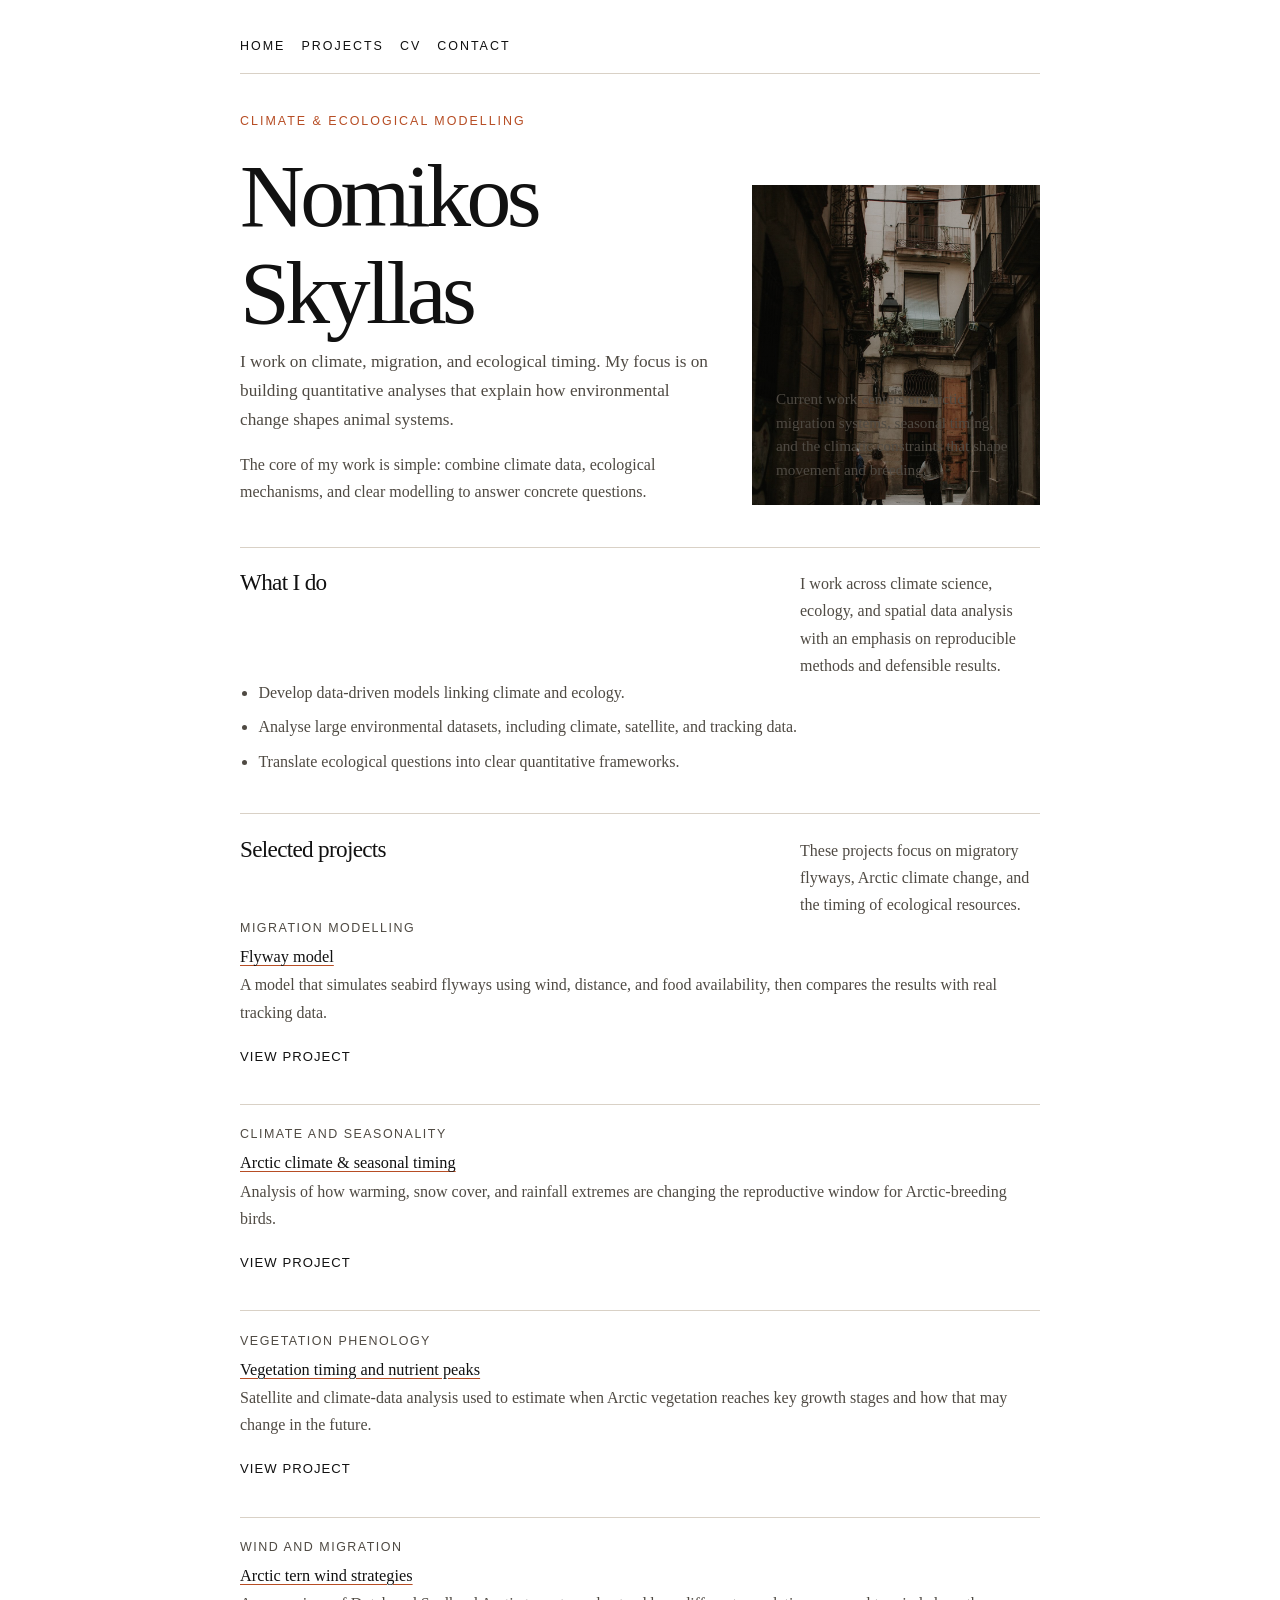
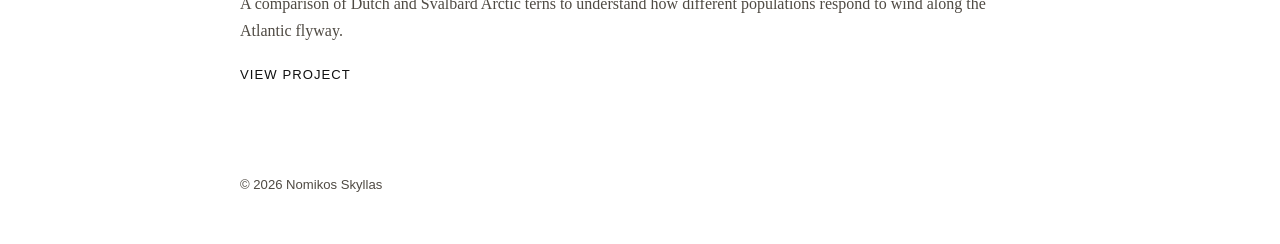
<file: index.html>
<!DOCTYPE html>
<html lang="en">
<head>
  <meta charset="UTF-8" />
  <meta name="viewport" content="width=device-width, initial-scale=1.0" />
  <meta
    name="description"
    content="Portfolio website for Nomikos Skyllas, climate and ecological modelling specialist."
  />
  <title>Nomikos Skyllas | Home</title>
  <link rel="stylesheet" href="assets/css/style.css" />
</head>
<body>
  <header>
    <nav aria-label="Primary">
      <a href="index.html">Home</a>
      <a href="projects.html">Projects</a>
      <a href="cv.html">CV</a>
      <a href="contact.html">Contact</a>
    </nav>
  </header>

  <main>
    <section class="home-hero">
      <div class="hero-grid">
        <div class="hero-copy">
          <p class="role">Climate &amp; Ecological Modelling</p>
          <h1>Nomikos Skyllas</h1>
          <p class="lead">
            I work on climate, migration, and ecological timing. My focus is on
            building quantitative analyses that explain how environmental change
            shapes animal systems.
          </p>
          <p>
            The core of my work is simple: combine climate data, ecological
            mechanisms, and clear modelling to answer concrete questions.
          </p>
        </div>
        <aside class="hero-aside" aria-label="Visual introduction">
          <p class="hero-note">
            Current work centers on Arctic migration systems, seasonal timing, and
            the climatic constraints that shape movement and breeding.
          </p>
        </aside>
      </div>
    </section>

    <section>
      <div class="section-heading">
        <h2>What I do</h2>
        <p>
          I work across climate science, ecology, and spatial data analysis with an
          emphasis on reproducible methods and defensible results.
        </p>
      </div>
      <ul>
        <li>Develop data-driven models linking climate and ecology.</li>
        <li>Analyse large environmental datasets, including climate, satellite, and tracking data.</li>
        <li>Translate ecological questions into clear quantitative frameworks.</li>
      </ul>
    </section>

    <section>
      <div class="section-heading">
        <h2>Selected projects</h2>
        <p>
          These projects focus on migratory flyways, Arctic climate change, and the
          timing of ecological resources.
        </p>
      </div>
      <div class="project-list">
        <article class="project project-item">
          <p class="project-meta">Migration modelling</p>
          <h3><a href="projects/flyway-model.html">Flyway model</a></h3>
          <p>
            A model that simulates seabird flyways using wind, distance, and food
            availability, then compares the results with real tracking data.
          </p>
          <p><a class="project-link" href="projects/flyway-model.html">View project</a></p>
        </article>

        <article class="project project-item">
          <p class="project-meta">Climate and seasonality</p>
          <h3><a href="projects/arctic-climate.html">Arctic climate &amp; seasonal timing</a></h3>
          <p>
            Analysis of how warming, snow cover, and rainfall extremes are changing the
            reproductive window for Arctic-breeding birds.
          </p>
          <p><a class="project-link" href="projects/arctic-climate.html">View project</a></p>
        </article>

        <article class="project project-item">
          <p class="project-meta">Vegetation phenology</p>
          <h3><a href="projects/ecological-modelling.html">Vegetation timing and nutrient peaks</a></h3>
          <p>
            Satellite and climate-data analysis used to estimate when Arctic vegetation
            reaches key growth stages and how that may change in the future.
          </p>
          <p><a class="project-link" href="projects/ecological-modelling.html">View project</a></p>
        </article>

        <article class="project project-item">
          <p class="project-meta">Wind and migration</p>
          <h3><a href="projects/arctic-terns.html">Arctic tern wind strategies</a></h3>
          <p>
            A comparison of Dutch and Svalbard Arctic terns to understand how different
            populations respond to wind along the Atlantic flyway.
          </p>
          <p><a class="project-link" href="projects/arctic-terns.html">View project</a></p>
        </article>
      </div>
    </section>
  </main>

  <footer>
    <p>&copy; 2026 Nomikos Skyllas</p>
  </footer>
</body>
</html>
</file>
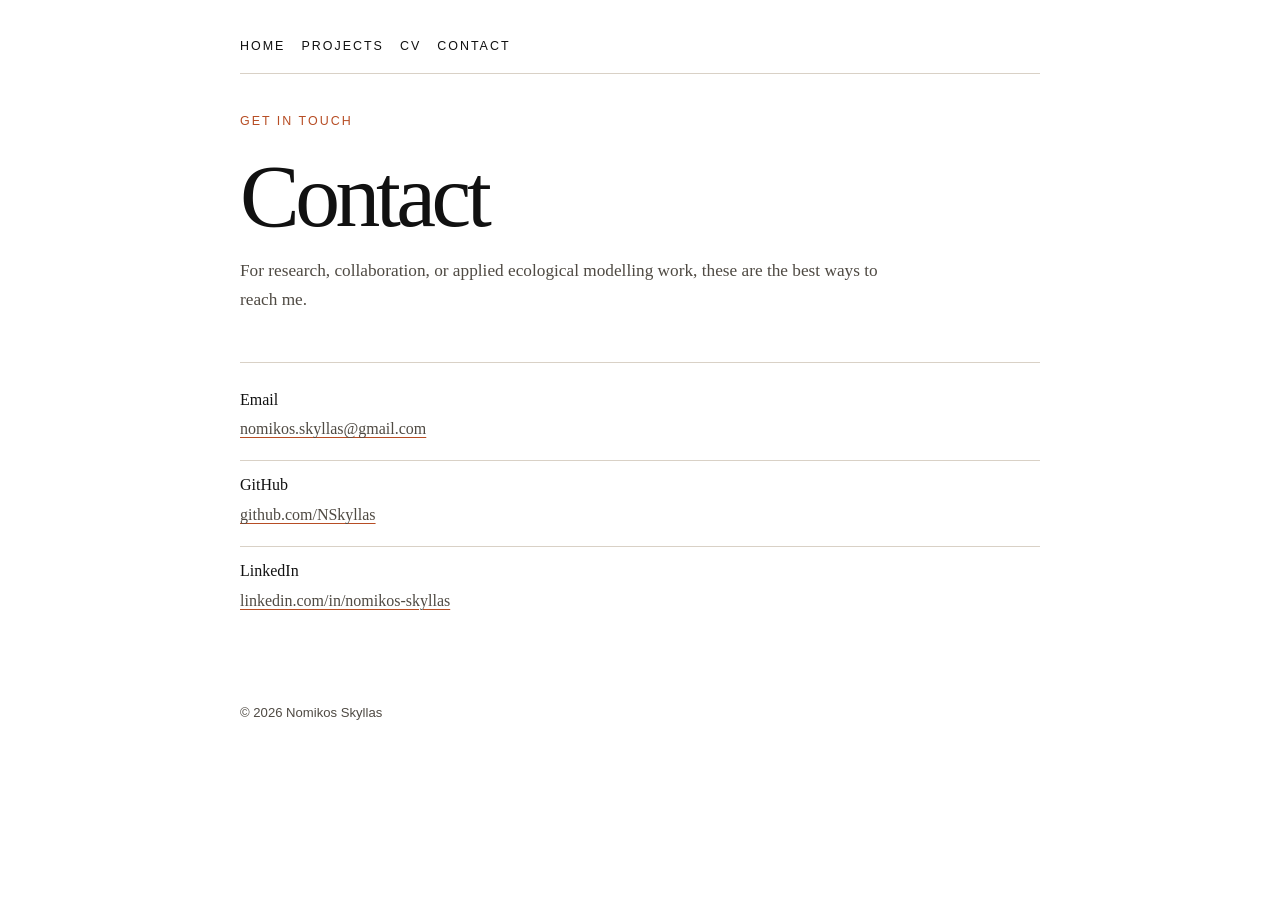
<file: contact.html>
<!DOCTYPE html>
<html lang="en">
<head>
  <meta charset="UTF-8" />
  <meta name="viewport" content="width=device-width, initial-scale=1.0" />
  <meta
    name="description"
    content="Contact details for Nomikos Skyllas."
  />
  <title>Nomikos Skyllas | Contact</title>
  <link rel="stylesheet" href="assets/css/style.css" />
</head>
<body>
  <header>
    <nav aria-label="Primary">
      <a href="index.html">Home</a>
      <a href="projects.html">Projects</a>
      <a href="cv.html">CV</a>
      <a href="contact.html">Contact</a>
    </nav>
  </header>

  <main>
    <section class="page-intro">
      <p class="eyebrow">Get in touch</p>
      <h1>Contact</h1>
      <p class="lead">
        For research, collaboration, or applied ecological modelling work, these are
        the best ways to reach me.
      </p>
    </section>

    <section>
      <ul class="contact-list">
        <li>
          <strong>Email</strong>
          <a href="mailto:nomikos.skyllas@gmail.com">nomikos.skyllas@gmail.com</a>
        </li>
        <li>
          <strong>GitHub</strong>
          <a href="https://github.com/NSkyllas">github.com/NSkyllas</a>
        </li>
        <li>
          <strong>LinkedIn</strong>
          <a href="https://linkedin.com/in/nomikos-skyllas">linkedin.com/in/nomikos-skyllas</a>
        </li>
      </ul>
    </section>
  </main>

  <footer>
    <p>&copy; 2026 Nomikos Skyllas</p>
  </footer>
</body>
</html>
</file>
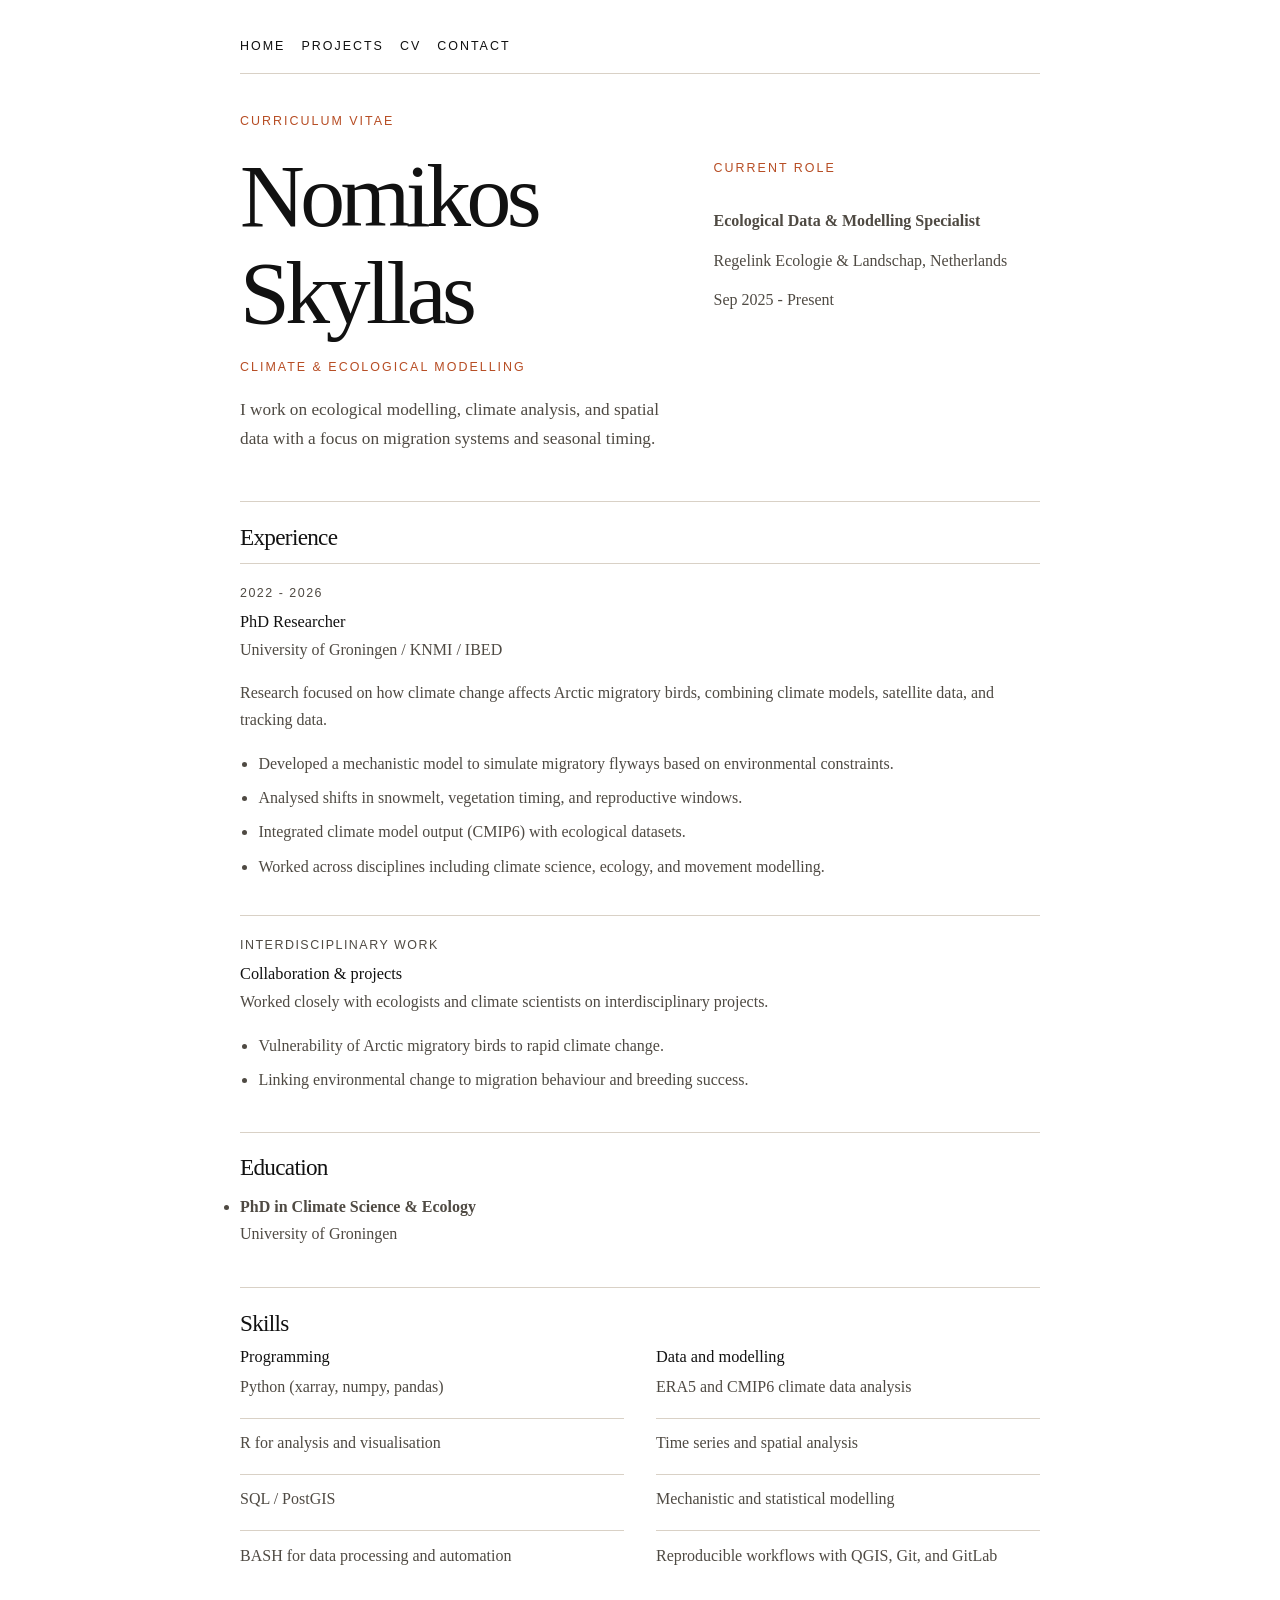
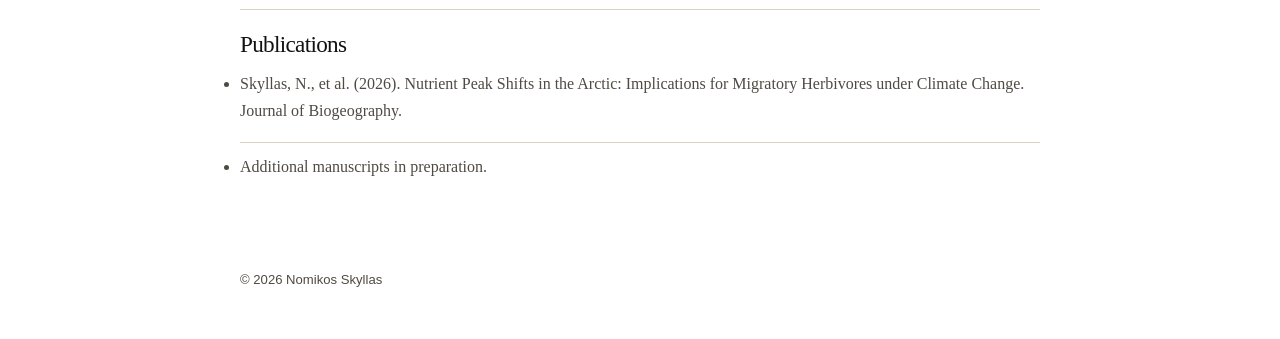
<file: cv.html>
<!DOCTYPE html>
<html lang="en">
<head>
  <meta charset="UTF-8" />
  <meta name="viewport" content="width=device-width, initial-scale=1.0" />
  <meta
    name="description"
    content="CV for Nomikos Skyllas."
  />
  <title>Nomikos Skyllas | CV</title>
  <link rel="stylesheet" href="assets/css/style.css" />
</head>
<body>
  <header>
    <nav aria-label="Primary">
      <a href="index.html">Home</a>
      <a href="projects.html">Projects</a>
      <a href="cv.html">CV</a>
      <a href="contact.html">Contact</a>
    </nav>
  </header>

  <main>
    <section class="page-intro">
      <p class="eyebrow">Curriculum vitae</p>
      <div class="cv-intro">
        <div>
          <h1>Nomikos Skyllas</h1>
          <p class="role">Climate &amp; Ecological Modelling</p>
          <p class="lead">
            I work on ecological modelling, climate analysis, and spatial data with a
            focus on migration systems and seasonal timing.
          </p>
        </div>
        <div class="cv-summary">
          <p><span class="meta-label">Current role</span></p>
          <p><strong>Ecological Data &amp; Modelling Specialist</strong></p>
          <p>Regelink Ecologie &amp; Landschap, Netherlands</p>
          <p>Sep 2025 - Present</p>
        </div>
      </div>
    </section>

    <section>
      <h2>Experience</h2>

      <article class="entry">
        <p class="entry-meta">2022 - 2026</p>
        <h3>PhD Researcher</h3>
        <p>University of Groningen / KNMI / IBED</p>
        <p>
          Research focused on how climate change affects Arctic migratory birds, combining
          climate models, satellite data, and tracking data.
        </p>
        <ul>
          <li>Developed a mechanistic model to simulate migratory flyways based on environmental constraints.</li>
          <li>Analysed shifts in snowmelt, vegetation timing, and reproductive windows.</li>
          <li>Integrated climate model output (CMIP6) with ecological datasets.</li>
          <li>Worked across disciplines including climate science, ecology, and movement modelling.</li>
        </ul>
      </article>

      <article class="entry">
        <p class="entry-meta">Interdisciplinary work</p>
        <h3>Collaboration &amp; projects</h3>
        <p>
          Worked closely with ecologists and climate scientists on interdisciplinary
          projects.
        </p>
        <ul>
          <li>Vulnerability of Arctic migratory birds to rapid climate change.</li>
          <li>Linking environmental change to migration behaviour and breeding success.</li>
        </ul>
      </article>
    </section>

    <section>
      <h2>Education</h2>
      <ul class="plain-list">
        <li>
          <strong>PhD in Climate Science &amp; Ecology</strong><br />
          University of Groningen
        </li>
      </ul>
    </section>

    <section>
      <h2>Skills</h2>
      <div class="two-column">
        <div>
          <h3>Programming</h3>
          <ul class="skills-list">
            <li>Python (xarray, numpy, pandas)</li>
            <li>R for analysis and visualisation</li>
            <li>SQL / PostGIS</li>
            <li>BASH for data processing and automation</li>
          </ul>
        </div>
        <div>
          <h3>Data and modelling</h3>
          <ul class="skills-list">
            <li>ERA5 and CMIP6 climate data analysis</li>
            <li>Time series and spatial analysis</li>
            <li>Mechanistic and statistical modelling</li>
            <li>Reproducible workflows with QGIS, Git, and GitLab</li>
          </ul>
        </div>
      </div>
    </section>

    <section>
      <h2>Publications</h2>
      <ul class="plain-list">
        <li>
          Skyllas, N., et al. (2026). Nutrient Peak Shifts in the Arctic: Implications for
          Migratory Herbivores under Climate Change. Journal of Biogeography.
        </li>
        <li>Additional manuscripts in preparation.</li>
      </ul>
    </section>
  </main>

  <footer>
    <p>&copy; 2026 Nomikos Skyllas</p>
  </footer>
</body>
</html>
</file>
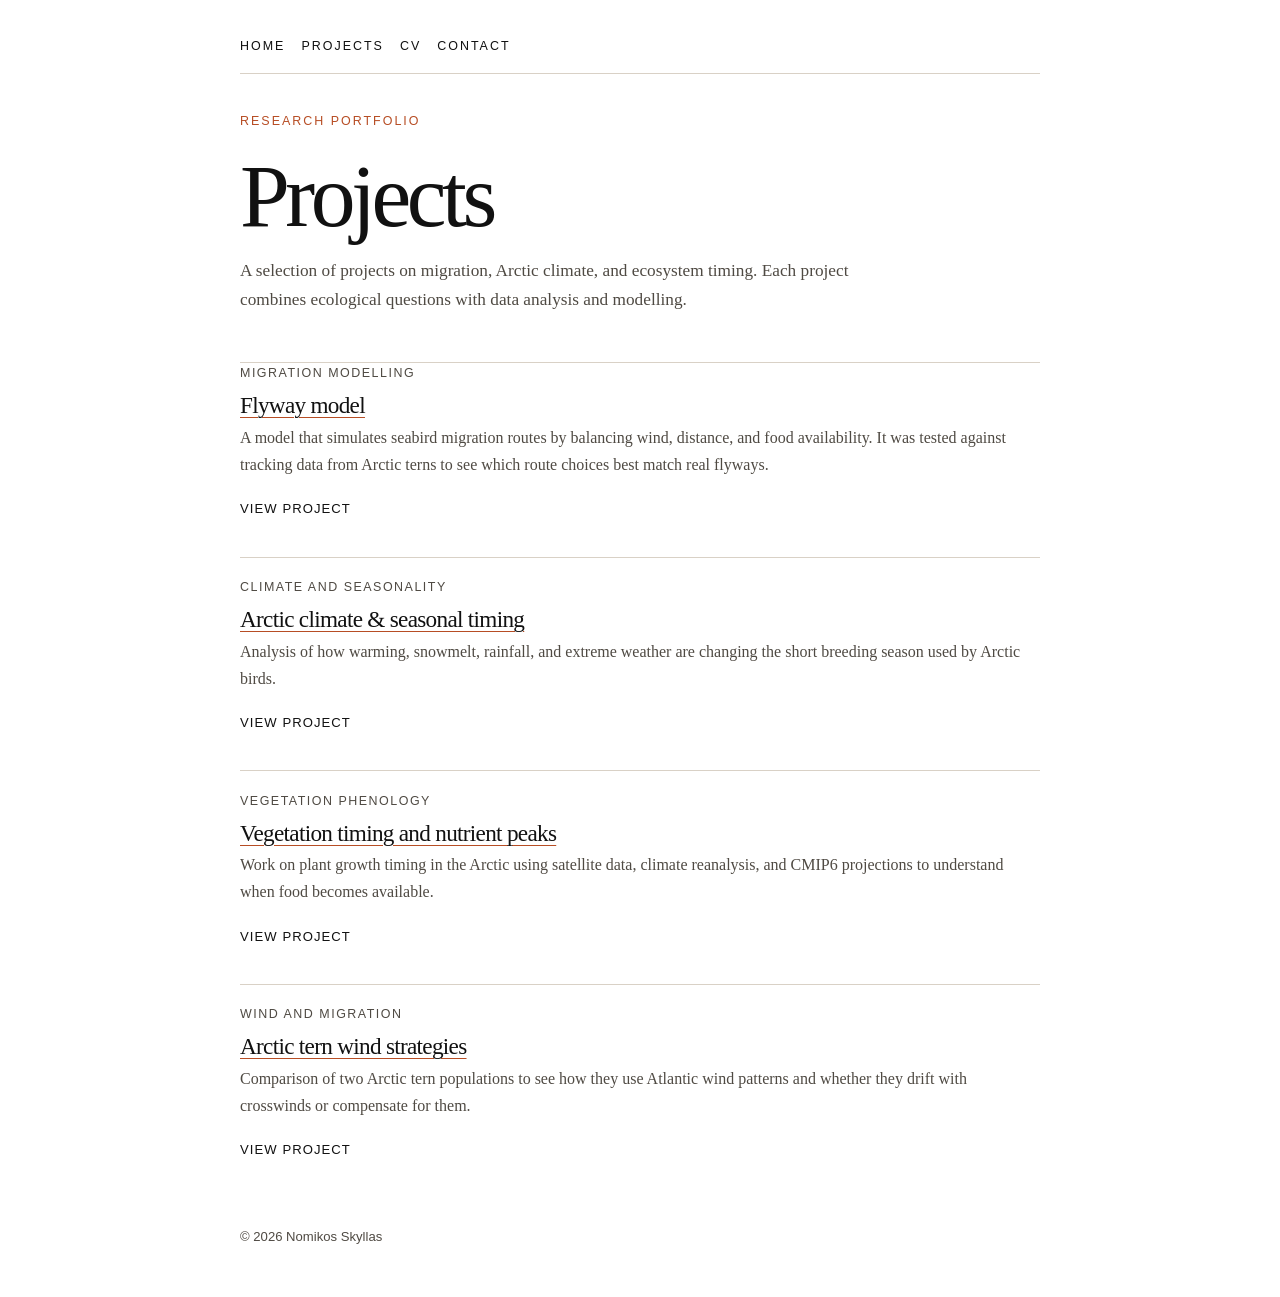
<file: projects.html>
<!DOCTYPE html>
<html lang="en">
<head>
  <meta charset="UTF-8" />
  <meta name="viewport" content="width=device-width, initial-scale=1.0" />
  <meta
    name="description"
    content="Project overview for Nomikos Skyllas."
  />
  <title>Nomikos Skyllas | Projects</title>
  <link rel="stylesheet" href="assets/css/style.css" />
</head>
<body>
  <header>
    <nav aria-label="Primary">
      <a href="index.html">Home</a>
      <a href="projects.html">Projects</a>
      <a href="cv.html">CV</a>
      <a href="contact.html">Contact</a>
    </nav>
  </header>

  <main>
    <section class="page-intro">
      <p class="eyebrow">Research portfolio</p>
      <h1>Projects</h1>
      <p class="lead">
        A selection of projects on migration, Arctic climate, and ecosystem timing.
        Each project combines ecological questions with data analysis and modelling.
      </p>
    </section>

    <section class="project-list">
      <article class="project project-item">
        <p class="project-meta">Migration modelling</p>
        <h2><a href="projects/flyway-model.html">Flyway model</a></h2>
        <p>
          A model that simulates seabird migration routes by balancing wind, distance,
          and food availability. It was tested against tracking data from Arctic terns
          to see which route choices best match real flyways.
        </p>
        <p><a class="project-link" href="projects/flyway-model.html">View project</a></p>
      </article>

      <article class="project project-item">
        <p class="project-meta">Climate and seasonality</p>
        <h2><a href="projects/arctic-climate.html">Arctic climate &amp; seasonal timing</a></h2>
        <p>
          Analysis of how warming, snowmelt, rainfall, and extreme weather are changing
          the short breeding season used by Arctic birds.
        </p>
        <p><a class="project-link" href="projects/arctic-climate.html">View project</a></p>
      </article>

      <article class="project project-item">
        <p class="project-meta">Vegetation phenology</p>
        <h2><a href="projects/ecological-modelling.html">Vegetation timing and nutrient peaks</a></h2>
        <p>
          Work on plant growth timing in the Arctic using satellite data, climate
          reanalysis, and CMIP6 projections to understand when food becomes available.
        </p>
        <p><a class="project-link" href="projects/ecological-modelling.html">View project</a></p>
      </article>

      <article class="project project-item">
        <p class="project-meta">Wind and migration</p>
        <h2><a href="projects/arctic-terns.html">Arctic tern wind strategies</a></h2>
        <p>
          Comparison of two Arctic tern populations to see how they use Atlantic wind
          patterns and whether they drift with crosswinds or compensate for them.
        </p>
        <p><a class="project-link" href="projects/arctic-terns.html">View project</a></p>
      </article>
    </section>
  </main>

  <footer>
    <p>&copy; 2026 Nomikos Skyllas</p>
  </footer>
</body>
</html>
</file>
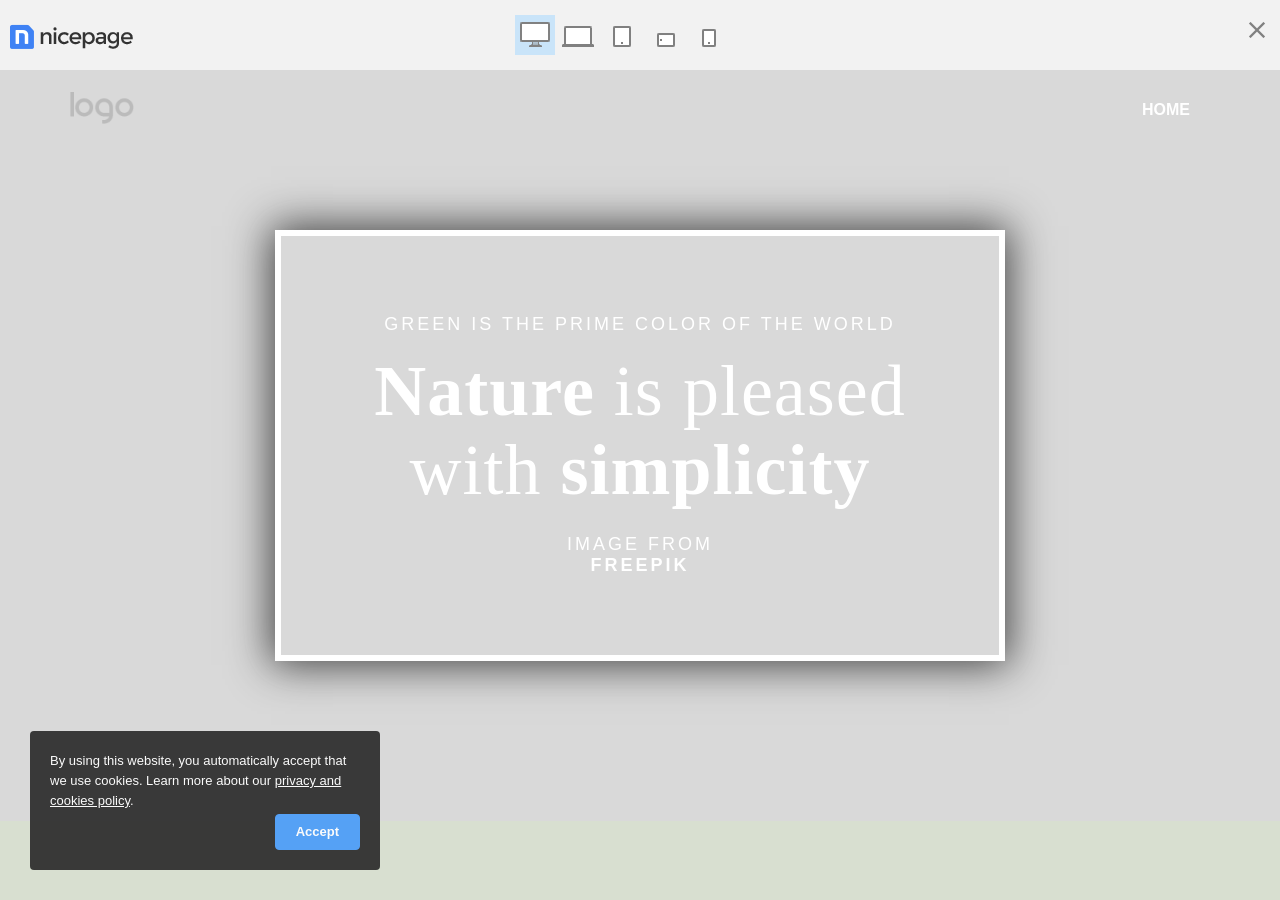
<file: assets/Beauty simplicity of nature HTML Template Live Demo.html>
<!DOCTYPE html>
<!-- saved from url=(0092)https://nicepage.com/html-templates/preview/beauty-simplicity-of-nature-80962?device=desktop -->
<html lang="en-US" class="hide-scroll"><head><meta http-equiv="Content-Type" content="text/html; charset=UTF-8"><style id="easylist-cosmetic-styles">
div[id^="zergnet-widget"], a[href^="https://go.goaserv.com/"], a[href^="https://twinrdsrv.com/"], [data-testid="adBanner-wrapper"], a[href^="https://go.admjmp.com"], a[href^="https://identicaldrench.com/"], a[href^="https://tc.tradetracker.net/"] > img, gpt-ad, [data-d-ad-id], a[href^="https://financeads.net/tc.php?"], app-advertisement, div[id^="mrec-leaderboard-"], [id^="ad-wrap-"], a[href^="https://get.surfshark.net/aff_c?"][href*="&aff_id="] > img, a[href^="https://track.ultravpn.com/"], ad-slot, [href^="https://affiliate.fastcomet.com/"] > img, a[href^="https://pb-imc.com/"], [data-cl-spot-id], [href^="https://www.restoro.com/"], a[href^="https://gml-grp.com/"], a[href^="https://go.bushheel.com/"], a[href^="https://go.grinsbest.com/"], a[href^="https://lijavaxa.com/"], a[href^="https://s.zlink7.com/"], a[href^="https://combodef.com/"], a[href^="https://go.tmrjmp.com"], span[id^="ezoic-pub-ad-placeholder-"], [href^="https://www.brighteonstore.com/products/"] img, a[href^="https://go.markets.com/visit/?bta="], [data-desktop-ad-id], a[href^="https://a.medfoodhome.com/"], a[href^="//go.eabids.com/"], img[src^="https://images.purevpnaffiliates.com"], a[href^="https://www.liquidfire.mobi/"], [data-template-type="nativead"], a[href^="https://wmctjd.com/"], a[href^="https://www.highperformancecpmgate.com/"], a[href^="https://fastestvpn.com/lifetime-special-deal?a_aid="], a[href^="https://ad.doubleclick.net/"], a[href^="https://go.xlivrdr.com"], a[href^="https://join.sexworld3d.com/track/"], a[href^="https://prf.hn/click/"][href*="/adref:"] > img, a[href^="https://rixofa.com/"], a[href^="https://black77854.com/"], div[data-adunit-path], a[href^="https://join.virtualtaboo.com/track/"], div[id^="st"][style^="z-index: 999999999;"], [href^="https://www.mypatriotsupply.com/"] > img, div[data-ad-wrapper], span[data-ez-ph-id], div[ow-ad-unit-wrapper], [href="https://chaturbate.jjgirls.com/"] > img, a[href^="https://italarizege.xyz/"], [href^="https://track.aftrk1.com/"], a[href^="https://www.dating-finder.com/?ai_d="], a[href^="https://adultfriendfinder.com/go/"], a[href^="https://click.Ggpickaff.com/"], guj-ad, topadblock, [href^="https://istlnkcl.com/"], div[id^="google_dfp_"], a[href^="http://www.adultempire.com/unlimited/promo?"][href*="&partner_id="], a[href^="https://lead1.pl/"], [data-ad-name], [data-type="ad-vertical"], [href="https://jdrucker.com/gold"] > img, [href^="https://go.xlrdr.com"], [href^="http://mypillow.com/"] > img, a[href^="https://clickins.slixa.com/"], div[data-ad-region], a[href^="https://ad.zanox.com/ppc/"] > img, img[src^="https://s-img.adskeeper.com/"], a[href^="https://t.ajump1.com/"], a[href^="https://trk.nfl-online-streams.club/"], a[href^="http://sarcasmadvisor.com/"], [data-block-type="ad"], a[href^="https://s.zlinkn.com/"], a[href^="https://www.effectiveratecpm.com/"], div[id^="adspot-"], a[href^="https://landing.brazzersnetwork.com/"], a[href^="http://www.h4trck.com/"], a[href*=".adsrv.eacdn.com/"], a[href^="https://lnkxt.bannerator.com/"], [data-mobile-ad-id], [href^="https://aads.com/campaigns/"], a[href^="https://pb-track.com/"], [href^="https://glersakr.com/"], a[href^="https://go.bbrdbr.com"], a[href^="https://click.dtiserv2.com/"], [href="//sexcams.plus/"], [href$="/sexdating.php"], a[href^="https://explore-site.com/"], ps-connatix-module, a[href^="https://www.toprevenuegate.com/"], div[id^="ad-position-"], a[href^="https://click.linksynergy.com/fs-bin/"] > img, broadstreet-zone-container, a[href^="https://a2.adform.net/"], a[href^="https://believessway.com/"], [data-dynamic-ads], a[href^="https://in.rabbtrk.com/"], a[href^="https://paid.outbrain.com/network/redir?"], [href^="https://www.profitablegatecpm.com/"], a[href^="https://twinrdsyte.com/"], [href^="https://www.targetingpartner.com/"], a[href^="https://1winpb.com/"], a[href*="&maxads="], a[href^="https://tatrck.com/"], a[href^="http://trk.globwo.online/"], amp-connatix-player, div[id^="adngin-"], a[href*=".foxqck.com/"], a[href^="https://t.ajrkm1.com/"], div[id^="apn_native_ad_slot_"], a[href^="https://ndt5.net/"], div[id^="taboola-stream-"], a[href^="https://www.financeads.net/tc.php?"], a[href^="https://123-stream.org/"], a[href^="https://a-ads.com/"], a[href^="https://go.xtbaffiliates.com/"], a[href^="http://tc.tradetracker.net/"] > img, a[href*=".g2afse.com/"], a[href^="https://a.bestcontentweb.top/"], a[href^="https://go.rmishe.com/"], a[href^="https://iqbroker.com/"][href*="?aff="], a[href^="https://svb-analytics.trackerrr.com/"], a[href^="https://t.adating.link/"], a[href^="http://avthelkp.net/"], a[href^="https://6-partner.com/"], a[href^="https://www.infowarsstore.com/"] > img, display-ads, a[href^="http://revolvemockerycopper.com/"], a[href^="https://offhandpump.com/"], a[data-oburl^="https://paid.outbrain.com/network/redir?"], a[href^="https://go.etoro.com/"] > img, a[href^="https://track.aftrk5.com/"], aside[id^="adrotate_widgets-"], [href^="https://www.hostg.xyz/"] > img, a[href^="https://go.xxxvjmp.com/"], a[href^="https://s.ma3ion.com/"], [href^="https://www.mypillow.com/"] > img, a[href^="https://ismlks.com/"], a[href^="https://track.totalav.com/"], div[data-contentexchange-widget], div[data-id-advertdfpconf], div[id^="adrotate_widgets-"], a[href^="https://syndicate.contentsserved.com/"], amp-fx-flying-carpet, div[class^="Adstyled__AdWrapper-"], a[href^="https://datewhisper.life/"], a[href^="https://ads.planetwin365affiliate.com/"], a[href^="https://go.hpyrdr.com/"], [href^="https://mypatriotsupply.com/"] > img, a[href^="https://pubads.g.doubleclick.net/"], a[href*=".engine.adglare.net/"], a[href^="https://1betandgonow.com/"], [id^="div-gpt-ad"], [href^="https://shiftnetwork.infusionsoft.com/go/"] > img, a[data-redirect^="https://paid.outbrain.com/network/redir?"], a[href^="https://a.adtng.com/"], a[href^="https://jaxofuna.com/"], a[href*="/jump/next.php?r="], [id^="section-ad-banner"], a[href^="https://clicks.pipaffiliates.com/"], a[href^="https://streamate.com/landing/click/"], a-ad, a[href^="https://porntubemate.com/"], a[href^="https://mmwebhandler.aff-online.com/"], a[href^="https://snowdayonline.xyz/"], a[href^="https://t.acam.link/"], a[href^="https://www.bet365.com/"][href*="affiliate="], a[href^="https://zirdough.net/"], a[onmousedown^="this.href='https://paid.outbrain.com/network/redir?"], a[href^="//s.zlinkd.com/"], bottomadblock, [data-wpas-zoneid], [onclick*="content.ad/"], a[href^="https://bongacams2.com/track?"], a[href^="https://www.brazzersnetwork.com/landing/"], div[data-ad-targeting], a[href^="https://track.1234sd123.com/"], a[href^="https://activate-game.com/"], [data-adbridg-ad-class], a[href^="https://best-experience-cool.com/"], a[href^="http://cam4com.go2cloud.org/aff_c?"], a[href^="https://click.hoolig.app/"], a[href^="https://ak.psaltauw.net/"], [data-revive-zoneid], a[href*=".cfm?domain="][href*="&fp="], a[href^="https://clixtrac.com/"], a[href^="https://syndication.exoclick.com/"], a[href^="https://www.dating-finder.com/signup/?ai_d="], a[href^="https://www.nutaku.net/signup/landing/"], [onclick^="location.href='https://1337x.vpnonly.site/"], div[id^="ad_position_"], a[href^="https://www8.smartadserver.com/"], div[id^="gpt_ad_"], [id^="ad_slider"], div[id^="sticky_ad_"], a[href^="https://prf.hn/click/"][href*="/camref:"] > img, a[href^="https://sexynearme.com/"], a[href^="https://myclick-2.com/"], a[href^="https://www.get-express-vpn.com/offer/"], amp-embed[type="taboola"], [href^="https://ap.octopuspop.com/click/"] > img, a[href^=" https://www.friendlyduck.com/AF_"], a[href^="https://juicyads.in/"], a[href^="https://bc.game/"], [href^="https://www.herbanomic.com/"] > img, a[href^="https://s.cant3am.com/"], [href^="https://ad.admitad.com/"], [href^="https://url.totaladblock.com/"], a[href^="https://camfapr.com/landing/click/"], div[id*="ScriptRoot"], a[href^="https://banners.livepartners.com/"], AMP-AD, [data-rc-widget], a[href^="https://losingoldfry.com/"], a[href^="https://s.zlinkr.com/"], a[href^="https://go.xxxjmp.com"], a[href^="https://ctjdwm.com/"], a[href^="https://wittered-mainging.com/"], [href^="https://awbbjmp.com/"], a[href^="https://www.highcpmrevenuenetwork.com/"], DFP-AD, atf-ad-slot, div[aria-label="Ads"], [href^="https://rpwmct.com/"], [data-id^="div-gpt-ad"], a[href^="https://claring-loccelkin.com/"], a[href^="https://ads.leovegas.com/"], div[data-alias="300x250 Ad 2"], [data-asg-ins], a[href^="https://aj1070.online/"], div[data-adname], [data-testid="prism-ad-wrapper"], [href^="https://antiagingbed.com/discount/"] > img, [href^="https://zone.gotrackier.com/"], a[href^="http://com-1.pro/"], a[href^="https://click.candyoffers.com/"], a[href^="https://slkmis.com/"], [href^="https://ad1.adfarm1.adition.com/"], a[href*="//jjgirls.com/sex/Chaturbate"], a[href^="https://www.purevpn.com/"][href*="&utm_source=aff-"], a[href^="https://ads.betfair.com/redirect.aspx?"], div[class$="-adlabel"], div[id^="crt-"][style], a[href^="https://ausoafab.net/"], a[href^="http://stickingrepute.com/"], a[href^="https://ctrdwm.com/"], [data-adblockkey], [class^="adDisplay-module"], a[href^="https://osfultrbriolenai.info/"], a[href^="https://t.aslnk.link/"], [data-testid^="taboola-"], a[href^="//hoodingluster.com/"], a[href^="https://www.geekbuying.com/dynamic-ads/"], [href^="https://track.fiverr.com/visit/"] > img, a[href^="https://fc.lc/ref/"], a[href^="https://go.cmtaffiliates.com/"], a[href^="https://www.mrskin.com/account/"], [data-ad-width], a[href^="https://get-link.xyz/"], a[href^="https://a.bestcontentfood.top/"], [href^="http://www.mypillow.com/"] > img, a[href^="https://www.onlineusershielder.com/"], [href^="https://wsup.ai/"], a[href^="https://a.candyai.love/"], amp-ad-custom, a[href^="https://voluum.prom-xcams.com/"], app-ad, a[href^="https://go.xlviiirdr.com"], div[id^="vuukle-ad-"], a[href^="https://clickadilla.com/"], a[href^="https://www.friendlyduck.com/AF_"], [href^="https://optimizedelite.com/"] > img, a[href^="https://tracker.loropartners.com/"], a[style="width:100%;height:100%;z-index:10000000000000000;position:absolute;top:0;left:0;"], a[href^="https://golinks.work/"], div[data-adzone], a[href^="https://bongacams10.com/track?"], a[href^="https://join.bannedsextapes.com/track/"], a[href^="https://playnano.online/offerwalls/?ref="], a[href^="https://join.virtuallust3d.com/"], a[href^="https://quotationfirearmrevision.com/"], [data-freestar-ad][id], [href^="https://rapidgator.net/article/premium/ref/"], a[href^="https://go.skinstrip.net"][href*="?campaignId="], a[href^="https://go.xxxiijmp.com"], a[href^="https://go.hpyjmp.com"], [href^="https://charmingdatings.life/"], a[href^="https://go.xlvirdr.com"], a[href^="https://go.rmhfrtnd.com"], [href^="https://ilovemyfreedoms.com/landing-"], a[href^="https://ab.advertiserurl.com/aff/"], a[href^="https://pb-front.com/"], a[href^="https://loboclick.com/"], a[href^="https://stardomcoit.com/"], a[href^="https://go.mnaspm.com/"], a[href^="https://www.adskeeper.com"], a[href^="https://www.sheetmusicplus.com/"][href*="?aff_id="], a[href^="http://annulmentequitycereals.com/"], [href^="https://zstacklife.com/"] img, a[href^="https://billing.purevpn.com/aff.php"] > img, a[href^="https://getmatchedlocally.com/"], a[href^="https://go.dmzjmp.com"], a[href^="https://random-affiliate.atimaze.com/"], div[id^="div-ads-"], a[href^="https://go.xxxijmp.com"], [data-css-class="dfp-inarticle"], [data-testid="commercial-label-taboola"], a[href^="https://a.bestcontentoperation.top/"], a[href^="https://go.nordvpn.net/aff"] > img, [data-advadstrackid], a[href^="https://tour.mrskin.com/"], iframe[scrolling="no"][sandbox*="allow-popups allow-modals"][style^="width: 100%; height: 100%; border: none;"], a[href^="https://go.xlirdr.com"], a[href^="https://syndication.dynsrvtbg.com/"], a[href^="http://join.brokestraightboys.com/track/"], a[href^="http://adultfriendfinder.com/go/"], a[href^="https://www.googleadservices.com/pagead/aclk?"] > img, zeus-ad, div[data-dfp-id], a[href^="https://bngprm.com/"], a[href^="https://torguard.net/aff.php"] > img, div[id*="MarketGid"], ins.adsbygoogle[data-ad-client], a[href^="https://engine.phn.doublepimp.com/"], a[href^="https://upsups.click/"], [class^="tile-picker__CitrusBannerContainer-sc-"], a[href*="//daichoho.com/"], a[href^="https://trk.softonixs.xyz/"], a[href^="https://track.wg-aff.com"], a[href^="https://www.goldenfrog.com/vyprvpn?offer_id="][href*="&aff_id="], [class^="s2nPlayer"], div[id^="optidigital-adslot"], [class^="amp-ad-"], hl-adsense, [data-testid="ad_testID"], a[href^="https://join.dreamsexworld.com/"], div[id^="lazyad-"], [class^="div-gpt-ad"], a[href^="https://chaturbate.com/in/?"], a[href^="https://natour.naughtyamerica.com/track/"], a[href^="https://www.adxsrve.com/"], a[data-href^="http://ads.trafficjunky.net/"], div[id^="dfp-ad-"], a[href^="https://s.zlinkd.com/"], a[onclick^="window.location.replace('https://random-affiliate.atimaze.com/"], div[id^="div-gpt-"], a[href^="//stighoazon.com/"], [data-adshim], [href^="https://clicks.affstrack.com/"] > img, a[href^="http://li.blogtrottr.com/click?"], [href^="https://join3.bannedsextapes.com"], [name^="google_ads_iframe"], a[href^="//startgaming.net/tienda/" i], a[href^="http://bongacams.com/track?"], a[href^="https://a.medfoodsafety.com/"], [href^="https://mystore.com/"] > img, a[href^="https://cam4com.go2cloud.org/"], a[href^="https://service.bv-aff-trx.com/"], a[href^="https://track.afcpatrk.com/"], a[href^="https://tracking.avapartner.com/"], [data-taboola-options], amp-ad, a[href^="https://go.trackitalltheway.com/"], citrus-ad-wrapper, ins.adsbygoogle[data-ad-slot], a[href^="https://bngpt.com/"], a[href^="https://www.bang.com/?aff="], [data-identity="adhesive-ad"], [href^="https://turtlebids.irauctions.com/"] img, [href^="https://wct.link/click?"], [id^="ad_sky"], a[href^="https://dl-protect.net/"], a[href^="https://tm-offers.gamingadult.com/"], a[href^="https://hot-growngames.life/"], a[href^="https://traffdaq.com/"], a[href^="https://www.mrskin.com/tour"], div[data-alias="300x250 Ad 1"], [href^="http://clicks.totemcash.com/"], a[href^="http://www.iyalc.com/"], a[href^="https://adclick.g.doubleclick.net/"], [href^="https://www.avantlink.com/click.php"] img, ad-shield-ads, a[href^="https://go.xlviirdr.com"], a[href^="https://www.adultempire.com/"][href*="?partner_id="], a[href^="https://mediaserver.entainpartners.com/renderBanner.do?"], div[data-ad-placeholder], a[href^="https://bodelen.com/"], a[href^="https://track.aftrk3.com/"], app-large-ad, [data-m-ad-id], div[id^="ezoic-pub-ad-"], [data-role="tile-ads-module"], [data-ez-name], a[href^="https://gamingadlt.com/?offer="], a[href^="http://sneakyadministration.com/"], a[href^="https://ctosrd.com/"], [href^="https://mylead.global/stl/"] > img, [href^="https://www.cloudways.com/en/?id"], [data-ad-manager-id], [href^="https://mypillow.com/"] > img, a[href^="https://t.ajrkm3.com/"], a[href^="https://postback1win.com/"], AD-SLOT, a[href^="https://www.privateinternetaccess.com/"] > img, a[href^="http://www.friendlyduck.com/AF_"], div[id^="rc-widget-"], a[href^="http://partners.etoro.com/"], [data-testid^="section-AdRowBillboard"], a[href^="https://Click.ggpickaff.com/"], a[href^="https://aweptjmp.com/"], a[href^="https://helmethomicidal.com/"], [data-ad-cls], [href^="https://join.playboyplus.com/track/"], a[href^="https://awptjmp.com/"], a[href^="https://static.fleshlight.com/images/banners/"], a[href^="https://www.dql2clk.com/"], a[onmousedown^="this.href='https://paid.outbrain.com/network/redir?"] + .ob_source, a[href^="//ejitsirdosha.net/"], display-ad-component, a[href^="https://go.strpjmp.com/"], a[href^="https://s.eunow4u.com/"], [data-ad-module], [href^="https://groorsoa.net/"], [href^="https://join.girlsoutwest.com/"], a[href^="https://prf.hn/click/"][href*="/creativeref:"] > img, a[href^="https://s.zlink3.com/"], a[href^="https://track.adform.net/"], div[data-adunit], div[id^="ad-div-"], a[href^="https://serve.awmdelivery.com/"] { display: none !important; }</style> 
    <title>Beauty simplicity of nature HTML Template Live Demo</title>
    <meta name="Keywords">
    <meta name="Description">
    

    <link rel="shortcut icon" href="https://csite.nicepage.com/favicon.ico" type="image/x-icon">

    
    


    <meta name="viewport" content="initial-scale=1.0,maximum-scale=1.0,user-scalable=no,width=device-width">

<link rel="preconnect" href="https://csite.nicepage.com/">
<link rel="preconnect" href="https://capp.nicepage.com/">
<link rel="preconnect" href="https://fonts.googleapis.com/">
<link rel="preconnect" href="https://www.googletagmanager.com/">
<link rel="preconnect" href="https://images01.nicepagecdn.com/">
<link rel="preconnect" href="https://images03.nicepagecdn.com/">
<link rel="preconnect" href="https://fonts.gstatic.com/" crossorigin="anonymous">


<script type="text/javascript" async="" src="./Beauty simplicity of nature HTML Template Live Demo_files/js"></script><script type="text/javascript" integrity="sha384-d/yhnowERvm+7eCU79T/bYjOiMmq4F11ElWYLmt0ktvYEVgqLDazh4+gW9CKMpYW" crossorigin="anonymous" async="" src="./Beauty simplicity of nature HTML Template Live Demo_files/amplitude-5.2.2-min.gz.js"></script><script async="" src="./Beauty simplicity of nature HTML Template Live Demo_files/gtm.js"></script><script src="./Beauty simplicity of nature HTML Template Live Demo_files/251025992170426" async=""></script><script async="" src="./Beauty simplicity of nature HTML Template Live Demo_files/fbevents.js"></script><script src="./Beauty simplicity of nature HTML Template Live Demo_files/main-libs.js"></script>
<link href="./Beauty simplicity of nature HTML Template Live Demo_files/main-libs.css" rel="stylesheet">


    <link rel="stylesheet" as="style" href="./Beauty simplicity of nature HTML Template Live Demo_files/css2" onload="this.onload=null;this.rel=&#39;stylesheet&#39;">
    <noscript>
        <link rel="stylesheet" href="https://fonts.googleapis.com/css2?family=Open+Sans:wght@200..900&family=Roboto:wght@200..900&display=swap">
    </noscript>





<script>
    window.isAuthenticated = 0;
    window.useExternalGtmCode = 0;
    window.clientUserId = 0;
    window.clientUserName = '';
    window.userCountryCode = '';
    window.logPageEvent = 1;
    window.userHasAdsParams = 0;
    window.utmSourceFromReferrer = 0;
    window.currentLang = '';
    window.baseUrl = 'html-templates';
    window.currentUrl = 'html-templates';
    window.np_userId = '';
    window.isAmplitudeInitialized = false;
    window.sha256Email = '';
    window.skipSetCountryCode = 0;

    function getCookieOrLocalStorage(name) {
        var nameEQ = name + "=";
        var ca = document.cookie.split(';');
        for (var i = 0; i < ca.length; i++) {
            var c = ca[i];
            while (c.charAt(0) == ' ') c = c.substring(1, c.length);
            if (c.indexOf(nameEQ) == 0) {
                return c.substring(nameEQ.length, c.length);
            }
        }
        var lsValue = localStorage.getItem(name);
        return !!lsValue;
    }

    function sendAnalyticsData(eventType, props, cb) {
        var json = { data: {} };
        json.userToken = np_userId;
        json.data.adsParams = $.cookie('AdsParameters');
        json.data.ga = $.cookie('_ga');
        json.data.gac = $.cookie('_gac_UA-88868916-2');
        json.data.userAgent = navigator.userAgent;
        json.data.eventType = eventType;
        json.data.props = props;
        $.ajax({
            'type': 'POST',
            'url': '/Feedback/SendAdsLog',
            'contentType': 'application/json; charset=utf-8',
            'data': JSON.stringify(json),
            'dataType': 'json',
            'complete': cb || function() {}
        });
    }

    function initializeAmplitudeUser() {
        if (isAmplitudeInitialized) {
            return;
        }
        isAmplitudeInitialized = true;

        if (clientUserId > 0)
        {
            identifyAmplitudeUser(clientUserId, clientUserName);
        }
        else
        {
            identifyAmplitudeUser(null);
        }
    }

    function sendAmplitudeAnalyticsData(eventName, eventProperties, userProperties, callback_function) {
        initializeAmplitudeUser();

        if (userProperties) {
            if(userProperties.utm_source || userProperties.utm_campaign) {
                var identify = new amplitude.Identify();
                identify.setOnce("utm_campaign", userProperties.utm_campaign);
                identify.setOnce("utm_source", userProperties.utm_source);
                identify.setOnce("utm_content", userProperties.utm_content);
                identify.setOnce("utm_group", userProperties.utm_group);
                identify.setOnce("utm_term", userProperties.utm_term);
                identify.setOnce("utm_page", userProperties.utm_page);
                identify.setOnce("utm_page2", userProperties.utm_page);
                identify.setOnce("referrer", userProperties.referrer);

                amplitude.getInstance().identify(identify);

                userProperties.utm_source_last = userProperties.utm_source;
                userProperties.utm_campaign_last = userProperties.utm_campaign;
                userProperties.utm_content_last = userProperties.utm_content;
                userProperties.utm_group_last = userProperties.utm_group;
                userProperties.utm_term_last = userProperties.utm_term;
                userProperties.utm_page_last = userProperties.utm_page;
            }

            var userProps = objectWithoutProperties(userProperties, ["utm_campaign", "utm_source","utm_content", "utm_term", "utm_page", "utm_group", "referrer"]);
            amplitude.getInstance().setUserProperties(userProps);
        }

        if (!eventProperties) {
            eventProperties = {};
        }

        eventProperties.WebSite = 'true';
        eventProperties.IsAuthenticated = window.isAuthenticated;
        eventProperties.country_code = getCountryCode();
        eventProperties.lang = window.currentLang || '';

        var fullPageUrl = window.location.pathname.split('?')[0];
        eventProperties.full_page_url = fullPageUrl;
        eventProperties.page_url = clearPageUrl(fullPageUrl);

        if (typeof callback_function === 'function') {
            amplitude.getInstance().logEvent(eventName, eventProperties, callback_function);
        } else {
            amplitude.getInstance().logEvent(eventName, eventProperties);
        }
    }

    function identifyAmplitudeUser(userId, token) {
        if (userId) {
            amplitude.getInstance().setUserProperties({
                "Token": token,
                "UserId": userId
            });
        }

        var identify = new amplitude.Identify();
        amplitude.getInstance().identify(identify);
        if (userId) {
            amplitude.getInstance().setUserId(userId);
        }
    }

    function getUtmParamsFromUrl() {
        var hash = window.location.hash;
        var url = new URL(window.location.href);
        if (hash && hash.indexOf('utm_') >= 0) {
            url = new URL(window.location.origin + window.location.pathname + hash.replace('#', '?'));
        }

        if (!url.searchParams) {
            return '';
        }
        return getUtmParams(url);
    }

    function hasGoogleIdFromUrl() {
        var url = new URL(window.location.href);
        if (!url.searchParams) {
            return false;
        }
        return !!url.searchParams.get('gclid');
    }

    function waitForDOMAndAmplitude(callback) {
        var domReady = false;
        var ampReady = false;
        let hasRun = false;

        function tryRun() {
            if (domReady && ampReady && !hasRun) {
                hasRun = true;
                callback();
            }
        }

        if (document.readyState === "loading") {
            document.addEventListener("DOMContentLoaded", function () {
                domReady = true;
                tryRun();
            });
        } else {
            domReady = true;
            tryRun();
        }

        window._onAmplitudeReady = function () {
            var urlParams = new URLSearchParams(window.location.search);
            var passedDeviceId = urlParams.get('amp_device_id');
            var amplitudeConfig = passedDeviceId ? { deviceId: passedDeviceId } : {};
            amplitude.getInstance().init("878f4709123a5451aff838c1f870b849", null, amplitudeConfig, function() {
                ampReady = true;
                tryRun();
            });
        };
    }

    function sendAnalyticsFromUrl(referrer, pageType) {
        var urlIsAvailable = typeof URL === "function" || (navigator.userAgent.indexOf('MSIE') !== -1 && typeof URL === 'object');
        if (!urlIsAvailable) {
            return;
        }

        var utmParams = getUtmParamsFromUrl();
        if (!utmParams) {
            return;
        }

        var gclidFromUrl = utmParams.gclid;
        var utmParamsFromUrl = !!utmParams.utmSource || !!utmParams.utmCampaign || !!utmParams.gclid;
        if (!utmParamsFromUrl && userHasAdsParams)
        {
            utmParams = getUtmParamsFromCookie();
        }

        var canLog = canLogToAmplitude(pageType);
        if (utmParamsFromUrl || utmSourceFromReferrer) {
            var fullPageUrl = window.location.pathname.split('?')[0];
            var pageUrl = clearPageUrl(fullPageUrl);
            var userProps = {
                "utm_source": utmParams.utmSource,
                "utm_campaign": utmParams.utmCampaign,
                "utm_content": utmParams.utmContent,
                "utm_group": utmParams.utmGroup,
                "utm_term": utmParams.utmTerm,
                "utm_page": getUtmPageValue(pageUrl),
                "utm_lang": window.currentLang || '',
                "referrer": referrer
            };

            if (gclidFromUrl) {
                var landingUrl = pageUrl.startsWith('/') && pageUrl !== '/' ? pageUrl.substr(1) : pageUrl;
                userProps.landing_page = landingUrl;

                var event = {
                    'Page': landingUrl,
                    'Url': window.location.href,
                    'utm_campaign_event': utmParams.utmCampaign,
                    'utm_group_event': utmParams.utmGroup

                }
                sendAmplitudeAnalyticsData('Landing Page', event, userProps);
            } else {
                var eventProps = {
                    "utm_source": utmParams.utmSource,
                    "utm_campaign": utmParams.utmCampaign,
                    "utm_content": utmParams.utmContent,
                    "utm_group": utmParams.utmGroup,
                    "utm_term": utmParams.utmTerm
                };

                if (utmParams.utmSource === "elastic") {
                    sendAmplitudeAnalyticsData('Email Click', eventProps);
                }

                if (canLog) {
                    sendAmplitudeAnalyticsData('Campaign', eventProps, userProps);
                }
            }
        }

        if (logPageEvent && canLog || (pageType === 'Pricing Page' && window.isValidCountry(true))) {
            var pageEventProps = {
                'type': pageType,
                'accepted_country': isValidCountry(),
                'force_log': !canLog
            };

            if (utmParams.gclid) {
                pageEventProps.googleClickId = utmParams.gclid;
            }

            sendAmplitudeAnalyticsData('Page View', pageEventProps);
        }
    }

    document.addEventListener('DOMContentLoaded', function () {
        if (window.skipInitCookieConsent !== 1 && location.href.indexOf('/frame/') === -1 && window.location.href.indexOf('skipCookie') === -1) {
            PureCookie.initCookieConsent();
        }
        if(!skipSetCountryCode) {
            setCountryCode('https://location.nicepagesrv.com/country');
        }
        setUserIdCookie();
    });
</script>

    <!-- Google Tag Manager -->
    <script>
        // Define dataLayer and the gtag function.
        window.dataLayer = window.dataLayer || [];
        function gtag() {
            dataLayer.push(arguments);
        }

        var consentDefaultValue = 'granted';
        gtag('consent', 'default', {
            'ad_storage': consentDefaultValue,
            'ad_user_data': consentDefaultValue,
            'ad_personalization': consentDefaultValue,
            'analytics_storage': consentDefaultValue
        });
        
        if (hasGoogleIdFromUrl()) {
            useExternalGtmCode = 1;
        }
        
        function loadGTM() {
            var w = window, d = document, s = 'script', l = 'dataLayer';
            var i = useExternalGtmCode ? 'W76XGFR' : 'GTM-W76XGFR';
            var src = useExternalGtmCode
                ? 'https://load.api9.nicepage.com/nldlswob.js?st=' + i
                : 'https://www.googletagmanager.com/gtm.js?id=' + i;

            w[l] = w[l] || [];
            w[l].push({ 'gtm.start': new Date().getTime(), event: 'gtm.js' });

            var f = d.getElementsByTagName(s)[0];
            var j = d.createElement(s);
            var dl = l !== 'dataLayer' ? '&l=' + l : '';
            j.async = true;
            j.src = src + dl;
            f.parentNode.insertBefore(j, f);
        }

        if ('requestIdleCallback' in window) {
            requestIdleCallback(loadGTM);
        } else {
            setTimeout(loadGTM, 2000);
        }
    </script>
    <!-- End Google Tag Manager -->
    <!-- Facebook Pixel Code -->
        <script>
            if(window.hideFacebookPixelCode !== true) {
                !function (f, b, e, v, n, t, s) {
                    if (f.fbq) return; n = f.fbq = function () {
                        n.callMethod ?
                            n.callMethod.apply(n, arguments) : n.queue.push(arguments)
                    };
                    if (!f._fbq) f._fbq = n; n.push = n; n.loaded = !0; n.version = '2.0';
                    n.queue = []; t = b.createElement(e); t.async = !0;
                    t.src = v; s = b.getElementsByTagName(e)[0];
                    s.parentNode.insertBefore(t, s)
                }(window, document, 'script',
                    'https://connect.facebook.net/en_US/fbevents.js');

                var fbInitOptions = { em: '' };
                if (clientUserId > 0) {
                    fbInitOptions.external_id = clientUserId;
                }

                fbq('init', '251025992170426', fbInitOptions);
                fbq('track', 'PageView');
            }
        </script>
        <noscript><img height="1" width="1" style="display:none" src="https://www.facebook.com/tr?id=251025992170426&ev=PageView&noscript=1" /></noscript>
    <!-- End Facebook Pixel Code -->
<!-- Amplitude & ShareASale -->
<script>
    function loadAmplitude() {
        (function(e,t){
            var n=e.amplitude||{_q:[],_iq:{}};
            var r=t.createElement("script");
            r.type="text/javascript";
            r.integrity="sha384-d/yhnowERvm+7eCU79T/bYjOiMmq4F11ElWYLmt0ktvYEVgqLDazh4+gW9CKMpYW";
            r.crossOrigin="anonymous";
            r.async=true;
            r.src="https://cdn.amplitude.com/libs/amplitude-5.2.2-min.gz.js";
            r.onload=function(){
                if (!e.amplitude.runQueuedFunctions) {
                    console.log("[Amplitude] Error: could not load SDK");
                }
                if (typeof window._onAmplitudeReady === 'function') {
                    window._onAmplitudeReady();
                }
            };
            var i=t.getElementsByTagName("script")[0];
            i.parentNode.insertBefore(r,i);

            function s(e,t){e.prototype[t]=function(){this._q.push([t].concat(Array.prototype.slice.call(arguments,0)));return this;}}
            var o=function(){this._q=[];return this;}
            var a=["add","append","clearAll","prepend","set","setOnce","unset"];
            for(var u=0;u<a.length;u++){s(o,a[u]);}
            n.Identify=o;
            var c=function(){this._q=[];return this;}
            var l=["setProductId","setQuantity","setPrice","setRevenueType","setEventProperties"];
            for(var p=0;p<l.length;p++){s(c,l[p]);}
            n.Revenue=c;
            var d=["init","logEvent","logRevenue","setUserId","setUserProperties","setOptOut","setVersionName","setDomain","setDeviceId","setGlobalUserProperties","identify","clearUserProperties","setGroup","logRevenueV2","regenerateDeviceId","groupIdentify","onInit","logEventWithTimestamp","logEventWithGroups","setSessionId","resetSessionId"];
            function v(e){for(var t=0;t<d.length;t++){(function(t){e[d[t]]=function(){e._q.push([d[t]].concat(Array.prototype.slice.call(arguments,0)));};})(t);}}
            v(n);
            n.getInstance=function(e){e=(!e||0===e.length?"$default_instance":e).toLowerCase();if(!n._iq.hasOwnProperty(e)){n._iq[e]={_q:[]};v(n._iq[e]);}return n._iq[e];};
            e.amplitude=n;
        })(window,document);

        waitForDOMAndAmplitude(function() {
            var referrer = '';
            var pageType = 'Template Page Preview';
            sendAnalyticsFromUrl(referrer, pageType);
        });
    }

    if ('requestIdleCallback' in window) {
        requestIdleCallback(loadAmplitude);
    } else {
        setTimeout(loadAmplitude, 2000);
    }

    var shareasaleSSCID=shareasaleGetParameterByName("sscid");function shareasaleSetCookie(e,a,r,s,t){if(e&&a){var o,n=s?"; path="+s:"",i=t?"; domain="+t:"",S="";r&&((o=new Date).setTime(o.getTime()+r),S="; expires="+o.toUTCString()),document.cookie=e+"="+a+S+n+i+"; SameSite=None;Secure"}}function shareasaleGetParameterByName(e,a){a||(a=window.location.href),e=e.replace(/[\[\]]/g,"\\$&");var r=new RegExp("[?&]"+e+"(=([^&#]*)|&|#|$)").exec(a);return r?r[2]?decodeURIComponent(r[2].replace(/\+/g," ")):"":null}shareasaleSSCID&&shareasaleSetCookie("shareasaleSSCID",shareasaleSSCID,94670778e4,"/");
</script>





<!--[if lt IE 9]>
    <script src="https://html5shim.googlecode.com/svn/trunk/html5.js"></script>
<![endif]-->







    <script src="./Beauty simplicity of nature HTML Template Live Demo_files/client" defer=""></script>
    <script>
        window.newAuthUri = 'https://auth.nicepage.com/authorize';
        document.addEventListener("DOMContentLoaded", function () {
            if (typeof google === 'undefined') {
                return;
            }
            try {
                google.accounts.id.initialize({
                    context: 'signin',
                    client_id: '13150095650-mo8psu2colep6uv90a2mu6r87u87s35a.apps.googleusercontent.com',
                    callback: window.handleCredentialResponse,
                    use_fedcm_for_prompt: true,
                });

                if (window.renderGoogleSignIdButton) {
                    google.accounts.id.renderButton(
                        document.getElementById('google-signin-button'),
                        {
                            theme: 'filled_blue',
                            size: 'large',
                            text: window.renderSignUpGoogleButton ? 'signup_with' : 'signin_with',
                            width: '250',
                            locale: 'en',
                        }
                    );
                }

                // display the One Tap dialog
                if (!window.hideGoogleSignIdPromt) {
                    google.accounts.id.prompt();
                }
            } catch (e) {
                console.error(e);
                if (typeof sendMessageOnServer === 'function') {
                    sendMessageOnServer('auth.js google.accounts.id.initialize error', { error: JSON.stringify(e, Object.getOwnPropertyNames(e)) });
                }
            }
        });
</script>


    
    <meta name="robots" content="noindex,nofollow">
    <script type="text/javascript">
        var device = 'desktop';
        function init($) {
            $('#previewDesktopBtn').click(function (e) {
                setLivePreviewFrameSize($(this));
                setActiveResponsiveButton(this);
                e.preventDefault();
            });

            $('#previewLaptopBtn').click(function (e) {
                setLivePreviewFrameSize($(this));
                setActiveResponsiveButton(this);
                e.preventDefault();
            });
            $('#previewTabletBtn').click(function (e) {
                setLivePreviewFrameSize($(this));
                setActiveResponsiveButton(this);
                e.preventDefault();
            });
            $('#previewPhoneHorizontalBtn').click(function (e) {
                setLivePreviewFrameSize($(this));
                setActiveResponsiveButton(this);
                e.preventDefault();
            });
            $('#previewPhoneBtn').click(function (e) {
                setLivePreviewFrameSize($(this));
                setActiveResponsiveButton(this);
                e.preventDefault();
            });

            detectActiveResponsiveButton();
        }

        if (jQuery.isReady) {
            init(jQuery);
        } else {
            jQuery(function ($) {
                init($);
            });
        }

        function setActiveResponsiveButton(btn) {
            $(".page-preview-header > a").removeClass("active");
            $(btn).addClass("active");
        }

        function detectActiveResponsiveButton() {
            var d = device;
            if (!d) {
                d = 'desktop';
            }
            $("#preview" + d.charAt(0).toUpperCase() + d.substr(1) + "Btn").click();
        }

        function getDataPreviewSizeAttr(el) {
            return el.closest("[data-preview-size]").attr("data-preview-size");
        }

        function setLivePreviewFrameSize(srcEl) {
            var getScrollbarWidth = function () {
                var s = $('<div style="width:100px;height:100px;overflow:scroll;visibility:hidden;position:absolute;top:-99999px"><div style="height:200px;"></div></div>')
                    .appendTo("body");
                var res = s.width() - s.find("div").last().width();
                s.remove();
                return res;
            };
            var attr = getDataPreviewSizeAttr(srcEl);
            $('#livePreviewFrame').width(attr.indexOf("%") !== -1 ? attr : parseInt(attr, 10) + getScrollbarWidth());
        }

    </script>
    <style>
        .dialog-wrapper {
            display: none !important;
        }

        .wrap,
        #main {
            height: 100vh;
            margin: 0 !important;
        }

        iframe {
            display: none;
        }


        html,
        body {
            height: 100%;
        }

        .page-preview {
            border-radius: 0;
            height: 100%;
        }

        .page-preview-header {
            background: #f2f2f2;
            border: none;
            height: 70px;
            position: relative;
            text-align: center;
        }

        .page-preview-header > a {
            display: inline-block;
            margin-top: 15px;
            padding: 4px;
        }

        .page-preview-header > a:hover {
            background: #e2f0fc;
            text-decoration: none;
        }

        .page-preview-header > a.active {
            background: #c9e4f9;
        }

        .page-preview-header > .close {
            float: right;
            margin-right: 10px;
        }

        .page-preview-body {
            height: calc(100% - 70px);
            overflow: hidden;
            text-align: center;
        }

        .page-preview-body iframe {
            border: none;
            display: inline-block;
            height: 100%;
        }
    </style>

<style id="googleidentityservice_button_styles">.qJTHM{-moz-user-select:none;-webkit-user-select:none;-ms-user-select:none;color:#202124;direction:ltr;-webkit-touch-callout:none;font-family:"Roboto-Regular",arial,sans-serif;-webkit-font-smoothing:antialiased;font-weight:400;margin:0;overflow:hidden;-webkit-text-size-adjust:100%}.ynRLnc{left:-9999px;position:absolute;top:-9999px}.L6cTce{display:none}.bltWBb{overflow-wrap:break-word;word-break:break-word}.hSRGPd{color:#1a73e8;cursor:pointer;font-weight:500;text-decoration:none}.Bz112c-W3lGp{height:16px;width:16px}.Bz112c-E3DyYd{height:20px;width:20px}.Bz112c-r9oPif{height:24px;width:24px}.Bz112c-u2z5K{height:36px;width:36px}.Bz112c-uaxL4e{border-radius:10px}.LgbsSe-Bz112c{display:block}.S9gUrf-YoZ4jf{border:none;margin:0;padding:0}.S9gUrf-YoZ4jf *{border:none;margin:0;padding:0}.fFW7wc-ibnC6b>.aZ2wEe>div{border-color:#4285f4}.P1ekSe-ZMv3u{-webkit-transition:height linear .2s;transition:height linear .2s}.P1ekSe-ZMv3u>div:nth-child(1){background-color:#1a73e8!important;-webkit-transition:width linear .3s;transition:width linear .3s}.P1ekSe-ZMv3u>div:nth-child(2){background-image:-webkit-gradient(linear,left top,right top,from(rgba(255,255,255,.7)),to(rgba(255,255,255,.7))),-webkit-gradient(linear,left top,right top,from(#1a73e8),to(#1a73e8))!important;background-image:-webkit-linear-gradient(left,rgba(255,255,255,.7),rgba(255,255,255,.7)),-webkit-linear-gradient(left,#1a73e8,#1a73e8)!important;background-image:linear-gradient(to right,rgba(255,255,255,.7),rgba(255,255,255,.7)),linear-gradient(to right,#1a73e8,#1a73e8)!important}.P1ekSe-ZMv3u>div:nth-child(3){background-image:-webkit-gradient(linear,left top,right top,from(rgba(255,255,255,.7)),to(rgba(255,255,255,.7))),-webkit-gradient(linear,left top,right top,from(#1a73e8),to(#1a73e8))!important;background-image:-webkit-linear-gradient(left,rgba(255,255,255,.7),rgba(255,255,255,.7)),-webkit-linear-gradient(left,#1a73e8,#1a73e8)!important;background-image:linear-gradient(to right,rgba(255,255,255,.7),rgba(255,255,255,.7)),linear-gradient(to right,#1a73e8,#1a73e8)!important}.haAclf{display:inline-block}.nsm7Bb-HzV7m-LgbsSe{border-radius:4px;box-sizing:border-box;-webkit-transition:background-color .218s,border-color .218s;transition:background-color .218s,border-color .218s;-moz-user-select:none;-webkit-user-select:none;-ms-user-select:none;-webkit-appearance:none;background-color:#fff;background-image:none;border:1px solid #dadce0;color:#3c4043;cursor:pointer;font-family:"Google Sans",arial,sans-serif;font-size:14px;height:40px;letter-spacing:.25px;outline:none;overflow:hidden;padding:0 12px;position:relative;text-align:center;vertical-align:middle;white-space:nowrap;width:auto}@media screen and (-ms-high-contrast:active){.nsm7Bb-HzV7m-LgbsSe{border:2px solid windowText;color:windowText}}@media screen and (preferes-contrast:more){.nsm7Bb-HzV7m-LgbsSe{color:#000}}.nsm7Bb-HzV7m-LgbsSe.pSzOP-SxQuSe{font-size:14px;height:32px;letter-spacing:.25px;padding:0 10px}.nsm7Bb-HzV7m-LgbsSe.purZT-SxQuSe{font-size:11px;height:20px;letter-spacing:.3px;padding:0 8px}.nsm7Bb-HzV7m-LgbsSe.Bz112c-LgbsSe{padding:0;width:40px}.nsm7Bb-HzV7m-LgbsSe.Bz112c-LgbsSe.pSzOP-SxQuSe{width:32px}.nsm7Bb-HzV7m-LgbsSe.Bz112c-LgbsSe.purZT-SxQuSe{width:20px}.nsm7Bb-HzV7m-LgbsSe.JGcpL-RbRzK{border-radius:20px}.nsm7Bb-HzV7m-LgbsSe.JGcpL-RbRzK.pSzOP-SxQuSe{border-radius:16px}.nsm7Bb-HzV7m-LgbsSe.JGcpL-RbRzK.purZT-SxQuSe{border-radius:10px}.nsm7Bb-HzV7m-LgbsSe.MFS4be-Ia7Qfc{border:none;color:#fff}.nsm7Bb-HzV7m-LgbsSe.MFS4be-v3pZbf-Ia7Qfc{background-color:#1a73e8}.nsm7Bb-HzV7m-LgbsSe.MFS4be-JaPV2b-Ia7Qfc{background-color:#202124;color:#e8eaed}@media screen and (prefers-contrast:more){.nsm7Bb-HzV7m-LgbsSe.MFS4be-JaPV2b-Ia7Qfc{color:#fff}}.nsm7Bb-HzV7m-LgbsSe .nsm7Bb-HzV7m-LgbsSe-Bz112c{height:18px;margin-right:8px;min-width:18px;width:18px}.nsm7Bb-HzV7m-LgbsSe.pSzOP-SxQuSe .nsm7Bb-HzV7m-LgbsSe-Bz112c{height:14px;min-width:14px;width:14px}.nsm7Bb-HzV7m-LgbsSe.purZT-SxQuSe .nsm7Bb-HzV7m-LgbsSe-Bz112c{height:10px;min-width:10px;width:10px}.nsm7Bb-HzV7m-LgbsSe.jVeSEe .nsm7Bb-HzV7m-LgbsSe-Bz112c{margin-left:8px;margin-right:-4px}.nsm7Bb-HzV7m-LgbsSe.Bz112c-LgbsSe .nsm7Bb-HzV7m-LgbsSe-Bz112c{margin:0;padding:10px}.nsm7Bb-HzV7m-LgbsSe.Bz112c-LgbsSe.pSzOP-SxQuSe .nsm7Bb-HzV7m-LgbsSe-Bz112c{padding:8px}.nsm7Bb-HzV7m-LgbsSe.Bz112c-LgbsSe.purZT-SxQuSe .nsm7Bb-HzV7m-LgbsSe-Bz112c{padding:4px}.nsm7Bb-HzV7m-LgbsSe .nsm7Bb-HzV7m-LgbsSe-Bz112c-haAclf{border-top-left-radius:3px;border-bottom-left-radius:3px;display:-webkit-box;display:-webkit-flex;display:flex;-webkit-box-pack:center;-webkit-justify-content:center;justify-content:center;-webkit-box-align:center;-webkit-align-items:center;align-items:center;background-color:#fff;height:36px;margin-left:-10px;margin-right:12px;min-width:36px;width:36px}.nsm7Bb-HzV7m-LgbsSe .nsm7Bb-HzV7m-LgbsSe-Bz112c-haAclf .nsm7Bb-HzV7m-LgbsSe-Bz112c,.nsm7Bb-HzV7m-LgbsSe.Bz112c-LgbsSe .nsm7Bb-HzV7m-LgbsSe-Bz112c-haAclf .nsm7Bb-HzV7m-LgbsSe-Bz112c{margin:0;padding:0}.nsm7Bb-HzV7m-LgbsSe.pSzOP-SxQuSe .nsm7Bb-HzV7m-LgbsSe-Bz112c-haAclf{height:28px;margin-left:-8px;margin-right:10px;min-width:28px;width:28px}.nsm7Bb-HzV7m-LgbsSe.purZT-SxQuSe .nsm7Bb-HzV7m-LgbsSe-Bz112c-haAclf{height:16px;margin-left:-6px;margin-right:8px;min-width:16px;width:16px}.nsm7Bb-HzV7m-LgbsSe.Bz112c-LgbsSe .nsm7Bb-HzV7m-LgbsSe-Bz112c-haAclf{border-radius:3px;margin-left:2px;margin-right:0;padding:0}.nsm7Bb-HzV7m-LgbsSe.JGcpL-RbRzK .nsm7Bb-HzV7m-LgbsSe-Bz112c-haAclf{border-radius:18px}.nsm7Bb-HzV7m-LgbsSe.pSzOP-SxQuSe.JGcpL-RbRzK .nsm7Bb-HzV7m-LgbsSe-Bz112c-haAclf{border-radius:14px}.nsm7Bb-HzV7m-LgbsSe.purZT-SxQuSe.JGcpL-RbRzK .nsm7Bb-HzV7m-LgbsSe-Bz112c-haAclf{border-radius:8px}.nsm7Bb-HzV7m-LgbsSe .nsm7Bb-HzV7m-LgbsSe-bN97Pc-sM5MNb{display:-webkit-box;display:-webkit-flex;display:flex;-webkit-align-items:center;-webkit-box-align:center;align-items:center;-webkit-flex-direction:row;-webkit-box-orient:horizontal;-webkit-box-direction:normal;flex-direction:row;-webkit-box-pack:justify;-webkit-justify-content:space-between;justify-content:space-between;-webkit-flex-wrap:nowrap;flex-wrap:nowrap;height:100%;position:relative;width:100%}.nsm7Bb-HzV7m-LgbsSe .oXtfBe-l4eHX{-webkit-box-pack:center;-webkit-justify-content:center;justify-content:center}.nsm7Bb-HzV7m-LgbsSe .nsm7Bb-HzV7m-LgbsSe-BPrWId{-webkit-flex-grow:1;-webkit-box-flex:1;flex-grow:1;font-family:"Google Sans",arial,sans-serif;font-weight:500;overflow:hidden;text-overflow:ellipsis;vertical-align:top}.nsm7Bb-HzV7m-LgbsSe.purZT-SxQuSe .nsm7Bb-HzV7m-LgbsSe-BPrWId{font-weight:300}.nsm7Bb-HzV7m-LgbsSe .oXtfBe-l4eHX .nsm7Bb-HzV7m-LgbsSe-BPrWId{-webkit-flex-grow:0;-webkit-box-flex:0;flex-grow:0}.nsm7Bb-HzV7m-LgbsSe .nsm7Bb-HzV7m-LgbsSe-MJoBVe{-webkit-transition:background-color .218s;transition:background-color .218s;bottom:0;left:0;position:absolute;right:0;top:0}.nsm7Bb-HzV7m-LgbsSe:hover,.nsm7Bb-HzV7m-LgbsSe:focus{box-shadow:none;border-color:rgb(210,227,252);outline:none}.nsm7Bb-HzV7m-LgbsSe:focus-within{outline:2px solid #00639b;border-color:transparent}.nsm7Bb-HzV7m-LgbsSe:hover .nsm7Bb-HzV7m-LgbsSe-MJoBVe{background:rgba(66,133,244,.08)}.nsm7Bb-HzV7m-LgbsSe:active .nsm7Bb-HzV7m-LgbsSe-MJoBVe,.nsm7Bb-HzV7m-LgbsSe:focus .nsm7Bb-HzV7m-LgbsSe-MJoBVe{background:rgba(66,133,244,.1)}.nsm7Bb-HzV7m-LgbsSe.MFS4be-Ia7Qfc:hover .nsm7Bb-HzV7m-LgbsSe-MJoBVe{background:rgba(255,255,255,.24)}.nsm7Bb-HzV7m-LgbsSe.MFS4be-Ia7Qfc:active .nsm7Bb-HzV7m-LgbsSe-MJoBVe,.nsm7Bb-HzV7m-LgbsSe.MFS4be-Ia7Qfc:focus .nsm7Bb-HzV7m-LgbsSe-MJoBVe{background:rgba(255,255,255,.32)}.nsm7Bb-HzV7m-LgbsSe .n1UuX-DkfjY{border-radius:50%;display:-webkit-box;display:-webkit-flex;display:flex;height:20px;margin-left:-4px;margin-right:8px;min-width:20px;width:20px}.nsm7Bb-HzV7m-LgbsSe.jVeSEe .nsm7Bb-HzV7m-LgbsSe-BPrWId{font-family:"Roboto";font-size:12px;text-align:left}.nsm7Bb-HzV7m-LgbsSe.jVeSEe .nsm7Bb-HzV7m-LgbsSe-BPrWId .ssJRIf,.nsm7Bb-HzV7m-LgbsSe.jVeSEe .nsm7Bb-HzV7m-LgbsSe-BPrWId .K4efff .fmcmS{overflow:hidden;text-overflow:ellipsis}.nsm7Bb-HzV7m-LgbsSe.jVeSEe .nsm7Bb-HzV7m-LgbsSe-BPrWId .K4efff{display:-webkit-box;display:-webkit-flex;display:flex;-webkit-align-items:center;-webkit-box-align:center;align-items:center;color:#5f6368;fill:#5f6368;font-size:11px;font-weight:400}.nsm7Bb-HzV7m-LgbsSe.jVeSEe.MFS4be-Ia7Qfc .nsm7Bb-HzV7m-LgbsSe-BPrWId .K4efff{color:#e8eaed;fill:#e8eaed}@media screen and (prefers-contrast:more){.nsm7Bb-HzV7m-LgbsSe.jVeSEe .nsm7Bb-HzV7m-LgbsSe-BPrWId .K4efff,.nsm7Bb-HzV7m-LgbsSe.jVeSEe.MFS4be-Ia7Qfc .nsm7Bb-HzV7m-LgbsSe-BPrWId .K4efff{color:#000;fill:#000}}.nsm7Bb-HzV7m-LgbsSe.jVeSEe .nsm7Bb-HzV7m-LgbsSe-BPrWId .K4efff .Bz112c{height:18px;margin:-3px -3px -3px 2px;min-width:18px;width:18px}.nsm7Bb-HzV7m-LgbsSe.jVeSEe .nsm7Bb-HzV7m-LgbsSe-Bz112c-haAclf{border-top-left-radius:0;border-bottom-left-radius:0;border-top-right-radius:3px;border-bottom-right-radius:3px;margin-left:12px;margin-right:-10px}.nsm7Bb-HzV7m-LgbsSe.jVeSEe.JGcpL-RbRzK .nsm7Bb-HzV7m-LgbsSe-Bz112c-haAclf{border-radius:18px}.L5Fo6c-sM5MNb{border:0;display:block;left:0;position:relative;top:0}.L5Fo6c-bF1uUb{border-radius:4px;bottom:0;cursor:pointer;left:0;position:absolute;right:0;top:0}.L5Fo6c-bF1uUb:focus{border:none;outline:none}sentinel{}</style><link id="googleidentityservice" type="text/css" media="all" href="./Beauty simplicity of nature HTML Template Live Demo_files/style" rel="stylesheet"><script type="text/javascript" async="" src="./Beauty simplicity of nature HTML Template Live Demo_files/f.txt"></script></head>
    <body>
        


<div class="page-preview">
    <div class="page-preview-header">
        <a class="hidden-sm hidden-xs active" href="https://nicepage.com/html-templates/preview/beauty-simplicity-of-nature-80962?device=desktop#" id="previewDesktopBtn" data-preview-size="100%"><img alt="Responsive Desktop Mode" src="./Beauty simplicity of nature HTML Template Live Demo_files/responsive-desktop.png"></a>
        <a class="hidden-sm hidden-xs" href="https://nicepage.com/html-templates/preview/beauty-simplicity-of-nature-80962?device=desktop#" id="previewLaptopBtn" data-preview-size="1040px"><img alt="Responsive Laptop Mode" src="./Beauty simplicity of nature HTML Template Live Demo_files/responsive-laptop.png"></a>
        <a class="hidden-xs" href="https://nicepage.com/html-templates/preview/beauty-simplicity-of-nature-80962?device=desktop#" id="previewTabletBtn" data-preview-size="820px"><img alt="Responsive Tablet Mode" src="./Beauty simplicity of nature HTML Template Live Demo_files/responsive-tablet.png"></a>
        <a class="hidden-xs" href="https://nicepage.com/html-templates/preview/beauty-simplicity-of-nature-80962?device=desktop#" id="previewPhoneHorizontalBtn" data-preview-size="640px"><img alt="Responsive Phone Horizontal Mode" src="./Beauty simplicity of nature HTML Template Live Demo_files/responsive-phone-horizontal.png"></a>
        <a class="hidden-xs" href="https://nicepage.com/html-templates/preview/beauty-simplicity-of-nature-80962?device=desktop#" id="previewPhoneBtn" data-preview-size="440px"><img alt="Responsive Phone Mode" src="./Beauty simplicity of nature HTML Template Live Demo_files/responsive-phone.png"></a>
        <a class="close" href="https://nicepage.com/ht/80962/beauty-simplicity-of-nature-html-template"><img alt="Close" src="./Beauty simplicity of nature HTML Template Live Demo_files/icon-close.png"></a>
    </div>
    <div class="page-preview-body">
        <iframe id="livePreviewFrame" src="./Beauty simplicity of nature HTML Template Live Demo_files/home.html" width="1057" height="640" style="width:100%;"></iframe>
    </div>
</div>
<a style="position:absolute;top:17px;left:10px;" href="https://nicepage.com/"><img alt="NicePage.com" src="./Beauty simplicity of nature HTML Template Live Demo_files/logo-w.png"></a>

        <script>
            if (window.parent) {
                var _w = 0, _h = 0;
                var updateFormSize = function () {
                    var form = $('form.shaped-form-extended,form.shaped-form');
                    var w = form.outerWidth(true);
                    var h = form.outerHeight(true);
                    if (Math.abs(_w - w) > 5 || Math.abs(_h - h) > 5) {
                        _w = w;
                        _h = h;
                        var msg = { key: 'login-frame-size', width: w, height: h };
                        window.parent.postMessage(msg, "*");
                    }
                    setTimeout(updateFormSize, 300);
                }
                updateFormSize();
            }
        </script>
    
<div id="np-cookie-consent" style="opacity: 0.88; display: block;"><div class="cookieDesc"><p>By using this website, you automatically accept that we use cookies. Learn more about our <a href="https://nicepage.com/privacy" target="_blank"> privacy and cookies policy</a>.</p></div><div class="cookieButton"><button onclick="PureCookie.dismiss();">Accept</button></div></div></body></html>
</file>
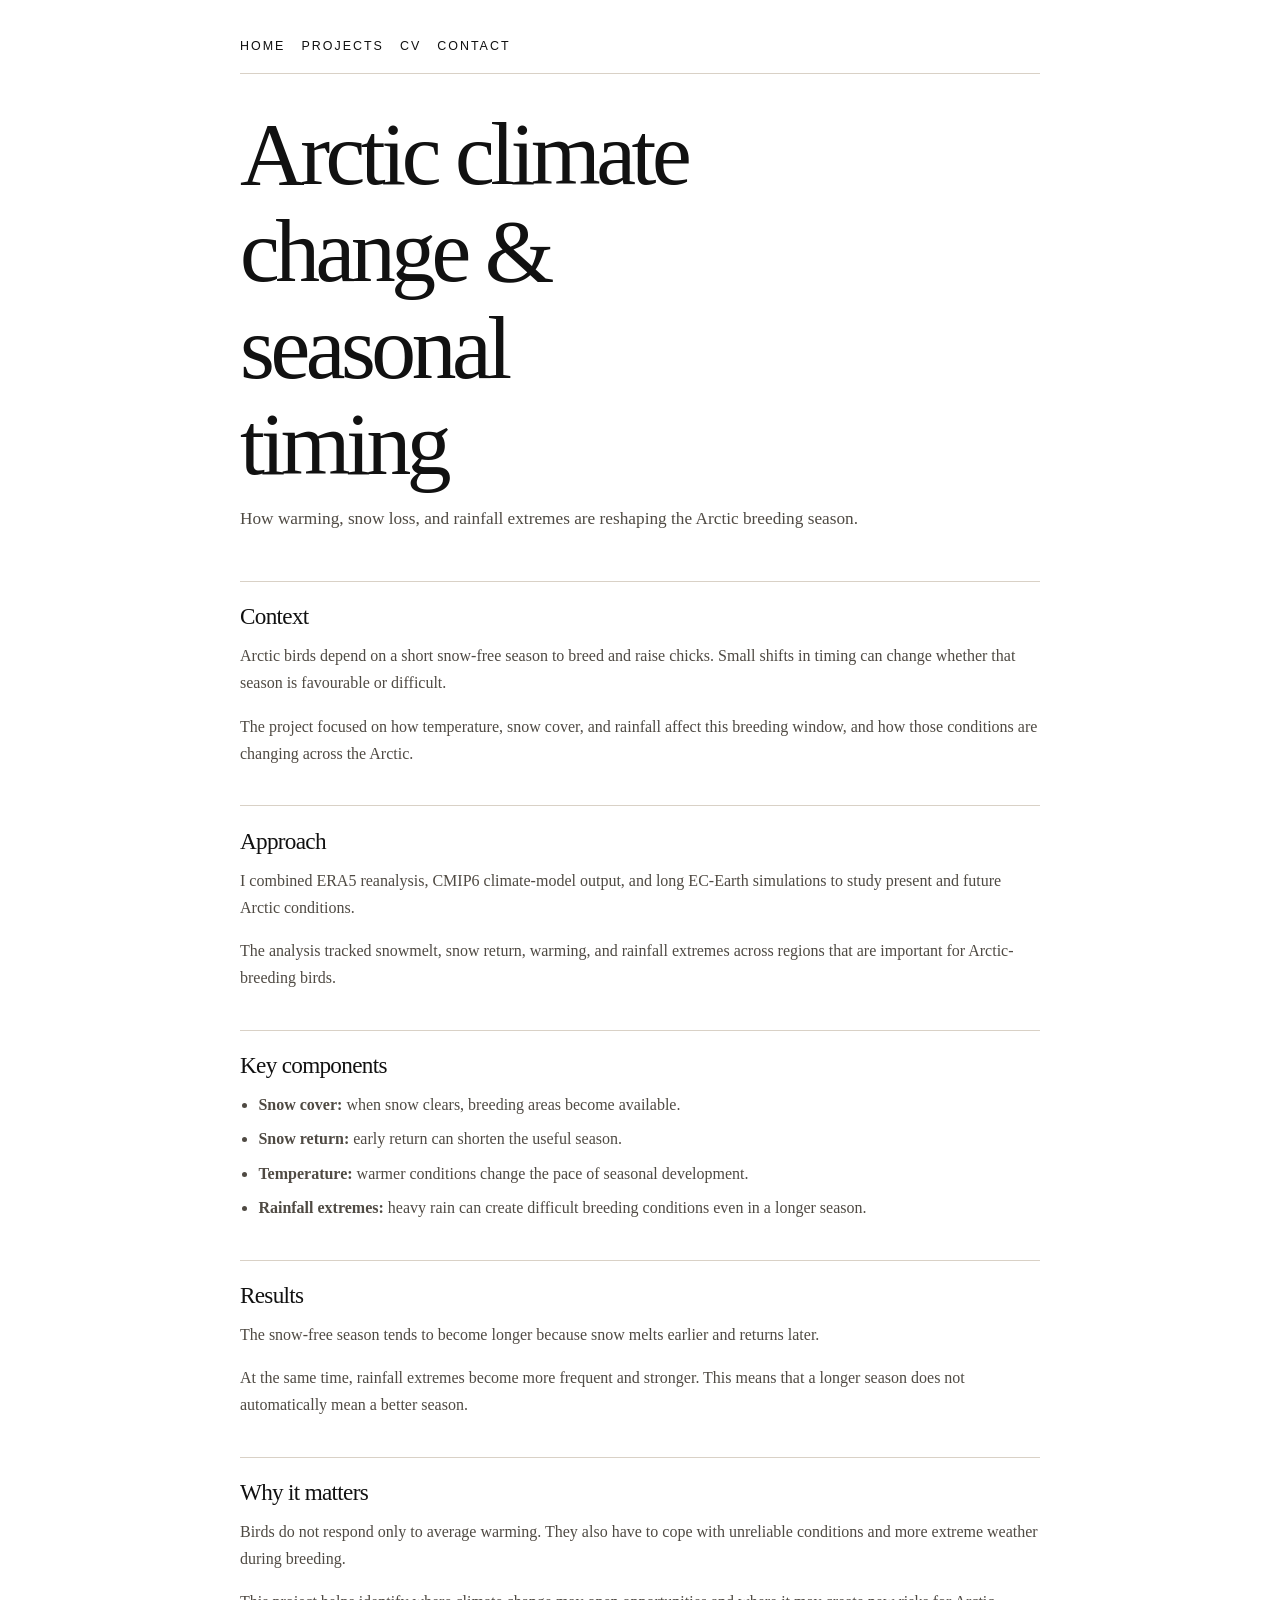
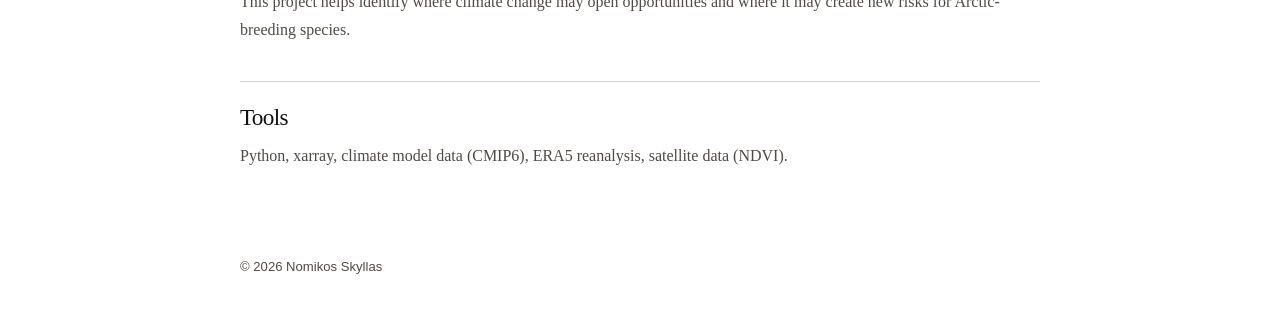
<file: projects/arctic-climate.html>
<!DOCTYPE html>
<html lang="en">
<head>
  <meta charset="UTF-8" />
  <meta name="viewport" content="width=device-width, initial-scale=1.0" />
  <meta
    name="description"
    content="Arctic climate and seasonal timing project by Nomikos Skyllas."
  />
  <title>Nomikos Skyllas | Arctic Climate</title>
  <link rel="stylesheet" href="../assets/css/style.css" />
</head>
<body>
  <header>
    <nav aria-label="Primary">
      <a href="../index.html">Home</a>
      <a href="../projects.html">Projects</a>
      <a href="../cv.html">CV</a>
      <a href="../contact.html">Contact</a>
    </nav>
  </header>

  <main>
    <section class="page-intro">
      <h1>Arctic climate change &amp; seasonal timing</h1>
      <p class="lead">How warming, snow loss, and rainfall extremes are reshaping the Arctic breeding season.</p>
    </section>

    <section>
      <h2>Context</h2>
      <p>
        Arctic birds depend on a short snow-free season to breed and raise chicks. Small
        shifts in timing can change whether that season is favourable or difficult.
      </p>
      <p>
        The project focused on how temperature, snow cover, and rainfall affect this
        breeding window, and how those conditions are changing across the Arctic.
      </p>
    </section>

    <section>
      <h2>Approach</h2>
      <p>
        I combined ERA5 reanalysis, CMIP6 climate-model output, and long EC-Earth
        simulations to study present and future Arctic conditions.
      </p>
      <p>
        The analysis tracked snowmelt, snow return, warming, and rainfall extremes across
        regions that are important for Arctic-breeding birds.
      </p>
    </section>

    <section>
      <h2>Key components</h2>
      <ul>
        <li><strong>Snow cover:</strong> when snow clears, breeding areas become available.</li>
        <li><strong>Snow return:</strong> early return can shorten the useful season.</li>
        <li><strong>Temperature:</strong> warmer conditions change the pace of seasonal development.</li>
        <li><strong>Rainfall extremes:</strong> heavy rain can create difficult breeding conditions even in a longer season.</li>
      </ul>
    </section>

    <section>
      <h2>Results</h2>
      <p>
        The snow-free season tends to become longer because snow melts earlier and returns
        later.
      </p>
      <p>
        At the same time, rainfall extremes become more frequent and stronger. This means
        that a longer season does not automatically mean a better season.
      </p>
    </section>

    <section>
      <h2>Why it matters</h2>
      <p>
        Birds do not respond only to average warming. They also have to cope with
        unreliable conditions and more extreme weather during breeding.
      </p>
      <p>
        This project helps identify where climate change may open opportunities and where
        it may create new risks for Arctic-breeding species.
      </p>
    </section>

    <section>
      <h2>Tools</h2>
      <p>Python, xarray, climate model data (CMIP6), ERA5 reanalysis, satellite data (NDVI).</p>
    </section>
  </main>

  <footer>
    <p>&copy; 2026 Nomikos Skyllas</p>
  </footer>
</body>
</html>
</file>
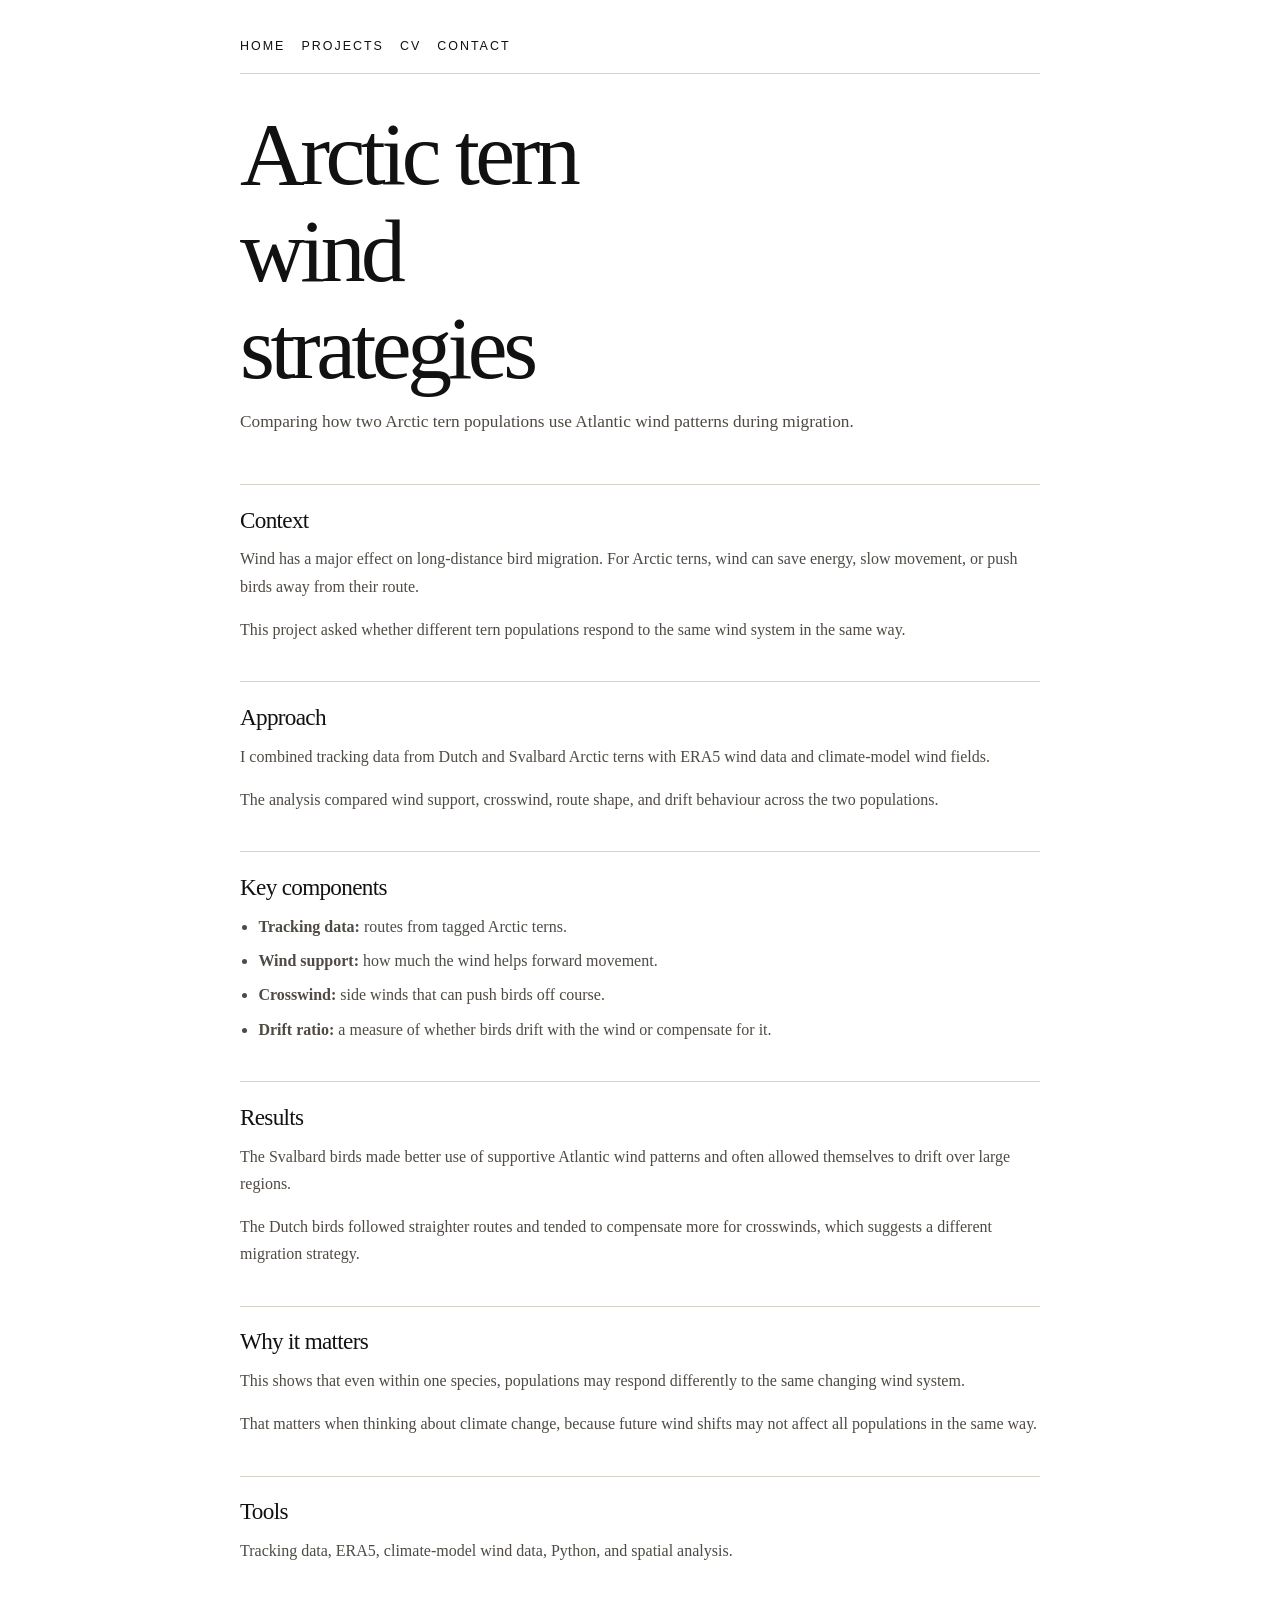
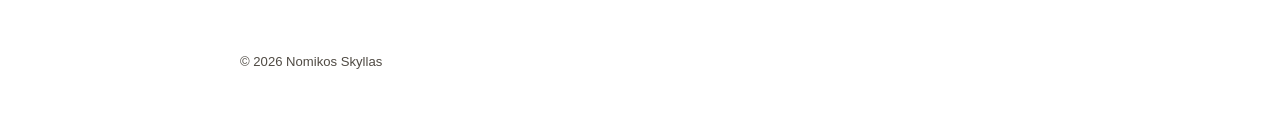
<file: projects/arctic-terns.html>
<!DOCTYPE html>
<html lang="en">
<head>
  <meta charset="UTF-8" />
  <meta name="viewport" content="width=device-width, initial-scale=1.0" />
  <meta
    name="description"
    content="Arctic tern wind strategies project by Nomikos Skyllas."
  />
  <title>Nomikos Skyllas | Arctic Terns</title>
  <link rel="stylesheet" href="../assets/css/style.css" />
</head>
<body>
  <header>
    <nav aria-label="Primary">
      <a href="../index.html">Home</a>
      <a href="../projects.html">Projects</a>
      <a href="../cv.html">CV</a>
      <a href="../contact.html">Contact</a>
    </nav>
  </header>

  <main>
    <section class="page-intro">
      <h1>Arctic tern wind strategies</h1>
      <p class="lead">Comparing how two Arctic tern populations use Atlantic wind patterns during migration.</p>
    </section>

    <section>
      <h2>Context</h2>
      <p>
        Wind has a major effect on long-distance bird migration. For Arctic terns, wind
        can save energy, slow movement, or push birds away from their route.
      </p>
      <p>
        This project asked whether different tern populations respond to the same wind
        system in the same way.
      </p>
    </section>

    <section>
      <h2>Approach</h2>
      <p>
        I combined tracking data from Dutch and Svalbard Arctic terns with ERA5 wind
        data and climate-model wind fields.
      </p>
      <p>
        The analysis compared wind support, crosswind, route shape, and drift behaviour
        across the two populations.
      </p>
    </section>

    <section>
      <h2>Key components</h2>
      <ul>
        <li><strong>Tracking data:</strong> routes from tagged Arctic terns.</li>
        <li><strong>Wind support:</strong> how much the wind helps forward movement.</li>
        <li><strong>Crosswind:</strong> side winds that can push birds off course.</li>
        <li><strong>Drift ratio:</strong> a measure of whether birds drift with the wind or compensate for it.</li>
      </ul>
    </section>

    <section>
      <h2>Results</h2>
      <p>
        The Svalbard birds made better use of supportive Atlantic wind patterns and often
        allowed themselves to drift over large regions.
      </p>
      <p>
        The Dutch birds followed straighter routes and tended to compensate more for
        crosswinds, which suggests a different migration strategy.
      </p>
    </section>

    <section>
      <h2>Why it matters</h2>
      <p>
        This shows that even within one species, populations may respond differently to
        the same changing wind system.
      </p>
      <p>
        That matters when thinking about climate change, because future wind shifts may
        not affect all populations in the same way.
      </p>
    </section>

    <section>
      <h2>Tools</h2>
      <p>Tracking data, ERA5, climate-model wind data, Python, and spatial analysis.</p>
    </section>
  </main>

  <footer>
    <p>&copy; 2026 Nomikos Skyllas</p>
  </footer>
</body>
</html>
</file>
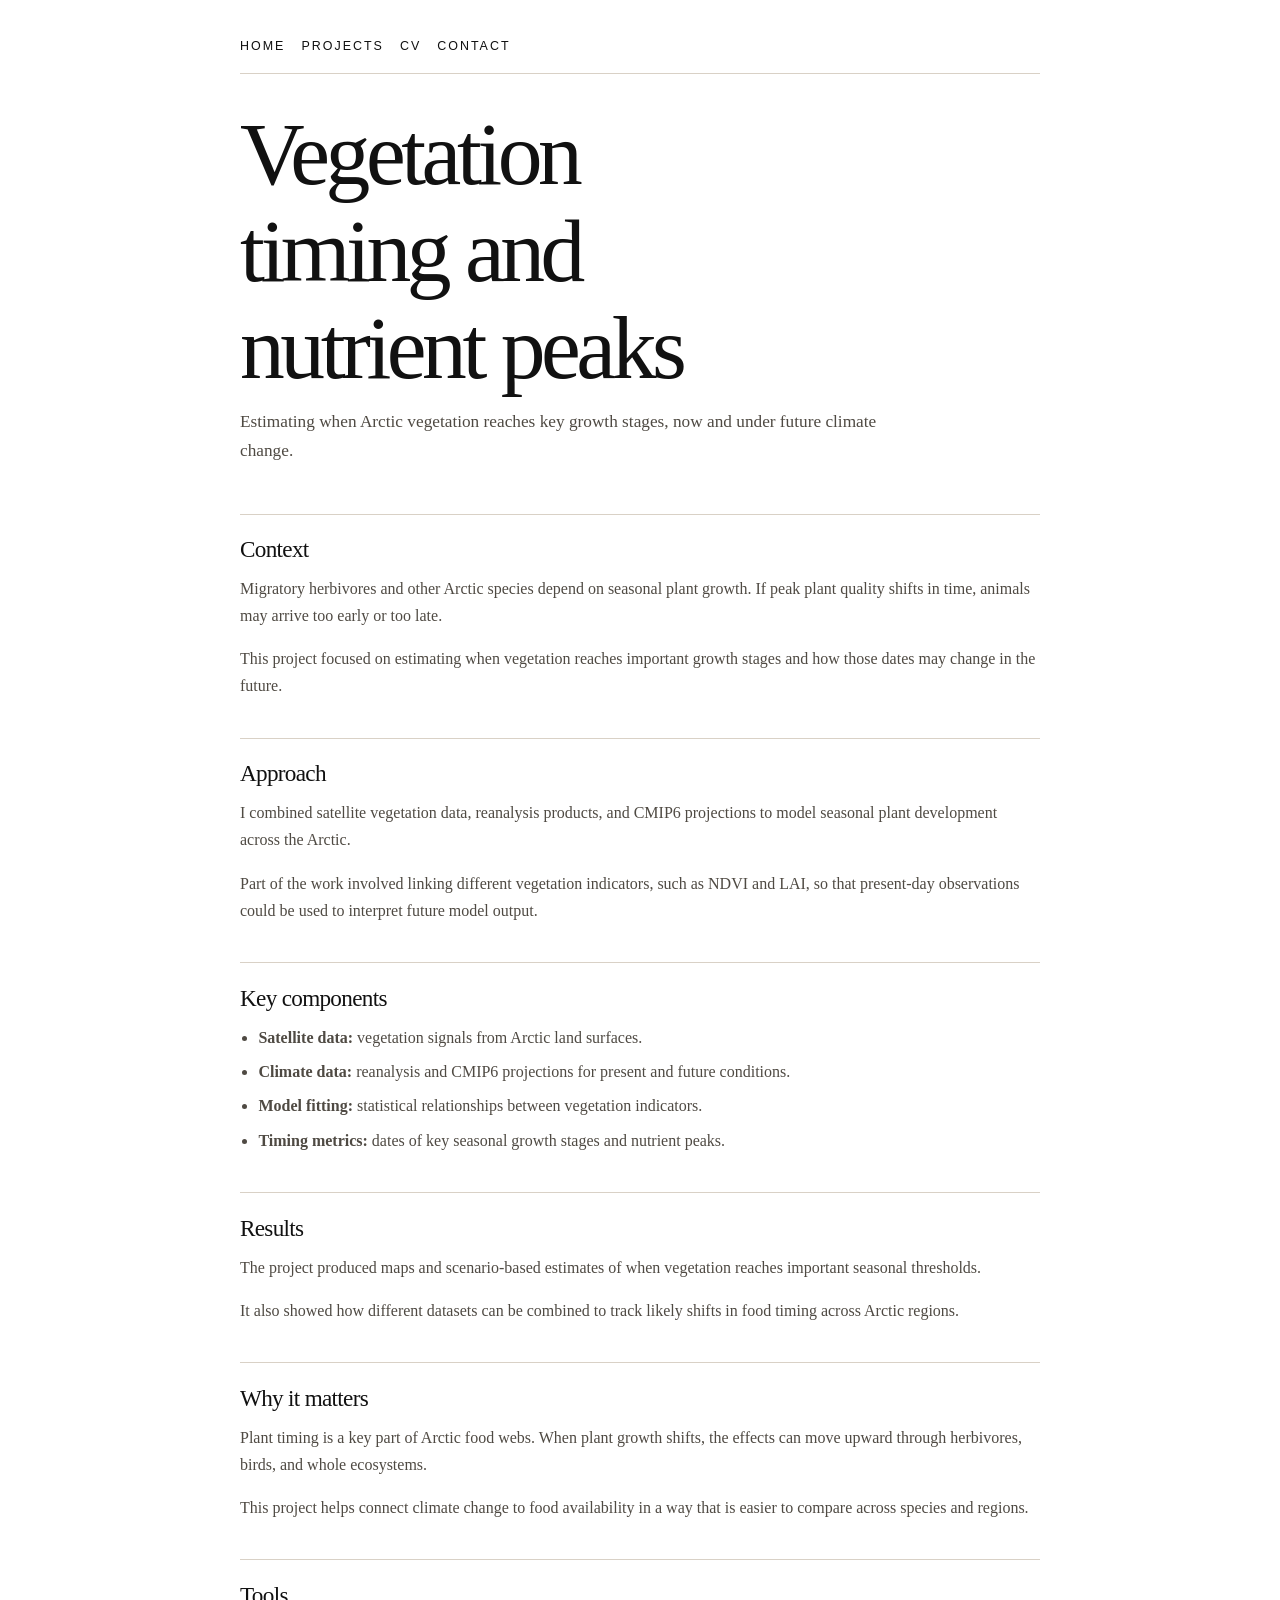
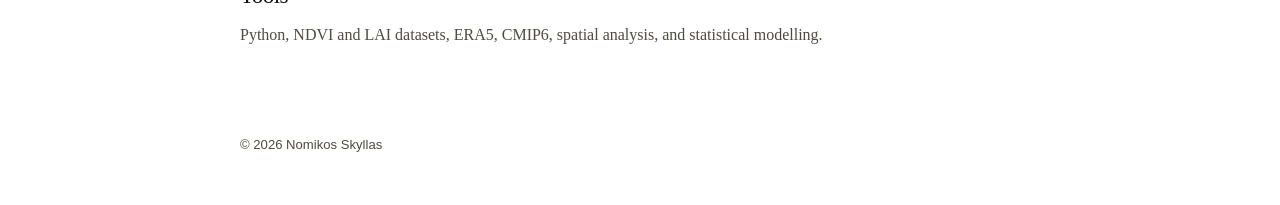
<file: projects/ecological-modelling.html>
<!DOCTYPE html>
<html lang="en">
<head>
  <meta charset="UTF-8" />
  <meta name="viewport" content="width=device-width, initial-scale=1.0" />
  <meta
    name="description"
    content="Vegetation timing and nutrient peaks project by Nomikos Skyllas."
  />
  <title>Nomikos Skyllas | Vegetation Timing</title>
  <link rel="stylesheet" href="../assets/css/style.css" />
</head>
<body>
  <header>
    <nav aria-label="Primary">
      <a href="../index.html">Home</a>
      <a href="../projects.html">Projects</a>
      <a href="../cv.html">CV</a>
      <a href="../contact.html">Contact</a>
    </nav>
  </header>

  <main>
    <section class="page-intro">
      <h1>Vegetation timing and nutrient peaks</h1>
      <p class="lead">Estimating when Arctic vegetation reaches key growth stages, now and under future climate change.</p>
    </section>

    <section>
      <h2>Context</h2>
      <p>
        Migratory herbivores and other Arctic species depend on seasonal plant growth.
        If peak plant quality shifts in time, animals may arrive too early or too late.
      </p>
      <p>
        This project focused on estimating when vegetation reaches important growth stages
        and how those dates may change in the future.
      </p>
    </section>

    <section>
      <h2>Approach</h2>
      <p>
        I combined satellite vegetation data, reanalysis products, and CMIP6 projections
        to model seasonal plant development across the Arctic.
      </p>
      <p>
        Part of the work involved linking different vegetation indicators, such as NDVI
        and LAI, so that present-day observations could be used to interpret future model output.
      </p>
    </section>

    <section>
      <h2>Key components</h2>
      <ul>
        <li><strong>Satellite data:</strong> vegetation signals from Arctic land surfaces.</li>
        <li><strong>Climate data:</strong> reanalysis and CMIP6 projections for present and future conditions.</li>
        <li><strong>Model fitting:</strong> statistical relationships between vegetation indicators.</li>
        <li><strong>Timing metrics:</strong> dates of key seasonal growth stages and nutrient peaks.</li>
      </ul>
    </section>

    <section>
      <h2>Results</h2>
      <p>
        The project produced maps and scenario-based estimates of when vegetation reaches
        important seasonal thresholds.
      </p>
      <p>
        It also showed how different datasets can be combined to track likely shifts in
        food timing across Arctic regions.
      </p>
    </section>

    <section>
      <h2>Why it matters</h2>
      <p>
        Plant timing is a key part of Arctic food webs. When plant growth shifts, the
        effects can move upward through herbivores, birds, and whole ecosystems.
      </p>
      <p>
        This project helps connect climate change to food availability in a way that is
        easier to compare across species and regions.
      </p>
    </section>

    <section>
      <h2>Tools</h2>
      <p>Python, NDVI and LAI datasets, ERA5, CMIP6, spatial analysis, and statistical modelling.</p>
    </section>
  </main>

  <footer>
    <p>&copy; 2026 Nomikos Skyllas</p>
  </footer>
</body>
</html>
</file>
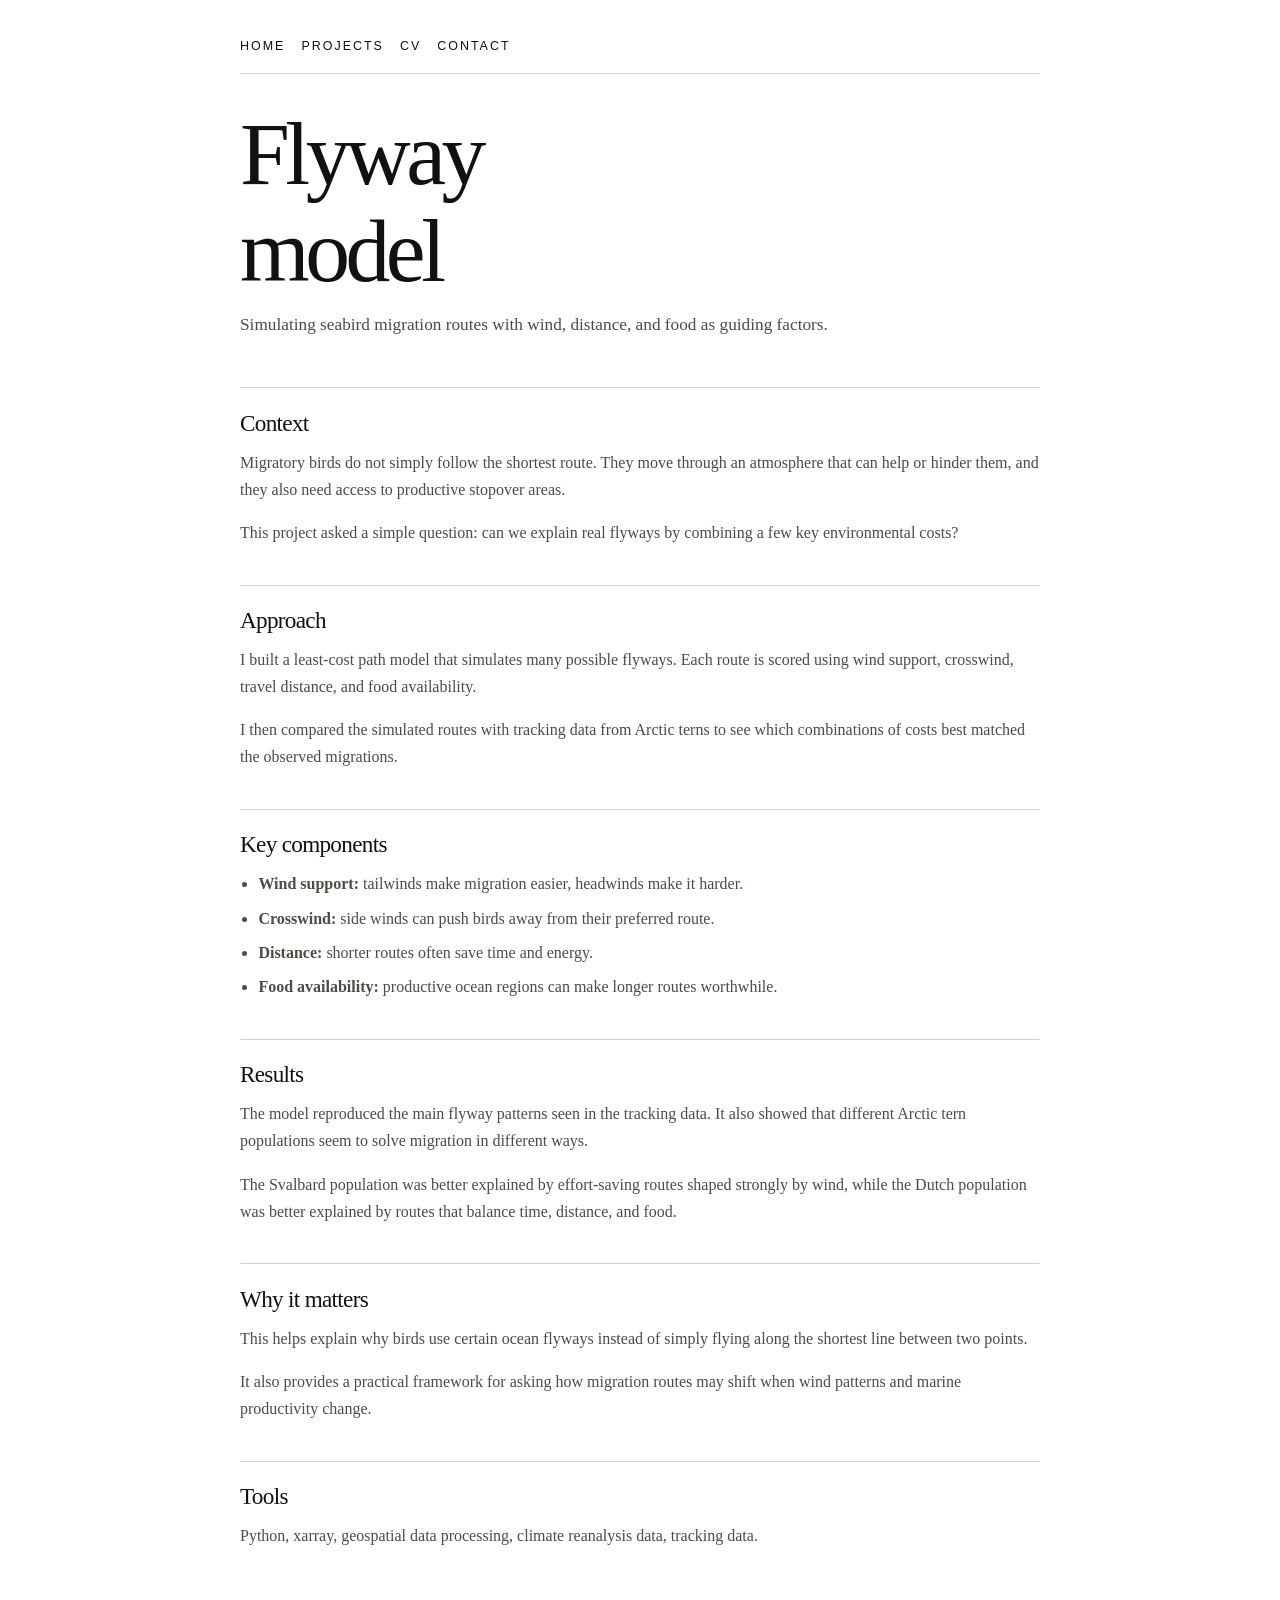
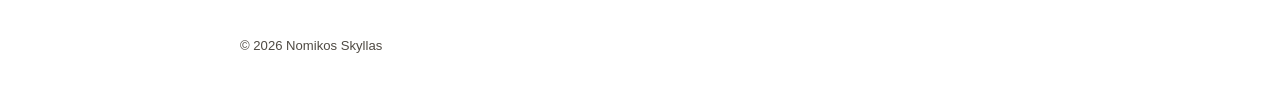
<file: projects/flyway-model.html>
<!DOCTYPE html>
<html lang="en">
<head>
  <meta charset="UTF-8" />
  <meta name="viewport" content="width=device-width, initial-scale=1.0" />
  <meta
    name="description"
    content="Flyway model project by Nomikos Skyllas."
  />
  <title>Nomikos Skyllas | Flyway Model</title>
  <link rel="stylesheet" href="../assets/css/style.css" />
</head>
<body>
  <header>
    <nav aria-label="Primary">
      <a href="../index.html">Home</a>
      <a href="../projects.html">Projects</a>
      <a href="../cv.html">CV</a>
      <a href="../contact.html">Contact</a>
    </nav>
  </header>

  <main>
    <section class="page-intro">
      <h1>Flyway model</h1>
      <p class="lead">Simulating seabird migration routes with wind, distance, and food as guiding factors.</p>
    </section>

    <section>
      <h2>Context</h2>
      <p>
        Migratory birds do not simply follow the shortest route. They move through an
        atmosphere that can help or hinder them, and they also need access to productive
        stopover areas.
      </p>
      <p>
        This project asked a simple question: can we explain real flyways by combining a
        few key environmental costs?
      </p>
    </section>

    <section>
      <h2>Approach</h2>
      <p>
        I built a least-cost path model that simulates many possible flyways. Each route
        is scored using wind support, crosswind, travel distance, and food availability.
      </p>
      <p>
        I then compared the simulated routes with tracking data from Arctic terns to see
        which combinations of costs best matched the observed migrations.
      </p>
    </section>

    <section>
      <h2>Key components</h2>
      <ul>
        <li><strong>Wind support:</strong> tailwinds make migration easier, headwinds make it harder.</li>
        <li><strong>Crosswind:</strong> side winds can push birds away from their preferred route.</li>
        <li><strong>Distance:</strong> shorter routes often save time and energy.</li>
        <li><strong>Food availability:</strong> productive ocean regions can make longer routes worthwhile.</li>
      </ul>
    </section>

    <section>
      <h2>Results</h2>
      <p>
        The model reproduced the main flyway patterns seen in the tracking data. It also
        showed that different Arctic tern populations seem to solve migration in
        different ways.
      </p>
      <p>
        The Svalbard population was better explained by effort-saving routes shaped
        strongly by wind, while the Dutch population was better explained by routes that
        balance time, distance, and food.
      </p>
    </section>

    <section>
      <h2>Why it matters</h2>
      <p>
        This helps explain why birds use certain ocean flyways instead of simply flying
        along the shortest line between two points.
      </p>
      <p>
        It also provides a practical framework for asking how migration routes may shift
        when wind patterns and marine productivity change.
      </p>
    </section>

    <section>
      <h2>Tools</h2>
      <p>Python, xarray, geospatial data processing, climate reanalysis data, tracking data.</p>
    </section>
  </main>

  <footer>
    <p>&copy; 2026 Nomikos Skyllas</p>
  </footer>
</body>
</html>
</file>
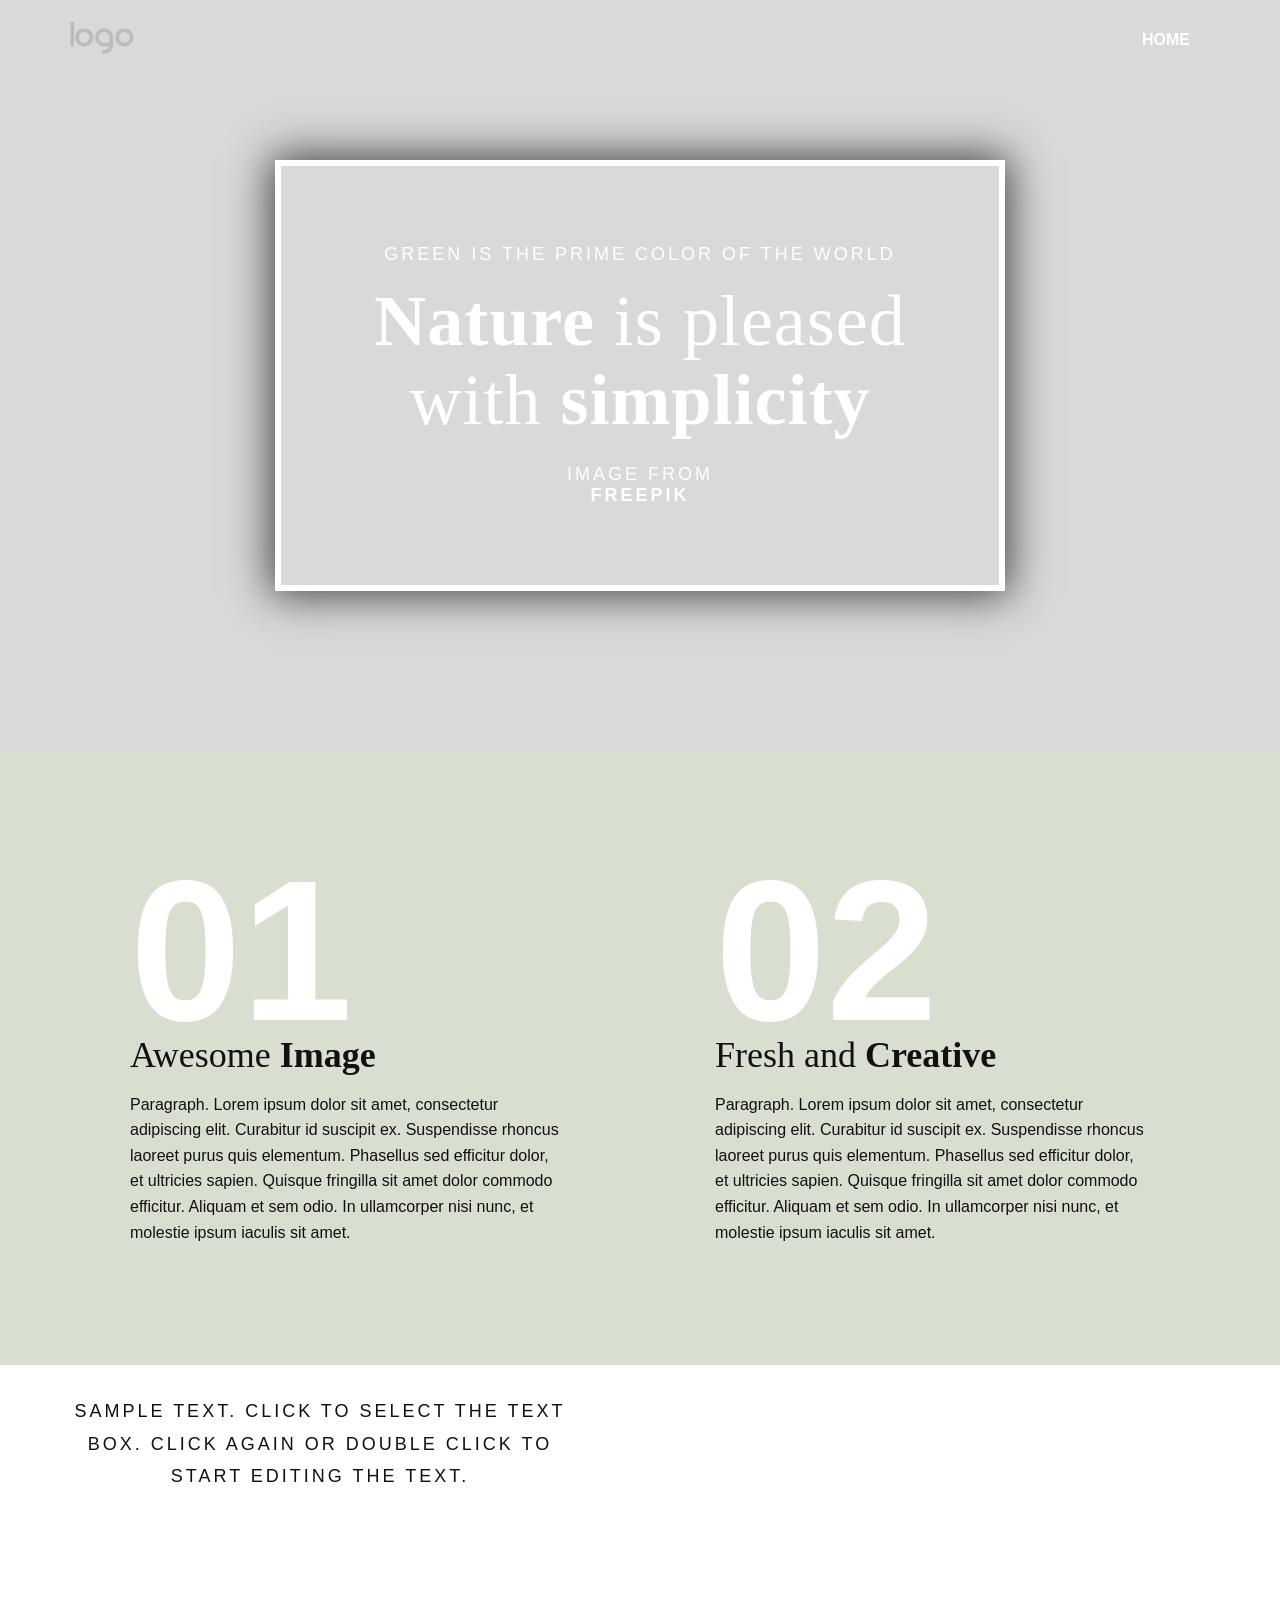
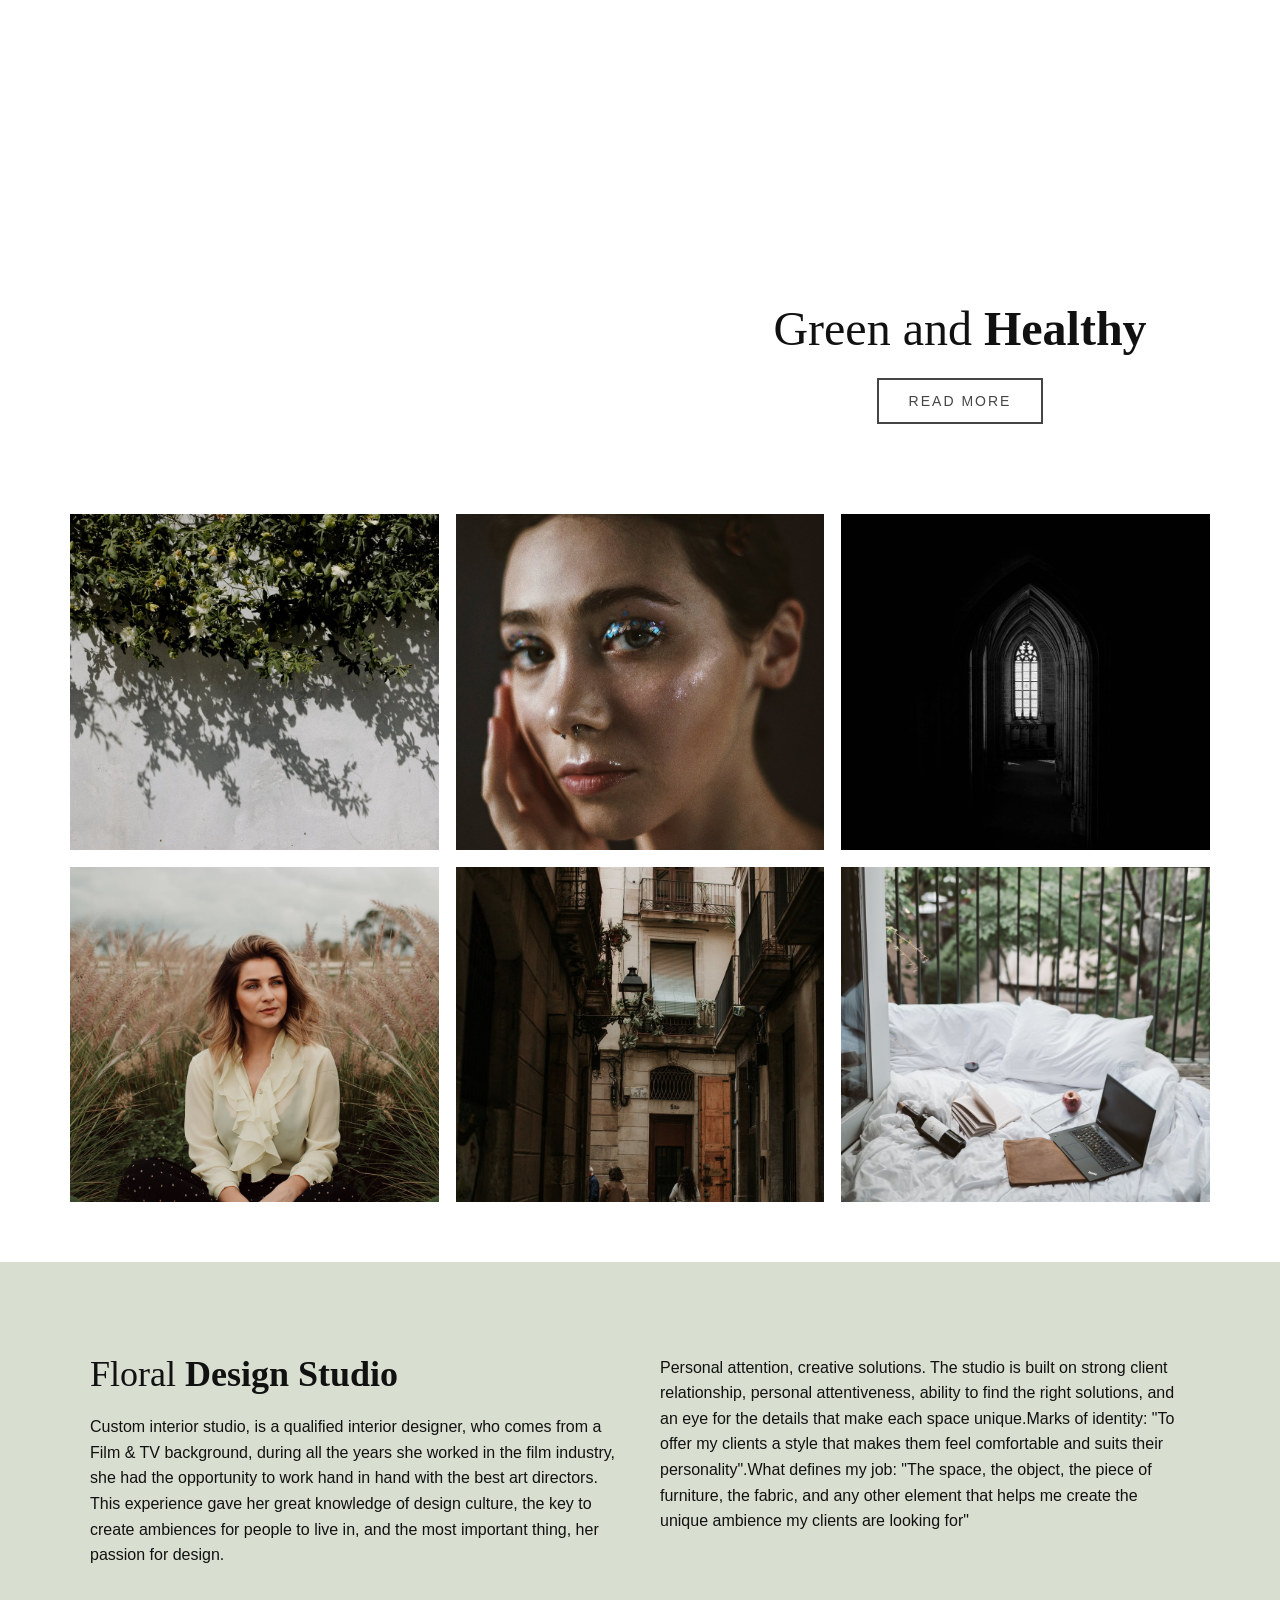
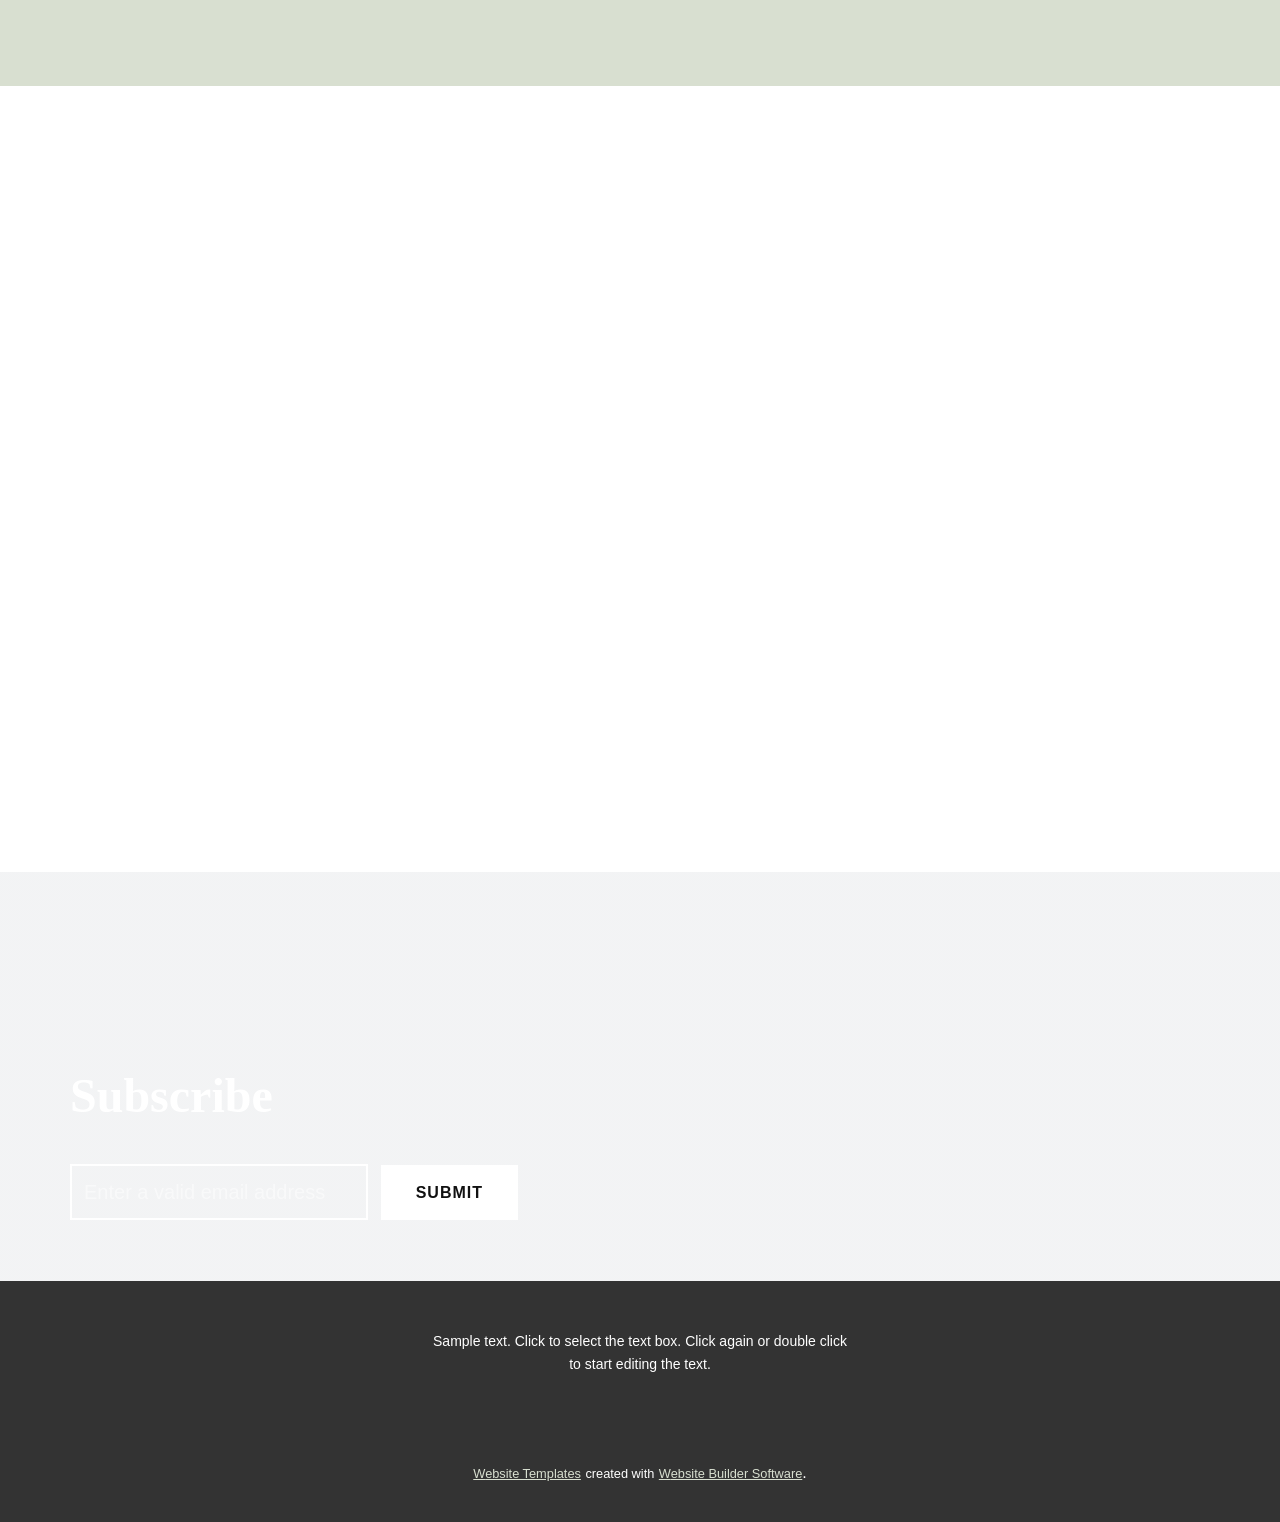
<file: assets/Beauty simplicity of nature HTML Template Live Demo_files/home.html>
<!DOCTYPE html>
<!-- saved from url=(0087)https://website80961.nicepage.io/home.html?version=cd531d95-1810-4885-81bc-36fa15894202 -->
<html style="font-size: 16px;" class="u-responsive-xl"><head><meta http-equiv="Content-Type" content="text/html; charset=UTF-8">
    <meta name="viewport" content="width=device-width, initial-scale=1.0">
    
    <meta name="keywords" content="Nature is pleased with simplicity, 01, Awesome Image, 02, Fresh and Creative, Floral Design Studio, Green Atelier, Subscribe">
    <meta name="description" content="">
    <meta name="page_type" content="np-template-header-footer-from-plugin">
    <title>home</title>
    <link rel="stylesheet" href="./nicepage.css" media="screen">
    <script class="u-script" type="text/javascript" src="./jquery-1.9.1.min.js" defer=""></script>
    <script class="u-script" type="text/javascript" src="./nicepage.js" defer=""></script>
    <meta name="generator" content="Nicepage 3.15.1, nicepage.com">
    <link id="u-theme-google-font" rel="stylesheet" href="./css">
    <link id="u-page-google-font" rel="stylesheet" href="./css(1)">
    <style class="u-style">.u-section-2 {
  background-image: linear-gradient(0deg, rgba(0,0,0,0.15), rgba(0,0,0,0.15)), url("//images03.nicepage.com/c461c07a441a5d220e8feb1a/cbe298b85a245e2f965a5a31/b-min.jpg");
  background-position: 50% 50%;
}
.u-section-2 .u-sheet-1 {
  min-height: 751px;
}
.u-section-2 .u-group-1 {
  width: 730px;
  min-height: 431px;
  box-shadow: 0 0 40px 4px rgba(26,26,26,0.8);
  margin: 60px auto;
}
.u-section-2 .u-container-layout-1 {
  padding: 30px;
}
.u-section-2 .u-text-1 {
  text-transform: uppercase;
  font-weight: 400;
  letter-spacing: 3px;
  font-size: 1.125rem;
  margin: 0;
}
.u-section-2 .u-text-2 {
  font-size: 4.5rem;
  letter-spacing: 1px;
  margin: 16px 0 0;
}
.u-section-2 .u-text-3 {
  text-transform: uppercase;
  font-weight: 400;
  letter-spacing: 3px;
  margin: 24px 209px 0;
}
@media (max-width: 1199px) {
  .u-section-2 .u-sheet-1 {
    min-height: 619px;
  }
  .u-section-2 .u-text-3 {
    margin-left: 209px;
    margin-right: 209px;
  }
}
@media (max-width: 991px) {
  .u-section-2 .u-sheet-1 {
    min-height: 474px;
  }
  .u-section-2 .u-group-1 {
    width: 720px;
  }
  .u-section-2 .u-text-3 {
    margin-left: 204px;
    margin-right: 204px;
  }
}
@media (max-width: 767px) {
  .u-section-2 .u-sheet-1 {
    min-height: 356px;
  }
  .u-section-2 .u-group-1 {
    min-height: 369px;
    margin-top: 122px;
    margin-right: initial;
    margin-left: initial;
    width: auto;
  }
  .u-section-2 .u-text-1 {
    font-size: 1rem;
  }
  .u-section-2 .u-text-2 {
    font-size: 3.75rem;
  }
  .u-section-2 .u-text-3 {
    margin-left: 134px;
    margin-right: 134px;
  }
}
@media (max-width: 575px) {
  .u-section-2 .u-sheet-1 {
    min-height: 604px;
  }
  .u-section-2 .u-group-1 {
    min-height: 370px;
    margin-top: 149px;
    width: auto;
    margin-right: initial;
    margin-left: initial;
  }
  .u-section-2 .u-container-layout-1 {
    padding-left: 10px;
    padding-right: 10px;
  }
  .u-section-2 .u-text-2 {
    font-size: 3rem;
  }
  .u-section-2 .u-text-3 {
    margin-left: 34px;
    margin-right: 34px;
  }
}</style>
    <style class="u-style">.u-section-3 {
  background-image: none;
}
.u-section-3 .u-sheet-1 {
  min-height: 610px;
}
.u-section-3 .u-layout-wrap-1 {
  margin: 60px auto 60px 0;
}
.u-section-3 .u-layout-cell-1 {
  min-height: 493px;
}
.u-section-3 .u-container-layout-1 {
  padding: 60px;
}
.u-section-3 .u-text-1 {
  font-size: 12.5rem;
  font-weight: 900;
  line-height: 0.8;
  margin: 0;
}
.u-section-3 .u-text-2 {
  font-size: 2.25rem;
  margin: 5px 0 0;
}
.u-section-3 .u-text-3 {
  margin: 16px 0 0;
}
.u-section-3 .u-layout-cell-2 {
  min-height: 520px;
}
.u-section-3 .u-container-layout-2 {
  padding: 60px;
}
.u-section-3 .u-text-4 {
  font-size: 12.5rem;
  font-weight: 900;
  line-height: 0.8;
  margin: 0;
}
.u-section-3 .u-text-5 {
  font-size: 2.25rem;
  margin: 5px 0 0;
}
.u-section-3 .u-text-6 {
  margin: 16px 0 0;
}
@media (max-width: 1199px) {
  .u-section-3 .u-sheet-1 {
    min-height: 519px;
  }
  .u-section-3 .u-layout-wrap-1 {
    margin-right: initial;
    margin-left: initial;
  }
  .u-section-3 .u-layout-cell-1 {
    min-height: 407px;
  }
  .u-section-3 .u-layout-cell-2 {
    min-height: 429px;
  }
}
@media (max-width: 991px) {
  .u-section-3 .u-sheet-1 {
    min-height: 190px;
  }
  .u-section-3 .u-layout-cell-1 {
    min-height: 560px;
  }
  .u-section-3 .u-container-layout-1 {
    padding: 30px;
  }
  .u-section-3 .u-text-2 {
    font-size: 1.875rem;
    margin-top: 0;
  }
  .u-section-3 .u-text-3 {
    margin-top: 21px;
  }
  .u-section-3 .u-layout-cell-2 {
    min-height: 100px;
  }
  .u-section-3 .u-container-layout-2 {
    padding: 30px;
  }
  .u-section-3 .u-text-5 {
    font-size: 1.875rem;
  }
}
@media (max-width: 767px) {
  .u-section-3 .u-sheet-1 {
    min-height: 290px;
  }
  .u-section-3 .u-layout-cell-1 {
    min-height: 290px;
  }
  .u-section-3 .u-container-layout-1 {
    padding-left: 10px;
    padding-right: 10px;
  }
  .u-section-3 .u-text-2 {
    font-size: 3rem;
  }
  .u-section-3 .u-container-layout-2 {
    padding-left: 10px;
    padding-right: 10px;
  }
  .u-section-3 .u-text-5 {
    font-size: 3rem;
  }
}
@media (max-width: 575px) {
  .u-section-3 .u-sheet-1 {
    min-height: 100px;
  }
  .u-section-3 .u-layout-cell-1 {
    min-height: 575px;
  }
  .u-section-3 .u-text-2 {
    font-size: 2.25rem;
  }
  .u-section-3 .u-text-5 {
    font-size: 2.25rem;
  }
}</style>
    <style class="u-style">.u-section-4 {
  min-height: 688px;
  margin-top: 0;
  margin-bottom: 0;
}
.u-section-4 .u-layout-wrap-1 {
  margin: 0 auto 0 0;
}
.u-section-4 .u-image-1 {
  min-height: 688px;
  background-image: url("//images03.nicepage.com/a1389d7bc73adea1e1c1fb7e/c9d78a0309cd5df0a2cae47f/pexelsphoto1029844.jpeg");
  background-position: 0% 72.03%;
}
.u-section-4 .u-container-layout-1 {
  padding: 30px;
}
.u-section-4 .u-text-1 {
  font-size: 1.125rem;
  line-height: 1.8;
  letter-spacing: 3px;
  text-transform: uppercase;
  margin: 0 41px;
}
.u-section-4 .u-image-2 {
  min-height: 688px;
  background-image: url("//images03.nicepage.com/a1389d7bc73adea1e1c1fb7e/efc7c28fcc3c52e8bc1bc705/pexelsphoto1650627.jpeg");
  background-position: 50% 100%;
}
.u-section-4 .u-container-layout-2 {
  padding: 30px;
}
.u-section-4 .u-text-2 {
  font-size: 3rem;
  margin: 505px 91px 0;
}
.u-section-4 .u-btn-1 {
  border-style: solid;
  background-image: none;
  font-size: 0.875rem;
  text-transform: uppercase;
  letter-spacing: 2px;
  margin: 20px auto 0;
}
@media (max-width: 1199px) {
  .u-section-4 {
    min-height: 567px;
  }
  .u-section-4 .u-layout-wrap-1 {
    margin-right: initial;
    margin-left: initial;
  }
  .u-section-4 .u-image-1 {
    min-height: 567px;
  }
  .u-section-4 .u-text-1 {
    margin-left: 0;
    margin-right: 0;
  }
  .u-section-4 .u-image-2 {
    min-height: 567px;
  }
  .u-section-4 .u-text-2 {
    margin-left: 41px;
    margin-right: 41px;
  }
}
@media (max-width: 991px) {
  .u-section-4 {
    min-height: 434px;
  }
  .u-section-4 .u-image-1 {
    min-height: 434px;
  }
  .u-section-4 .u-text-1 {
    font-size: 1rem;
  }
  .u-section-4 .u-image-2 {
    min-height: 434px;
  }
  .u-section-4 .u-text-2 {
    font-size: 2.25rem;
    margin-left: 22px;
    margin-right: 22px;
  }
}
@media (max-width: 767px) {
  .u-section-4 {
    min-height: 1302px;
  }
  .u-section-4 .u-image-1 {
    min-height: 651px;
  }
  .u-section-4 .u-container-layout-1 {
    padding-left: 10px;
    padding-right: 10px;
  }
  .u-section-4 .u-text-1 {
    width: 494px;
    margin-left: auto;
    margin-right: auto;
  }
  .u-section-4 .u-image-2 {
    min-height: 651px;
  }
  .u-section-4 .u-container-layout-2 {
    padding-left: 10px;
    padding-right: 10px;
  }
  .u-section-4 .u-text-2 {
    font-size: 3rem;
    margin-left: 38px;
    margin-right: 38px;
  }
}
@media (max-width: 575px) {
  .u-section-4 {
    min-height: 820px;
  }
  .u-section-4 .u-image-1 {
    min-height: 410px;
  }
  .u-section-4 .u-text-1 {
    width: 320px;
  }
  .u-section-4 .u-image-2 {
    min-height: 410px;
  }
  .u-section-4 .u-text-2 {
    font-size: 2.25rem;
    margin-left: 23px;
    margin-right: 23px;
  }
}</style>
    <style class="u-style">.u-section-5 {
  margin-top: 0;
  margin-bottom: 0;
}
.u-section-5 .u-sheet-1 {
  min-height: 808px;
}
.u-section-5 .u-gallery-1 {
  height: 688px;
  margin: 60px auto;
}
.u-section-5 .u-gallery-inner-1 {
  grid-template-columns: repeat(3, auto);
  grid-gap: 17px;
}
.u-section-5 .u-back-slide-1 {
  background-position: 50% 78.05%;
}
.u-section-5 .u-back-image-1 {
  object-position: 50% 78.05%;
}
.u-section-5 .u-over-slide-1 {
  background-image: linear-gradient(0deg, rgba(0,0,0,0.2), rgba(0,0,0,0.2));
  padding: 20px;
}
.u-section-5 .u-back-slide-2 {
  background-position: 50% 50%;
}
.u-section-5 .u-back-image-2 {
  object-position: 50% 50%;
}
.u-section-5 .u-over-slide-2 {
  background-image: linear-gradient(0deg, rgba(0,0,0,0.2), rgba(0,0,0,0.2));
  padding: 20px;
}
.u-section-5 .u-back-slide-3 {
  background-position: 50% 50%;
}
.u-section-5 .u-back-image-3 {
  object-position: 50% 50%;
}
.u-section-5 .u-over-slide-3 {
  background-image: linear-gradient(0deg, rgba(0,0,0,0.2), rgba(0,0,0,0.2));
  padding: 20px;
}
.u-section-5 .u-gallery-item-4 {
  box-shadow: 0 0 0 0 rgba(0,0,0,0);
}
.u-section-5 .u-back-slide-4 {
  background-position: 50% 50%;
}
.u-section-5 .u-back-image-4 {
  object-position: 50% 50%;
}
.u-section-5 .u-over-slide-4 {
  background-image: linear-gradient(0deg, rgba(0,0,0,0.2), rgba(0,0,0,0.2));
  transition-duration: 0.5s;
  padding: 20px;
}
.u-section-5 .u-gallery-item-5 {
  box-shadow: 0 0 0 0 rgba(0,0,0,0);
}
.u-section-5 .u-back-slide-5 {
  background-position: 50% 50%;
}
.u-section-5 .u-back-image-5 {
  object-position: 50% 50%;
}
.u-section-5 .u-over-slide-5 {
  background-image: linear-gradient(0deg, rgba(0,0,0,0.2), rgba(0,0,0,0.2));
  transition-duration: 0.5s;
  padding: 20px;
}
.u-section-5 .u-gallery-item-6 {
  box-shadow: 0 0 0 0 rgba(0,0,0,0);
}
.u-section-5 .u-back-slide-6 {
  background-position: 50% 95.06%;
}
.u-section-5 .u-back-image-6 {
  object-position: 50% 95.06%;
}
.u-section-5 .u-over-slide-6 {
  background-image: linear-gradient(0deg, rgba(0,0,0,0.2), rgba(0,0,0,0.2));
  transition-duration: 0.5s;
  padding: 20px;
}
@media (max-width: 1199px) {
  .u-section-5 .u-sheet-1 {
    min-height: 687px;
  }
  .u-section-5 .u-gallery-1 {
    height: 567px;
    margin-right: initial;
    margin-left: initial;
  }
}
@media (max-width: 991px) {
  .u-section-5 .u-sheet-1 {
    min-height: 1098px;
  }
  .u-section-5 .u-gallery-1 {
    height: 978px;
    margin-right: initial;
    margin-left: initial;
  }
  .u-section-5 .u-gallery-inner-1 {
    grid-template-columns: repeat(2, auto);
  }
}
@media (max-width: 767px) {
  .u-section-5 .u-sheet-1 {
    min-height: 3053px;
  }
  .u-section-5 .u-gallery-1 {
    height: 2933px;
    margin-right: initial;
    margin-left: initial;
  }
  .u-section-5 .u-gallery-inner-1 {
    grid-template-columns: repeat(1, auto);
  }
}
@media (max-width: 575px) {
  .u-section-5 .u-sheet-1 {
    min-height: 1967px;
  }
  .u-section-5 .u-gallery-1 {
    height: 1847px;
    margin-right: initial;
    margin-left: initial;
  }
}</style>
    <style class="u-style">.u-section-6 {
  margin-top: 0;
  margin-bottom: 0;
  background-image: none;
}
.u-section-6 .u-sheet-1 {
  min-height: 424px;
}
.u-section-6 .u-layout-wrap-1 {
  margin: 60px auto 60px 0;
}
.u-section-6 .u-layout-cell-1 {
  min-height: 279px;
}
.u-section-6 .u-container-layout-1 {
  padding-left: 20px;
  padding-right: 20px;
}
.u-section-6 .u-text-1 {
  font-size: 2.25rem;
  margin: 20px 0 0;
}
.u-section-6 .u-text-2 {
  position: relative;
  margin: 20px 0 0;
}
.u-section-6 .u-layout-cell-2 {
  min-height: 279px;
}
.u-section-6 .u-container-layout-2 {
  padding-left: 20px;
  padding-right: 20px;
}
.u-section-6 .u-text-3 {
  margin-left: 0;
  margin-right: 0;
  position: relative;
  margin-bottom: 0;
}
@media (max-width: 1199px) {
  .u-section-6 .u-sheet-1 {
    min-height: 375px;
  }
  .u-section-6 .u-layout-wrap-1 {
    margin-right: initial;
    margin-left: initial;
  }
  .u-section-6 .u-layout-cell-1 {
    min-height: 230px;
  }
  .u-section-6 .u-layout-cell-2 {
    min-height: 230px;
  }
}
@media (max-width: 991px) {
  .u-section-6 .u-sheet-1 {
    min-height: 245px;
  }
  .u-section-6 .u-layout-cell-1 {
    min-height: 100px;
  }
  .u-section-6 .u-layout-cell-2 {
    min-height: 100px;
  }
}
@media (max-width: 767px) {
  .u-section-6 .u-sheet-1 {
    min-height: 345px;
  }
  .u-section-6 .u-container-layout-1 {
    padding-left: 10px;
    padding-right: 10px;
  }
  .u-section-6 .u-text-1 {
    font-size: 3rem;
  }
  .u-section-6 .u-container-layout-2 {
    padding-left: 10px;
    padding-right: 10px;
  }
}
@media (max-width: 575px) {
  .u-section-6 .u-text-1 {
    font-size: 2.25rem;
  }
}</style>
    <style class="u-style">.u-section-7 {
  min-height: 773px;
  margin-top: 0;
  margin-bottom: 0;
}
.u-section-7 .u-layout-wrap-1 {
  margin: 0 auto 0 0;
}
.u-section-7 .u-image-1 {
  min-height: 773px;
  background-image: url("//images03.nicepage.com/a1389d7bc73adea1e1c1fb7e/7a741ca8672855049de99b33/pexelsphoto1600130.jpeg");
  background-position: 50% 50%;
}
.u-section-7 .u-container-layout-1 {
  padding: 30px;
}
.u-section-7 .u-image-2 {
  min-height: 773px;
  background-image: url("//images03.nicepage.com/a1389d7bc73adea1e1c1fb7e/34e7285222bb5eb2b79f2c42/pexelsphoto1622419.jpeg");
  background-position: 50% 50%;
}
.u-section-7 .u-container-layout-2 {
  padding: 30px;
}
.u-section-7 .u-text-1 {
  letter-spacing: 0;
  font-size: 3rem;
  text-transform: none;
  font-weight: 400;
  margin: 50px 0 0;
}
.u-section-7 .u-text-2 {
  text-transform: uppercase;
  letter-spacing: 3px;
  font-size: 1.125rem;
  margin: 10px 0 0;
}
.u-section-7 .u-text-3 {
  margin-left: 0;
  margin-right: 0;
  text-transform: uppercase;
  letter-spacing: 3px;
  margin-top: 550px;
}
@media (max-width: 1199px) {
  .u-section-7 {
    min-height: 637px;
  }
  .u-section-7 .u-layout-wrap-1 {
    margin-right: initial;
    margin-left: initial;
  }
  .u-section-7 .u-image-1 {
    min-height: 637px;
  }
  .u-section-7 .u-image-2 {
    min-height: 637px;
  }
}
@media (max-width: 991px) {
  .u-section-7 {
    min-height: 488px;
  }
  .u-section-7 .u-image-1 {
    min-height: 488px;
  }
  .u-section-7 .u-image-2 {
    min-height: 488px;
  }
  .u-section-7 .u-text-1 {
    font-size: 2.25rem;
  }
  .u-section-7 .u-text-3 {
    margin-top: 347px;
    margin-bottom: 0;
  }
}
@media (max-width: 767px) {
  .u-section-7 {
    min-height: 1464px;
  }
  .u-section-7 .u-image-1 {
    min-height: 732px;
  }
  .u-section-7 .u-container-layout-1 {
    padding-left: 10px;
    padding-right: 10px;
  }
  .u-section-7 .u-image-2 {
    min-height: 732px;
  }
  .u-section-7 .u-container-layout-2 {
    padding-left: 10px;
    padding-right: 10px;
  }
  .u-section-7 .u-text-1 {
    font-size: 3rem;
  }
}
@media (max-width: 575px) {
  .u-section-7 {
    min-height: 922px;
  }
  .u-section-7 .u-image-1 {
    min-height: 461px;
  }
  .u-section-7 .u-image-2 {
    min-height: 461px;
  }
  .u-section-7 .u-text-1 {
    font-size: 2.25rem;
  }
}</style>
    <style class="u-style">.u-section-8 {
  background-image: linear-gradient(0deg, rgba(133,142,153,0.1), rgba(133,142,153,0.1)), url("//images03.nicepage.com/a1389d7bc73adea1e1c1fb7e/00f8cd68c92954df8040606c/pexelsphoto3825576.jpeg");
  background-position: 50% 0%;
}
.u-section-8 .u-sheet-1 {
  min-height: 409px;
}
.u-section-8 .u-text-1 {
  letter-spacing: 0;
  text-transform: none;
  font-weight: 700;
  font-size: 3rem;
  margin: 172px 460px 0 0;
}
.u-section-8 .u-form-1 {
  height: 61px;
  margin: 41px 692px 60px 0;
}
.u-section-8 .u-input-1 {
  letter-spacing: 0;
  font-size: 1.25rem;
}
.u-section-8 .u-btn-1 {
  background-image: none;
  text-transform: uppercase;
  letter-spacing: 1px;
  font-weight: 600;
  border-style: solid;
  font-size: 1rem;
}
@media (max-width: 1199px) {
  .u-section-8 .u-sheet-1 {
    min-height: 337px;
  }
  .u-section-8 .u-text-1 {
    margin-top: 60px;
    margin-right: 260px;
  }
  .u-section-8 .u-form-1 {
    margin-right: 492px;
  }
}
@media (max-width: 991px) {
  .u-section-8 {
    background-position: 50% 23.11%;
  }
  .u-section-8 .u-sheet-1 {
    min-height: 258px;
  }
  .u-section-8 .u-text-1 {
    margin-right: 40px;
  }
  .u-section-8 .u-form-1 {
    margin-right: 272px;
  }
}
@media (max-width: 767px) {
  .u-section-8 .u-sheet-1 {
    min-height: 194px;
  }
  .u-section-8 .u-text-1 {
    margin-right: 0;
  }
  .u-section-8 .u-form-1 {
    margin-right: 92px;
  }
}
@media (max-width: 575px) {
  .u-section-8 {
    background-position: 3.52% 100%;
    background-size: auto 130%;
  }
  .u-section-8 .u-sheet-1 {
    min-height: 122px;
  }
  .u-section-8 .u-form-1 {
    margin-right: 0;
  }
}</style>
    
    <script type="application/ld+json">{
		"@context": "http://schema.org",
		"@type": "Organization",
		"name": "",
		"url": "https://website80961.nicepage.io/home.html",
		"logo": "//capp.nicepage.com/229c15c744a3e30e774dfd4df23b93b58dc49eca/images/default-logo.png"
}</script>
    <meta property="og:title" content="home">
    <meta property="og:type" content="website">
    <meta name="theme-color" content="#d8dfd0">
    <link rel="canonical" href="https://website80961.nicepage.io/home.html">
    <meta property="og:url" content="https://website80961.nicepage.io/home.html">
  
</head>
  <body class="u-body u-overlap">
<header class="u-clearfix u-header" id="sec-623e"><div class="u-clearfix u-sheet u-sheet-1">
        <a href="https://website80961.nicepage.io/home.html?version=cd531d95-1810-4885-81bc-36fa15894202#" class="u-image u-logo u-image-1">
          <img src="./default-logo.png" class="u-logo-image u-logo-image-1">
        </a>
        <nav class="u-menu u-menu-dropdown u-offcanvas u-menu-1">
          <div class="menu-collapse" style="font-size: 1rem; letter-spacing: 0px; font-weight: 700; text-transform: uppercase;">
            <a class="u-button-style u-custom-left-right-menu-spacing u-custom-padding-bottom u-custom-top-bottom-menu-spacing u-nav-link u-text-active-white u-text-grey-40 u-text-hover-grey-70" href="https://website80961.nicepage.io/home.html?version=cd531d95-1810-4885-81bc-36fa15894202#">
              <svg><use xlink:href="#menu-hamburger"></use></svg>
              <svg version="1.1" xmlns="http://www.w3.org/2000/svg" xmlns:xlink="http://www.w3.org/1999/xlink"><defs><symbol id="menu-hamburger" viewBox="0 0 16 16" style="width: 16px; height: 16px;"><rect y="1" width="16" height="2"></rect><rect y="7" width="16" height="2"></rect><rect y="13" width="16" height="2"></rect>
</symbol>
</defs></svg>
            </a>
          </div>
          <div class="u-custom-menu u-nav-container">
            <ul class="u-nav u-spacing-0 u-unstyled u-nav-1"><li class="u-nav-item"><a class="u-button-style u-nav-link u-text-active-white u-text-grey-40 u-text-hover-grey-70 active" href="https://website80961.nicepage.io/home.html" data-page-id="80962" style="padding: 10px 20px;">home</a>
<div class="u-nav-popup fake u-hidden">               <ul class="u-nav u-unstyled"><li class="u-nav-item"><a class="u-nav-link">Menu Item 1</a></li><li class="u-nav-item"><a class="u-nav-link">Menu Item 2</a></li><li class="u-nav-item"><a class="u-nav-link">Menu Item 3</a></li>               </ul>           </div></li></ul>
          </div>
          <div class="u-custom-menu u-nav-container-collapse">
            <div class="u-black u-container-style u-inner-container-layout u-opacity u-opacity-95 u-sidenav">
              <div class="u-sidenav-overflow">
                <div class="u-menu-close"></div>
                <ul class="u-align-center u-nav u-popupmenu-items u-unstyled u-nav-2"><li class="u-nav-item"><a class="u-button-style u-nav-link active" href="https://website80961.nicepage.io/home.html" data-page-id="80962" style="padding: 10px 20px;">home</a>
</li></ul>
              </div>
            </div>
            <div class="u-black u-menu-overlay u-opacity u-opacity-70"></div>
          </div>
        <style class="offcanvas-style">            .u-offcanvas .u-sidenav { flex-basis: 250px !important; }            .u-offcanvas:not(.u-menu-open-right) .u-sidenav { margin-left: -250px; }            .u-offcanvas.u-menu-open-right .u-sidenav { margin-right: -250px; }            @keyframes menu-shift-left    { from { left: 0;        } to { left: 250px;  } }            @keyframes menu-unshift-left  { from { left: 250px;  } to { left: 0;        } }            @keyframes menu-shift-right   { from { right: 0;       } to { right: 250px; } }            @keyframes menu-unshift-right { from { right: 250px; } to { right: 0;       } }            </style></nav>
      </div></header>
    
    <section class="u-clearfix u-image u-shading u-section-2" id="carousel_fed5">
      <div class="u-clearfix u-sheet u-valign-middle-lg u-valign-middle-md u-valign-middle-xl u-sheet-1">
        <div class="u-align-center-lg u-align-center-md u-align-center-xl u-border-6 u-border-white u-container-style u-expanded-width-sm u-expanded-width-xs u-group u-opacity u-opacity-15 u-group-1">
          <div class="u-container-layout u-valign-middle u-container-layout-1">
            <h6 class="u-align-center-sm u-align-center-xs u-custom-font u-text u-text-font u-text-1">Green is the prime color of the world</h6>
            <h1 class="u-align-center-sm u-align-center-xs u-custom-font u-font-playfair-display u-text u-title u-text-2"><b>Nature</b> is pleased with <b>simplicity</b>
            </h1>
            <h6 class="u-align-center-sm u-align-center-xs u-custom-font u-text u-text-font u-text-3">Image from <a href="https://www.freepik.com/free-photos-vectors/background" target="_blank" style=""><b>Freepik</b>
              </a>
            </h6>
          </div>
        </div>
      </div>
    </section>
    <section class="u-align-center u-clearfix u-palette-1-base u-section-3" id="carousel_21d5">
      <div class="u-clearfix u-sheet u-valign-middle u-sheet-1">
        <div class="u-clearfix u-expanded-width u-gutter-30 u-layout-wrap u-layout-wrap-1">
          <div class="u-gutter-0 u-layout">
            <div class="u-layout-row">
              <div class="u-align-left u-container-style u-layout-cell u-left-cell u-size-30 u-layout-cell-1">
                <div class="u-container-layout u-valign-top u-container-layout-1">
                  <h1 class="u-text u-text-body-alt-color u-text-1">01</h1>
                  <h2 class="u-custom-font u-font-playfair-display u-text u-text-2">Awesome <b>Image</b>
                  </h2>
                  <p class="u-text u-text-3">Paragraph. Lorem ipsum dolor sit amet, consectetur adipiscing elit. Curabitur id suscipit ex. Suspendisse rhoncus laoreet purus quis elementum. Phasellus sed efficitur dolor, et ultricies sapien. Quisque fringilla sit amet
                                    dolor commodo efficitur. Aliquam et sem odio. In ullamcorper nisi nunc, et molestie ipsum iaculis sit amet.</p>
                </div>
              </div>
              <div class="u-align-left u-container-style u-layout-cell u-right-cell u-size-30 u-layout-cell-2">
                <div class="u-container-layout u-valign-top u-container-layout-2">
                  <h1 class="u-text u-text-body-alt-color u-text-4">02</h1>
                  <h2 class="u-custom-font u-font-playfair-display u-text u-text-5">Fresh and <b>Creative</b>
                  </h2>
                  <p class="u-text u-text-6">Paragraph. Lorem ipsum dolor sit amet, consectetur adipiscing elit. Curabitur id suscipit ex. Suspendisse rhoncus laoreet purus quis elementum. Phasellus sed efficitur dolor, et ultricies sapien. Quisque fringilla sit amet
                                    dolor commodo efficitur. Aliquam et sem odio. In ullamcorper nisi nunc, et molestie ipsum iaculis sit amet.</p>
                </div>
              </div>
            </div>
          </div>
        </div>
      </div>
    </section>
    <section class="u-align-center u-clearfix u-valign-bottom u-section-4" id="carousel_a189">
      <div class="u-clearfix u-expanded-width u-layout-wrap u-layout-wrap-1">
        <div class="u-layout">
          <div class="u-layout-row">
            <div class="u-align-center-sm u-align-center-xs u-container-style u-image u-layout-cell u-left-cell u-size-30 u-image-1">
              <div class="u-container-layout u-valign-top u-container-layout-1">
                <p class="u-align-center-lg u-align-center-md u-align-center-xl u-text u-text-1">Sample text. Click to select the text box. Click again or double click to start editing the text.</p>
              </div>
            </div>
            <div class="u-align-center u-container-style u-image u-layout-cell u-right-cell u-size-30 u-image-2">
              <div class="u-container-layout u-valign-bottom u-container-layout-2">
                <h3 class="u-custom-font u-font-playfair-display u-text u-text-2">Green and <b>Healthy</b>
                </h3>
                <a href="https://website80961.nicepage.io/home.html?version=cd531d95-1810-4885-81bc-36fa15894202#" class="u-border-2 u-border-grey-dark-1 u-btn u-btn-rectangle u-button-style u-radius-0 u-btn-1">read more</a>
              </div>
            </div>
          </div>
        </div>
      </div>
    </section>
    <section class="u-align-center u-clearfix u-section-5" id="carousel_aa58">
      <div class="u-clearfix u-sheet u-sheet-1">
        <div class="u-expanded-width u-gallery u-layout-grid u-lightbox u-show-text-on-hover u-gallery-1" data-pswp-uid="1">
          <div class="u-gallery-inner u-gallery-inner-1">
            <div class="u-effect-fade u-gallery-item" data-pswp-item-id="0">
              <div class="u-back-slide u-back-slide-1">
                <img class="u-back-image u-expanded u-back-image-1" src="./pexels-photo-3006003.jpeg">
              </div>
              <div class="u-over-slide u-shading u-over-slide-1">
                <h3 class="u-gallery-heading"></h3>
                <p class="u-gallery-text"></p>
              </div>
            </div>
            <div class="u-effect-fade u-gallery-item" data-pswp-item-id="1">
              <div class="u-back-slide u-back-slide-2">
                <img class="u-back-image u-expanded u-back-image-2" src="./pexels-photo-3541389.jpeg">
              </div>
              <div class="u-over-slide u-shading u-over-slide-2">
                <h3 class="u-gallery-heading"></h3>
                <p class="u-gallery-text"></p>
              </div>
            </div>
            <div class="u-effect-fade u-gallery-item" data-pswp-item-id="2">
              <div class="u-back-slide u-back-slide-3">
                <img class="u-back-image u-expanded u-back-image-3" src="./pexels-photo-2823459.jpeg">
              </div>
              <div class="u-over-slide u-shading u-over-slide-3">
                <h3 class="u-gallery-heading"></h3>
                <p class="u-gallery-text"></p>
              </div>
            </div>
            <div class="u-effect-fade u-gallery-item u-gallery-item-4" data-image-width="1000" data-image-height="1500" data-pswp-item-id="3">
              <div class="u-back-slide u-back-slide-4">
                <img class="u-back-image u-expanded u-back-image-4" src="./pexels-photo-1719641.jpeg">
              </div>
              <div class="u-over-slide u-shading u-over-slide-4">
                <h3 class="u-gallery-heading" style="background-image: none;"></h3>
                <p class="u-gallery-text" style="background-image: none;"></p>
              </div>
            </div>
            <div class="u-effect-fade u-gallery-item u-gallery-item-5" data-image-width="1000" data-image-height="1500" data-pswp-item-id="4">
              <div class="u-back-slide u-back-slide-5">
                <img class="u-back-image u-expanded u-back-image-5" src="./pexels-photo-3916422.jpeg">
              </div>
              <div class="u-over-slide u-shading u-over-slide-5">
                <h3 class="u-gallery-heading" style="background-image: none;"></h3>
                <p class="u-gallery-text" style="background-image: none;"></p>
              </div>
            </div>
            <div class="u-effect-fade u-gallery-item u-gallery-item-6" data-image-width="999" data-image-height="1500" data-pswp-item-id="5">
              <div class="u-back-slide u-back-slide-6">
                <img class="u-back-image u-expanded u-back-image-6" src="./pexels-photo-4099388.jpeg">
              </div>
              <div class="u-over-slide u-shading u-over-slide-6">
                <h3 class="u-gallery-heading" style="background-image: none;"></h3>
                <p class="u-gallery-text" style="background-image: none;"></p>
              </div>
            </div>
          </div>
        </div>
      </div>
    </section>
    <section class="u-clearfix u-palette-1-base u-section-6" id="carousel_9402">
      <div class="u-clearfix u-sheet u-valign-middle u-sheet-1">
        <div class="u-clearfix u-expanded-width u-layout-wrap u-layout-wrap-1">
          <div class="u-layout">
            <div class="u-layout-row">
              <div class="u-container-style u-layout-cell u-left-cell u-size-30 u-layout-cell-1">
                <div class="u-container-layout u-container-layout-1">
                  <h2 class="u-custom-font u-font-playfair-display u-text u-text-1">Floral <b>Design Studio</b>
                  </h2>
                  <p class="u-text u-text-2">Custom interior studio, is a qualified interior designer, who comes from a Film &amp; TV background, during all the years she worked in the film industry, she had the opportunity to work hand in hand with the best art directors.
                                    This experience gave her great knowledge of design culture, the key to create ambiences for people to live in, and the most important thing, her passion for design.</p>
                </div>
              </div>
              <div class="u-container-style u-layout-cell u-right-cell u-size-30 u-layout-cell-2">
                <div class="u-container-layout u-container-layout-2">
                  <p class="u-text u-text-3">Personal attention, creative solutions. The studio is built on strong client relationship, personal attentiveness, ability to find the right solutions, and an eye for the details that make each space unique.Marks of identity:
                                    "To offer my clients a style that makes them feel comfortable and suits their personality".What defines my job: "The space, the object, the piece of furniture, the fabric, and any other element that helps me create
                                    the unique ambience my clients are looking for"</p>
                </div>
              </div>
            </div>
          </div>
        </div>
      </div>
    </section>
    <section class="u-clearfix u-section-7" id="carousel_7793">
      <div class="u-clearfix u-expanded-width u-layout-wrap u-layout-wrap-1">
        <div class="u-layout">
          <div class="u-layout-row">
            <div class="u-container-style u-image u-layout-cell u-left-cell u-size-30 u-image-1">
              <div class="u-container-layout u-container-layout-1"></div>
            </div>
            <div class="u-container-style u-image u-layout-cell u-right-cell u-size-30 u-image-2">
              <div class="u-container-layout u-container-layout-2">
                <h2 class="u-align-center u-custom-font u-font-playfair-display u-text u-text-body-alt-color u-text-1">Green <b>Atelier</b>
                </h2>
                <h6 class="u-align-center u-text u-text-body-alt-color u-text-2">this is your assistant</h6>
                <h6 class="u-align-center u-text u-text-body-alt-color u-text-3">in design</h6>
              </div>
            </div>
          </div>
        </div>
      </div>
    </section>
    <section class="u-align-left u-clearfix u-image u-shading u-section-8" id="carousel_ccdd">
      <div class="u-clearfix u-sheet u-valign-bottom u-sheet-1">
        <h1 class="u-custom-font u-font-playfair-display u-text u-text-1">Subscribe</h1>
        <div class="u-form u-form-1">
          <form action="https://nicepage.com/editor/Forms/Process" method="POST" class="u-block-2ac9-9 u-clearfix u-form-horizontal u-form-spacing-13 u-inner-form" source="email" style="padding: 0;"><!-- hidden inputs for siteId and pageId -->
            <input type="hidden" id="siteId" name="siteId" value="80961">
            <input type="hidden" id="pageId" name="pageId" value="80962"><!-- always visible -->
            <div class="u-form-email u-form-group">
              <label for="email-60c0" class="u-form-control-hidden u-label">Email</label>
              <input type="email" placeholder="Enter a valid email address" id="email-60c0" name="email" class="u-border-2 u-border-white u-input u-input-rectangle u-input-1" required="">
            </div>
            <div class="u-form-group u-form-submit">
              <a href="https://website80961.nicepage.io/home.html?version=cd531d95-1810-4885-81bc-36fa15894202#" class="u-border-5 u-border-white u-btn u-btn-rectangle u-btn-submit u-button-style u-white u-btn-1">Submit</a>
              <input type="submit" value="submit" class="u-border-white u-form-control-hidden" style="font-size: 1.25rem;">
            </div>
            <div class="u-form-send-message u-form-send-success"> Thank you! Your message has been sent. </div>
            <div class="u-form-send-error u-form-send-message"> Unable to send your message. Please fix errors then try again. </div>
            <input type="hidden" value="" name="recaptchaResponse">
          </form>
        </div>
      </div>
    </section>
    
    
<footer class="u-align-center u-clearfix u-footer u-grey-80 u-footer" id="sec-55c8"><div class="u-clearfix u-sheet u-sheet-1">
        <p class="u-small-text u-text u-text-variant u-text-1">Sample text. Click to select the text box. Click again or double click to start editing the text.</p>
      </div></footer>
    <section class="u-backlink u-clearfix u-grey-80">
      <a class="u-link" href="https://website80961.nicepage.io/home.html?version=cd531d95-1810-4885-81bc-36fa15894202#" target="_blank">
        <span>Website Templates</span>
      </a>
      <p class="u-text">
        <span>created with</span>
      </p>
      <a class="u-link" href="https://website80961.nicepage.io/home.html?version=cd531d95-1810-4885-81bc-36fa15894202#" target="_blank">
        <span>Website Builder Software</span>
      </a>. 
    </section>
  
</body></html>
</file>
<file: assets/css/style.css>
:root {
  --bg: #ffffff;
  --surface: #f7f4ef;
  --line: #d9d1c6;
  --text: #111111;
  --muted: #4f4a43;
  --accent: #b74d24;
  --accent-soft: #f2e4db;
}

*,
*::before,
*::after {
  box-sizing: border-box;
}

html {
  scroll-behavior: smooth;
}

body {
  margin: 0;
  background: var(--bg);
  color: var(--text);
  font-family: Georgia, "Times New Roman", serif;
  line-height: 1.7;
}

img {
  display: block;
  max-width: 100%;
}

a {
  color: inherit;
  text-decoration-color: var(--accent);
  text-decoration-thickness: 1px;
  text-underline-offset: 0.16em;
}

a:hover,
a:focus {
  color: var(--accent);
}

header,
main,
footer {
  width: min(calc(100% - 2rem), 800px);
  margin: 0 auto;
}

header {
  padding: 1.5rem 0 0;
}

nav {
  display: flex;
  gap: 1rem;
  flex-wrap: wrap;
  padding: 0.75rem 0 1rem;
  border-bottom: 1px solid var(--line);
}

nav a {
  font-family: Arial, Helvetica, sans-serif;
  font-size: 0.78rem;
  letter-spacing: 0.16em;
  text-transform: uppercase;
  text-decoration: none;
}

main {
  padding: 2rem 0 3rem;
}

section {
  padding: 1.4rem 0;
  border-top: 1px solid var(--line);
}

section:first-child {
  border-top: 0;
  padding-top: 0;
}

h1,
h2,
h3 {
  margin-top: 0;
  color: var(--text);
  line-height: 1.08;
  font-weight: 500;
}

h1 {
  max-width: 10ch;
  margin-bottom: 0.3rem;
  font-size: clamp(3rem, 8vw, 5.6rem);
  letter-spacing: -0.05em;
}

h2 {
  margin-bottom: 0.8rem;
  font-size: 1.45rem;
  letter-spacing: -0.03em;
}

h3 {
  margin-bottom: 0.45rem;
  font-size: 1.02rem;
}

p,
ul {
  margin-top: 0;
  margin-bottom: 1rem;
}

ul {
  padding-left: 1.15rem;
}

li {
  margin-bottom: 0.45rem;
}

.eyebrow,
.role,
.meta-label {
  display: inline-block;
  margin-bottom: 1rem;
  color: var(--accent);
  font-family: Arial, Helvetica, sans-serif;
  font-size: 0.78rem;
  letter-spacing: 0.16em;
  text-transform: uppercase;
}

.page-intro {
  padding: 0 0 2rem;
}

.page-intro h1 {
  margin-bottom: 0.65rem;
}

.lead {
  max-width: 40rem;
  color: var(--muted);
  font-size: 1.08rem;
}

.home-hero {
  padding: 1.4rem 0 2.6rem;
}

.hero-grid {
  display: grid;
  grid-template-columns: minmax(0, 1.25fr) minmax(240px, 0.75fr);
  gap: 2rem;
  align-items: end;
}

.hero-copy p:last-child {
  margin-bottom: 0;
}

.hero-aside {
  min-height: 20rem;
  padding: 1.5rem;
  display: flex;
  align-items: end;
  background:
    linear-gradient(rgba(17, 17, 17, 0.24), rgba(17, 17, 17, 0.24)),
    url("../Beauty simplicity of nature HTML Template Live Demo_files/pexels-photo-3916422.jpeg")
      center / cover no-repeat;
  color: #ffffff;
}

.hero-note {
  max-width: 18rem;
  margin: 0;
  font-size: 0.95rem;
  line-height: 1.55;
}

.section-heading {
  display: grid;
  grid-template-columns: minmax(0, 1fr) minmax(200px, 240px);
  gap: 1.5rem;
  align-items: start;
}

.section-heading p:last-child {
  margin-bottom: 0;
}

.project-list {
  display: block;
  padding: 0;
}

.project-item,
.entry,
.contact-list li,
.skills-list li {
  list-style: none;
}

.project-item,
.entry {
  padding: 1.2rem 0;
  border-top: 1px solid var(--line);
}

.project-item:first-child,
.entry:first-child {
  border-top: 0;
  padding-top: 0;
}

.project-item:last-child,
.entry:last-child {
  padding-bottom: 0;
}

.project-meta,
.entry-meta {
  margin-bottom: 0.55rem;
  color: var(--accent);
  font-family: Arial, Helvetica, sans-serif;
  font-size: 0.78rem;
  letter-spacing: 0.12em;
  text-transform: uppercase;
}

.project-item p,
.entry p,
.entry li,
.contact-list a,
.lead,
section p,
section li {
  color: var(--muted);
}

.project-item h2,
.project-item h3,
.entry h3 {
  margin-bottom: 0.35rem;
}

.project-link {
  color: var(--text);
  font-family: Arial, Helvetica, sans-serif;
  font-size: 0.82rem;
  letter-spacing: 0.08em;
  text-transform: uppercase;
  text-decoration: none;
}

.project-link:hover,
.project-link:focus {
  color: var(--accent);
}

.two-column {
  display: grid;
  grid-template-columns: minmax(0, 1fr) minmax(0, 1fr);
  gap: 2rem;
}

.cv-intro {
  display: grid;
  grid-template-columns: minmax(0, 1.15fr) minmax(220px, 0.85fr);
  gap: 2rem;
  align-items: start;
}

.cv-summary {
  padding-top: 0.3rem;
}

.cv-summary p {
  margin-bottom: 0.75rem;
}

.skills-list,
.contact-list,
.plain-list {
  margin: 0;
  padding: 0;
}

.skills-list li,
.contact-list li,
.plain-list li {
  padding: 0.65rem 0;
  border-top: 1px solid var(--line);
}

.skills-list li:first-child,
.contact-list li:first-child,
.plain-list li:first-child {
  border-top: 0;
  padding-top: 0;
}

.contact-list strong {
  display: block;
  margin-bottom: 0.15rem;
  color: var(--text);
  font-size: 1rem;
  font-weight: 500;
}

footer {
  padding: 0 0 2rem;
  color: var(--muted);
  font-family: Arial, Helvetica, sans-serif;
  font-size: 0.82rem;
}

@media (max-width: 760px) {
  nav {
    gap: 0.75rem 1rem;
  }

  .hero-grid,
  .section-heading,
  .two-column,
  .cv-intro {
    grid-template-columns: 1fr;
  }

  .hero-aside {
    min-height: 15rem;
  }

  h1 {
    max-width: none;
  }
}
</file>
<file: assets/Beauty simplicity of nature HTML Template Live Demo_files/main-libs.css>
.login-form{margin:20px}.shaped-form-extended{max-width:900px}.shaped-form,.shaped-form-extended{position:relative;margin:0 auto 20px}.shaped-form{max-width:500px}.shaped-form-extended .terms{font-size:13px}.shaped-form-extended h3{font-size:24px}.shaped-form-extended .form-group{margin-bottom:20px}.login-form{position:relative;display:inline-block;text-align:left;vertical-align:middle;overflow:visible}.login-form,.shaped-form-extended-block{background-color:#fff;border:1px solid #e5e5e5;-webkit-border-radius:5px;-moz-border-radius:5px;border-radius:5px;-webkit-box-shadow:0 1px 2px #e0e0e0;-moz-box-shadow:0 1px 2px #e0e0e0;box-shadow:0 1px 2px #e0e0e0}.login-form .cancel-btn{position:absolute;right:5px;top:5px;z-index:10}.login-form .shaped-form-extended-block{background-color:transparent}.loading-login-form,.login-form-frame{margin:0;padding:0;border:0;min-width:800px;min-height:355px}.loading-login-form,.small-login-form-frame{margin:0;padding:0;border:0;min-width:600px;min-height:300px}.hide-scroll .dialog-form{margin:0}html.hide-scroll{overflow:hidden}.hide-scroll .shaped-form-extended-block{border:none;-webkit-box-shadow:none;-moz-box-shadow:none;box-shadow:none;min-width:450px}.shaped-form-extended-header{padding:10px 20px 20px}.shaped-form-extended-header p{font-family:Trebuchet MS,Tahoma,Verdana,Arial,"sans-serif";font-size:21px;text-align:center}.shaped-form-extended-header-images{margin-top:15px;text-align:center}.shaped-form-extended-header-images img{margin-left:10px}.shaped-form-extended-block-footer .shaped-form-extended-header-images{margin-top:0}.shaped-form-extended-block-footer .shaped-form-extended-header-images a{font-size:0}.shaped-form-extended-block-footer .shaped-form-extended-header-images img{width:70px;height:20px;margin-left:0}.shaped-form-extended-block-caption{margin:40px 50px 0}.shaped-form-extended-block-message{padding:10px 50px 0;width:60%}.shaped-form-block-message{padding:10px 50px 0}.shaped-form-extended-block-content{padding:20px 50px;width:60%;display:inline-block;vertical-align:middle}.shaped-form-block-content{padding:20px 50px;width:100%;display:inline-block;vertical-align:middle}.shaped-form-extended-social-block-content{display:inline-block;border-left:1px solid #bbb;width:39.5%;padding:70px 50px;text-align:left}.shaped-form-extended-social-block-content #google-signin-button{display:inline-block;height:42px}.shaped-form-extended-social-block-content .fb-btn{margin-top:20px}.shaped-form-extended-block-footer{text-align:center;background-color:#f6f6f6;padding:12px 0}.shaped-form-extended-block select{width:380px;padding:6px 9px;line-height:35px;height:35px}.shaped-form-extended-block input+div{margin-bottom:8px;font-size:13px}.shaped-form-extended-block label{font-size:13px;margin-top:0;margin-bottom:2px;padding-left:0}.shaped-form-extended-block textarea{padding:7px 9px;width:360px;resize:vertical}#recaptcha_logo{display:none}.shaped-form-extended-block .form-btn-link{font-family:Roboto,Arial,Tahoma,Verdana,"sans-serif";font-size:13px;margin-left:0}@media (max-width:992px){.shaped-form-extended-block-content{padding:20px 40px;width:54%}.shaped-form-extended-social-block-content{text-align:center;width:44.5%}.shaped-form-extended-block-caption{margin:40px 40px 0}}@media (max-width:768px){.shaped-form-extended{max-width:520px}.shaped-form-extended-block-content{width:100%;display:block}.shaped-form-extended-social-block-content{display:block;border-left:0 solid #bbb;border-top:1px solid #bbb;width:100%;vertical-align:middle;padding:40px 50px}.shaped-form-extended-social-block-content .google-btn{display:inline-block;margin-top:20px}}@media (min-width:992px){.web-account-form{margin-top:80px}}.login-form-dialog-message{display:flex;flex-flow:column;max-width:800px;max-height:451px;top:0;background-color:#fff}.login-form-dialog-message.overlay{position:absolute}.login-form-dialog-message .horizontal-box{display:flex;flex-flow:row}.login-form-dialog-message .spacer{flex:auto}.login-form-dialog-message .centered-element{flex:none}
/*! jQuery UI - v1.12.0 - 2016-07-08
* http://jqueryui.com
* Includes: core.css, accordion.css, autocomplete.css, menu.css, button.css, controlgroup.css, checkboxradio.css, datepicker.css, dialog.css, draggable.css, resizable.css, progressbar.css, selectable.css, selectmenu.css, slider.css, sortable.css, spinner.css, tabs.css, tooltip.css, theme.css
* To view and modify this theme, visit http://jqueryui.com/themeroller/?bgShadowXPos=&bgOverlayXPos=&bgErrorXPos=&bgHighlightXPos=&bgContentXPos=&bgHeaderXPos=&bgActiveXPos=&bgHoverXPos=&bgDefaultXPos=&bgShadowYPos=&bgOverlayYPos=&bgErrorYPos=&bgHighlightYPos=&bgContentYPos=&bgHeaderYPos=&bgActiveYPos=&bgHoverYPos=&bgDefaultYPos=&bgShadowRepeat=&bgOverlayRepeat=&bgErrorRepeat=&bgHighlightRepeat=&bgContentRepeat=&bgHeaderRepeat=&bgActiveRepeat=&bgHoverRepeat=&bgDefaultRepeat=&iconsHover=url(%22images%2Fui-icons_555555_256x240.png%22)&iconsHighlight=url(%22images%2Fui-icons_777620_256x240.png%22)&iconsHeader=url(%22images%2Fui-icons_444444_256x240.png%22)&iconsError=url(%22images%2Fui-icons_cc0000_256x240.png%22)&iconsDefault=url(%22images%2Fui-icons_777777_256x240.png%22)&iconsContent=url(%22images%2Fui-icons_444444_256x240.png%22)&iconsActive=url(%22images%2Fui-icons_ffffff_256x240.png%22)&bgImgUrlShadow=&bgImgUrlOverlay=&bgImgUrlHover=&bgImgUrlHighlight=&bgImgUrlHeader=&bgImgUrlError=&bgImgUrlDefault=&bgImgUrlContent=&bgImgUrlActive=&opacityFilterShadow=Alpha(Opacity%3D30)&opacityFilterOverlay=Alpha(Opacity%3D30)&opacityShadowPerc=30&opacityOverlayPerc=30&iconColorHover=%23555555&iconColorHighlight=%23777620&iconColorHeader=%23444444&iconColorError=%23cc0000&iconColorDefault=%23777777&iconColorContent=%23444444&iconColorActive=%23ffffff&bgImgOpacityShadow=0&bgImgOpacityOverlay=0&bgImgOpacityError=95&bgImgOpacityHighlight=55&bgImgOpacityContent=75&bgImgOpacityHeader=75&bgImgOpacityActive=65&bgImgOpacityHover=75&bgImgOpacityDefault=75&bgTextureShadow=flat&bgTextureOverlay=flat&bgTextureError=flat&bgTextureHighlight=flat&bgTextureContent=flat&bgTextureHeader=flat&bgTextureActive=flat&bgTextureHover=flat&bgTextureDefault=flat&cornerRadius=3px&fwDefault=normal&ffDefault=Arial%2CHelvetica%2Csans-serif&fsDefault=1em&cornerRadiusShadow=8px&thicknessShadow=5px&offsetLeftShadow=0px&offsetTopShadow=0px&opacityShadow=.3&bgColorShadow=%23666666&opacityOverlay=.3&bgColorOverlay=%23aaaaaa&fcError=%235f3f3f&borderColorError=%23f1a899&bgColorError=%23fddfdf&fcHighlight=%23777620&borderColorHighlight=%23dad55e&bgColorHighlight=%23fffa90&fcContent=%23333333&borderColorContent=%23dddddd&bgColorContent=%23ffffff&fcHeader=%23333333&borderColorHeader=%23dddddd&bgColorHeader=%23e9e9e9&fcActive=%23ffffff&borderColorActive=%23003eff&bgColorActive=%23007fff&fcHover=%232b2b2b&borderColorHover=%23cccccc&bgColorHover=%23ededed&fcDefault=%23454545&borderColorDefault=%23c5c5c5&bgColorDefault=%23f6f6f6
* Copyright jQuery Foundation and other contributors; Licensed MIT */.ui-helper-hidden{display:none}.ui-helper-hidden-accessible{border:0;clip:rect(0 0 0 0);height:1px;margin:-1px;overflow:hidden;padding:0;position:absolute;width:1px}.ui-helper-reset{margin:0;padding:0;border:0;outline:0;line-height:1.3;text-decoration:none;font-size:100%;list-style:none}.ui-helper-clearfix:after,.ui-helper-clearfix:before{content:"";display:table;border-collapse:collapse}.ui-helper-clearfix:after{clear:both}.ui-helper-zfix{width:100%;height:100%;top:0;left:0;position:absolute;opacity:0;filter:Alpha(Opacity=0)}.ui-front{z-index:100}.ui-state-disabled{cursor:default!important;pointer-events:none}.ui-icon{display:inline-block;vertical-align:middle;margin-top:-.25em;position:relative;text-indent:-99999px;overflow:hidden;background-repeat:no-repeat}.ui-widget-icon-block{left:50%;margin-left:-8px;display:block}.ui-widget-overlay{position:fixed;top:0;left:0;width:100%;height:100%}.ui-accordion .ui-accordion-header{display:block;cursor:pointer;position:relative;margin:2px 0 0;padding:.5em .5em .5em .7em;font-size:100%}.ui-accordion .ui-accordion-content{padding:1em 2.2em;border-top:0;overflow:auto}.ui-autocomplete{position:absolute;top:0;left:0;cursor:default}.ui-menu{list-style:none;padding:0;margin:0;display:block;outline:0}.ui-menu .ui-menu{position:absolute}.ui-menu .ui-menu-item{margin:0;cursor:pointer;list-style-image:url("[data-uri]");padding:1px 5px}.ui-menu .ui-menu-item-wrapper{position:relative;padding:3px 1em 3px .4em}.ui-menu .ui-menu-divider{margin:5px 0;height:0;font-size:0;line-height:0;border-width:1px 0 0}.ui-menu .ui-state-active,.ui-menu .ui-state-focus{margin:-1px}.ui-menu-icons{position:relative}.ui-menu-icons .ui-menu-item-wrapper{padding-left:2em}.ui-menu .ui-icon{position:absolute;top:0;bottom:0;left:.2em;margin:auto 0}.ui-menu .ui-menu-icon{left:auto;right:0}.ui-button{padding:.4em 1em;display:inline-block;position:relative;line-height:normal;margin-right:.1em;cursor:pointer;vertical-align:middle;text-align:center;-webkit-user-select:none;-moz-user-select:none;-ms-user-select:none;user-select:none;overflow:visible}.ui-button,.ui-button:active,.ui-button:hover,.ui-button:link,.ui-button:visited{text-decoration:none}.ui-button-icon-only{width:2em;box-sizing:border-box;text-indent:-9999px;white-space:nowrap}input.ui-button.ui-button-icon-only{text-indent:0}.ui-button-icon-only .ui-icon{position:absolute;top:50%;left:50%;margin-top:-8px;margin-left:-8px}.ui-button.ui-icon-notext .ui-icon{padding:0;width:2.1em;height:2.1em;text-indent:-9999px;white-space:nowrap}input.ui-button.ui-icon-notext .ui-icon{width:auto;height:auto;text-indent:0;white-space:normal;padding:.4em 1em}button.ui-button::-moz-focus-inner,input.ui-button::-moz-focus-inner{border:0;padding:0}.ui-controlgroup{vertical-align:middle;display:inline-block}.ui-controlgroup>.ui-controlgroup-item{float:left;margin-left:0;margin-right:0}.ui-controlgroup>.ui-controlgroup-item.ui-visual-focus,.ui-controlgroup>.ui-controlgroup-item:focus{z-index:9999}.ui-controlgroup-vertical>.ui-controlgroup-item{display:block;float:none;width:100%;margin-top:0;margin-bottom:0;text-align:left}.ui-controlgroup-vertical .ui-controlgroup-item{box-sizing:border-box}.ui-controlgroup .ui-controlgroup-label{padding:.4em 1em}.ui-controlgroup .ui-controlgroup-label span{font-size:80%}.ui-controlgroup-horizontal .ui-controlgroup-label+.ui-controlgroup-item{border-left:none}.ui-controlgroup-vertical .ui-controlgroup-label+.ui-controlgroup-item{border-top:none}.ui-controlgroup-horizontal .ui-controlgroup-label.ui-widget-content{border-right:none}.ui-controlgroup-vertical .ui-controlgroup-label.ui-widget-content{border-bottom:none}.ui-controlgroup-vertical .ui-spinner-input{width:75%;width:calc(100% - 2.4em)}.ui-controlgroup-vertical .ui-spinner .ui-spinner-up{border-top-style:solid}.ui-checkboxradio-label .ui-icon-background{box-shadow:inset 1px 1px 1px #ccc;border-radius:.12em;border:none}.ui-checkboxradio-radio-label .ui-icon-background{width:16px;height:16px;border-radius:1em;overflow:visible;border:none}.ui-checkboxradio-radio-label.ui-checkboxradio-checked .ui-icon,.ui-checkboxradio-radio-label.ui-checkboxradio-checked:hover .ui-icon{background-image:none;width:8px;height:8px;border-width:4px;border-style:solid}.ui-checkboxradio-disabled{pointer-events:none}.ui-datepicker{width:17em;padding:.2em .2em 0;display:none}.ui-datepicker .ui-datepicker-header{position:relative;padding:.2em 0}.ui-datepicker .ui-datepicker-next,.ui-datepicker .ui-datepicker-prev{position:absolute;top:2px;width:1.8em;height:1.8em}.ui-datepicker .ui-datepicker-next-hover,.ui-datepicker .ui-datepicker-prev-hover{top:1px}.ui-datepicker .ui-datepicker-prev{left:2px}.ui-datepicker .ui-datepicker-next{right:2px}.ui-datepicker .ui-datepicker-prev-hover{left:1px}.ui-datepicker .ui-datepicker-next-hover{right:1px}.ui-datepicker .ui-datepicker-next span,.ui-datepicker .ui-datepicker-prev span{display:block;position:absolute;left:50%;margin-left:-8px;top:50%;margin-top:-8px}.ui-datepicker .ui-datepicker-title{margin:0 2.3em;line-height:1.8em;text-align:center}.ui-datepicker .ui-datepicker-title select{font-size:1em;margin:1px 0}.ui-datepicker select.ui-datepicker-month,.ui-datepicker select.ui-datepicker-year{width:45%}.ui-datepicker table{width:100%;font-size:.9em;border-collapse:collapse;margin:0 0 .4em}.ui-datepicker th{padding:.7em .3em;text-align:center;font-weight:700;border:0}.ui-datepicker td{border:0;padding:1px}.ui-datepicker td a,.ui-datepicker td span{display:block;padding:.2em;text-align:right;text-decoration:none}.ui-datepicker .ui-datepicker-buttonpane{background-image:none;margin:.7em 0 0;padding:0 .2em;border-left:0;border-right:0;border-bottom:0}.ui-datepicker .ui-datepicker-buttonpane button{float:right;margin:.5em .2em .4em;cursor:pointer;padding:.2em .6em .3em;width:auto;overflow:visible}.ui-datepicker .ui-datepicker-buttonpane button.ui-datepicker-current{float:left}.ui-datepicker.ui-datepicker-multi{width:auto}.ui-datepicker-multi .ui-datepicker-group{float:left}.ui-datepicker-multi .ui-datepicker-group table{width:95%;margin:0 auto .4em}.ui-datepicker-multi-2 .ui-datepicker-group{width:50%}.ui-datepicker-multi-3 .ui-datepicker-group{width:33.3%}.ui-datepicker-multi-4 .ui-datepicker-group{width:25%}.ui-datepicker-multi .ui-datepicker-group-last .ui-datepicker-header,.ui-datepicker-multi .ui-datepicker-group-middle .ui-datepicker-header{border-left-width:0}.ui-datepicker-multi .ui-datepicker-buttonpane{clear:left}.ui-datepicker-row-break{clear:both;width:100%;font-size:0}.ui-datepicker-rtl{direction:rtl}.ui-datepicker-rtl .ui-datepicker-prev{right:2px;left:auto}.ui-datepicker-rtl .ui-datepicker-next{left:2px;right:auto}.ui-datepicker-rtl .ui-datepicker-prev:hover{right:1px;left:auto}.ui-datepicker-rtl .ui-datepicker-next:hover{left:1px;right:auto}.ui-datepicker-rtl .ui-datepicker-buttonpane{clear:right}.ui-datepicker-rtl .ui-datepicker-buttonpane button{float:left}.ui-datepicker-rtl .ui-datepicker-buttonpane button.ui-datepicker-current,.ui-datepicker-rtl .ui-datepicker-group{float:right}.ui-datepicker-rtl .ui-datepicker-group-last .ui-datepicker-header,.ui-datepicker-rtl .ui-datepicker-group-middle .ui-datepicker-header{border-right-width:0;border-left-width:1px}.ui-datepicker .ui-icon{display:block;text-indent:-99999px;overflow:hidden;background-repeat:no-repeat;left:.5em;top:.3em}.ui-dialog{position:absolute;top:0;left:0;padding:.2em;outline:0}.ui-dialog .ui-dialog-titlebar{padding:.4em 1em;position:relative}.ui-dialog .ui-dialog-title{float:left;margin:.1em 0;white-space:nowrap;width:90%;overflow:hidden;text-overflow:ellipsis}.ui-dialog .ui-dialog-titlebar-close{position:absolute;right:.3em;top:50%;width:20px;margin:-10px 0 0;padding:1px;height:20px}.ui-dialog .ui-dialog-content{position:relative;border:0;padding:.5em 1em;background:none;overflow:auto}.ui-dialog .ui-dialog-buttonpane{text-align:left;border-width:1px 0 0;background-image:none;margin-top:.5em;padding:.3em 1em .5em .4em}.ui-dialog .ui-dialog-buttonpane .ui-dialog-buttonset{float:right}.ui-dialog .ui-dialog-buttonpane button{margin:.5em .4em .5em 0;cursor:pointer}.ui-dialog .ui-resizable-n{height:2px;top:0}.ui-dialog .ui-resizable-e{width:2px;right:0}.ui-dialog .ui-resizable-s{height:2px;bottom:0}.ui-dialog .ui-resizable-w{width:2px;left:0}.ui-dialog .ui-resizable-ne,.ui-dialog .ui-resizable-nw,.ui-dialog .ui-resizable-se,.ui-dialog .ui-resizable-sw{width:7px;height:7px}.ui-dialog .ui-resizable-se{right:0;bottom:0}.ui-dialog .ui-resizable-sw{left:0;bottom:0}.ui-dialog .ui-resizable-ne{right:0;top:0}.ui-dialog .ui-resizable-nw{left:0;top:0}.ui-draggable .ui-dialog-titlebar{cursor:move}.ui-draggable-handle{-ms-touch-action:none;touch-action:none}.ui-resizable{position:relative}.ui-resizable-handle{position:absolute;font-size:.1px;display:block;-ms-touch-action:none;touch-action:none}.ui-resizable-autohide .ui-resizable-handle,.ui-resizable-disabled .ui-resizable-handle{display:none}.ui-resizable-n{cursor:n-resize;height:7px;width:100%;top:-5px;left:0}.ui-resizable-s{cursor:s-resize;height:7px;width:100%;bottom:-5px;left:0}.ui-resizable-e{cursor:e-resize;width:7px;right:-5px;top:0;height:100%}.ui-resizable-w{cursor:w-resize;width:7px;left:-5px;top:0;height:100%}.ui-resizable-se{cursor:se-resize;width:12px;height:12px;right:1px;bottom:1px}.ui-resizable-sw{cursor:sw-resize;width:9px;height:9px;left:-5px;bottom:-5px}.ui-resizable-nw{cursor:nw-resize;width:9px;height:9px;left:-5px;top:-5px}.ui-resizable-ne{cursor:ne-resize;width:9px;height:9px;right:-5px;top:-5px}.ui-progressbar{height:2em;text-align:left;overflow:hidden}.ui-progressbar .ui-progressbar-value{margin:-1px;height:100%}.ui-progressbar .ui-progressbar-overlay{background:url("[data-uri]");height:100%;filter:alpha(opacity=25);opacity:.25}.ui-progressbar-indeterminate .ui-progressbar-value{background-image:none}.ui-selectable{-ms-touch-action:none;touch-action:none}.ui-selectable-helper{position:absolute;z-index:100;border:1px dotted #000}.ui-selectmenu-menu{padding:0;margin:0;position:absolute;top:0;left:0;display:none}.ui-selectmenu-menu .ui-menu{overflow:auto;overflow-x:hidden;padding-bottom:1px}.ui-selectmenu-menu .ui-menu .ui-selectmenu-optgroup{font-size:1em;font-weight:700;line-height:1.5;padding:2px .4em;margin:.5em 0 0;height:auto;border:0}.ui-selectmenu-open{display:block}.ui-selectmenu-text{display:block;margin-right:20px;overflow:hidden;text-overflow:ellipsis}.ui-selectmenu-button.ui-button{text-align:left;white-space:nowrap;width:14em}.ui-selectmenu-icon.ui-icon{float:right;margin-top:0}.ui-slider{position:relative;text-align:left}.ui-slider .ui-slider-handle{position:absolute;z-index:2;width:1.2em;height:1.2em;cursor:default;-ms-touch-action:none;touch-action:none}.ui-slider .ui-slider-range{position:absolute;z-index:1;font-size:.7em;display:block;border:0;background-position:0 0}.ui-slider.ui-state-disabled .ui-slider-handle,.ui-slider.ui-state-disabled .ui-slider-range{filter:inherit}.ui-slider-horizontal{height:.8em}.ui-slider-horizontal .ui-slider-handle{top:-.3em;margin-left:-.6em}.ui-slider-horizontal .ui-slider-range{top:0;height:100%}.ui-slider-horizontal .ui-slider-range-min{left:0}.ui-slider-horizontal .ui-slider-range-max{right:0}.ui-slider-vertical{width:.8em;height:100px}.ui-slider-vertical .ui-slider-handle{left:-.3em;margin-left:0;margin-bottom:-.6em}.ui-slider-vertical .ui-slider-range{left:0;width:100%}.ui-slider-vertical .ui-slider-range-min{bottom:0}.ui-slider-vertical .ui-slider-range-max{top:0}.ui-sortable-handle{-ms-touch-action:none;touch-action:none}.ui-spinner{position:relative;display:inline-block;overflow:hidden;padding:0;vertical-align:middle}.ui-spinner-input{border:none;background:none;color:inherit;padding:.222em 0;vertical-align:middle;margin:.2em 2em .2em .4em}.ui-spinner-button{width:1.6em;height:50%;font-size:.5em;padding:0;margin:0;text-align:center;position:absolute;cursor:default;display:block;overflow:hidden;right:0}.ui-spinner a.ui-spinner-button{border-top-style:none;border-bottom-style:none;border-right-style:none}.ui-spinner-up{top:0}.ui-spinner-down{bottom:0}.ui-tabs{position:relative;padding:.2em}.ui-tabs .ui-tabs-nav{margin:0;padding:.2em .2em 0}.ui-tabs .ui-tabs-nav li{list-style:none;float:left;position:relative;top:0;margin:1px .2em 0 0;border-bottom-width:0;padding:0;white-space:nowrap}.ui-tabs .ui-tabs-nav .ui-tabs-anchor{float:left;padding:.5em 1em;text-decoration:none}.ui-tabs .ui-tabs-nav li.ui-tabs-active{margin-bottom:-1px;padding-bottom:1px}.ui-tabs .ui-tabs-nav li.ui-state-disabled .ui-tabs-anchor,.ui-tabs .ui-tabs-nav li.ui-tabs-active .ui-tabs-anchor,.ui-tabs .ui-tabs-nav li.ui-tabs-loading .ui-tabs-anchor{cursor:text}.ui-tabs-collapsible .ui-tabs-nav li.ui-tabs-active .ui-tabs-anchor{cursor:pointer}.ui-tabs .ui-tabs-panel{display:block;border-width:0;padding:1em 1.4em;background:none}.ui-tooltip{padding:8px;position:absolute;z-index:9999;max-width:300px}body .ui-tooltip{border-width:2px}.ui-widget{font-family:Arial,Helvetica,sans-serif}.ui-widget,.ui-widget .ui-widget{font-size:1em}.ui-widget button,.ui-widget input,.ui-widget select,.ui-widget textarea{font-family:Arial,Helvetica,sans-serif;font-size:1em}.ui-widget.ui-widget-content{border:1px solid #c5c5c5}.ui-widget-content{border:1px solid #ddd;background:#fff;color:#333}.ui-widget-content a{color:#333}.ui-widget-header{border:1px solid #ddd;background:#e9e9e9;color:#333;font-weight:700}.ui-widget-header a{color:#333}.ui-button,.ui-state-default,.ui-widget-content .ui-state-default,.ui-widget-header .ui-state-default,html .ui-button.ui-state-disabled:active,html .ui-button.ui-state-disabled:hover{border:1px solid #c5c5c5;background:#f6f6f6;font-weight:400;color:#454545}.ui-button,.ui-state-default a,.ui-state-default a:link,.ui-state-default a:visited,a.ui-button,a:link.ui-button,a:visited.ui-button{color:#454545;text-decoration:none}.ui-button:focus,.ui-button:hover,.ui-state-focus,.ui-state-hover,.ui-widget-content .ui-state-focus,.ui-widget-content .ui-state-hover,.ui-widget-header .ui-state-focus,.ui-widget-header .ui-state-hover{border:1px solid #ccc;background:#ededed;font-weight:400;color:#2b2b2b}.ui-state-focus a,.ui-state-focus a:hover,.ui-state-focus a:link,.ui-state-focus a:visited,.ui-state-hover a,.ui-state-hover a:hover,.ui-state-hover a:link,.ui-state-hover a:visited,a.ui-button:focus,a.ui-button:hover{color:#2b2b2b;text-decoration:none}.ui-visual-focus{box-shadow:0 0 3px 1px #5e9ed6}.ui-button.ui-state-active:hover,.ui-button:active,.ui-state-active,.ui-widget-content .ui-state-active,.ui-widget-header .ui-state-active,a.ui-button:active{border:1px solid #003eff;background:#007fff;font-weight:400;color:#fff}.ui-icon-background,.ui-state-active .ui-icon-background{border:#003eff;background-color:#fff}.ui-state-active a,.ui-state-active a:link,.ui-state-active a:visited{color:#fff;text-decoration:none}.ui-state-highlight,.ui-widget-content .ui-state-highlight,.ui-widget-header .ui-state-highlight{border:1px solid #dad55e;background:#fffa90;color:#777620}.ui-state-checked{border:1px solid #dad55e;background:#fffa90}.ui-state-highlight a,.ui-widget-content .ui-state-highlight a,.ui-widget-header .ui-state-highlight a{color:#777620}.ui-state-error,.ui-widget-content .ui-state-error,.ui-widget-header .ui-state-error{border:1px solid #f1a899;background:#fddfdf;color:#5f3f3f}.ui-state-error-text,.ui-state-error a,.ui-widget-content .ui-state-error-text,.ui-widget-content .ui-state-error a,.ui-widget-header .ui-state-error-text,.ui-widget-header .ui-state-error a{color:#5f3f3f}.ui-priority-primary,.ui-widget-content .ui-priority-primary,.ui-widget-header .ui-priority-primary{font-weight:700}.ui-priority-secondary,.ui-widget-content .ui-priority-secondary,.ui-widget-header .ui-priority-secondary{opacity:.7;filter:Alpha(Opacity=70);font-weight:400}.ui-state-disabled,.ui-widget-content .ui-state-disabled,.ui-widget-header .ui-state-disabled{opacity:.35;filter:Alpha(Opacity=35);background-image:none}.ui-state-disabled .ui-icon{filter:Alpha(Opacity=35)}.ui-icon{width:16px;height:16px}.ui-button .ui-icon,.ui-button .ui-state-highlight.ui-icon,.ui-button:active .ui-icon,.ui-button:focus .ui-icon,.ui-button:hover .ui-icon,.ui-icon,.ui-state-active .ui-icon,.ui-state-default .ui-icon,.ui-state-error-text .ui-icon,.ui-state-error .ui-icon,.ui-state-focus .ui-icon,.ui-state-highlight .ui-icon,.ui-state-hover .ui-icon,.ui-widget-content .ui-icon,.ui-widget-header .ui-icon{background-image:url([data-uri])}.ui-icon-blank{background-position:16px 16px}.ui-icon-caret-1-n{background-position:0 0}.ui-icon-caret-1-ne{background-position:-16px 0}.ui-icon-caret-1-e{background-position:-32px 0}.ui-icon-caret-1-se{background-position:-48px 0}.ui-icon-caret-1-s{background-position:-65px 0}.ui-icon-caret-1-sw{background-position:-80px 0}.ui-icon-caret-1-w{background-position:-96px 0}.ui-icon-caret-1-nw{background-position:-112px 0}.ui-icon-caret-2-n-s{background-position:-128px 0}.ui-icon-caret-2-e-w{background-position:-144px 0}.ui-icon-triangle-1-n{background-position:0 -16px}.ui-icon-triangle-1-ne{background-position:-16px -16px}.ui-icon-triangle-1-e{background-position:-32px -16px}.ui-icon-triangle-1-se{background-position:-48px -16px}.ui-icon-triangle-1-s{background-position:-65px -16px}.ui-icon-triangle-1-sw{background-position:-80px -16px}.ui-icon-triangle-1-w{background-position:-96px -16px}.ui-icon-triangle-1-nw{background-position:-112px -16px}.ui-icon-triangle-2-n-s{background-position:-128px -16px}.ui-icon-triangle-2-e-w{background-position:-144px -16px}.ui-icon-arrow-1-n{background-position:0 -32px}.ui-icon-arrow-1-ne{background-position:-16px -32px}.ui-icon-arrow-1-e{background-position:-32px -32px}.ui-icon-arrow-1-se{background-position:-48px -32px}.ui-icon-arrow-1-s{background-position:-65px -32px}.ui-icon-arrow-1-sw{background-position:-80px -32px}.ui-icon-arrow-1-w{background-position:-96px -32px}.ui-icon-arrow-1-nw{background-position:-112px -32px}.ui-icon-arrow-2-n-s{background-position:-128px -32px}.ui-icon-arrow-2-ne-sw{background-position:-144px -32px}.ui-icon-arrow-2-e-w{background-position:-160px -32px}.ui-icon-arrow-2-se-nw{background-position:-176px -32px}.ui-icon-arrowstop-1-n{background-position:-192px -32px}.ui-icon-arrowstop-1-e{background-position:-208px -32px}.ui-icon-arrowstop-1-s{background-position:-224px -32px}.ui-icon-arrowstop-1-w{background-position:-240px -32px}.ui-icon-arrowthick-1-n{background-position:1px -48px}.ui-icon-arrowthick-1-ne{background-position:-16px -48px}.ui-icon-arrowthick-1-e{background-position:-32px -48px}.ui-icon-arrowthick-1-se{background-position:-48px -48px}.ui-icon-arrowthick-1-s{background-position:-64px -48px}.ui-icon-arrowthick-1-sw{background-position:-80px -48px}.ui-icon-arrowthick-1-w{background-position:-96px -48px}.ui-icon-arrowthick-1-nw{background-position:-112px -48px}.ui-icon-arrowthick-2-n-s{background-position:-128px -48px}.ui-icon-arrowthick-2-ne-sw{background-position:-144px -48px}.ui-icon-arrowthick-2-e-w{background-position:-160px -48px}.ui-icon-arrowthick-2-se-nw{background-position:-176px -48px}.ui-icon-arrowthickstop-1-n{background-position:-192px -48px}.ui-icon-arrowthickstop-1-e{background-position:-208px -48px}.ui-icon-arrowthickstop-1-s{background-position:-224px -48px}.ui-icon-arrowthickstop-1-w{background-position:-240px -48px}.ui-icon-arrowreturnthick-1-w{background-position:0 -64px}.ui-icon-arrowreturnthick-1-n{background-position:-16px -64px}.ui-icon-arrowreturnthick-1-e{background-position:-32px -64px}.ui-icon-arrowreturnthick-1-s{background-position:-48px -64px}.ui-icon-arrowreturn-1-w{background-position:-64px -64px}.ui-icon-arrowreturn-1-n{background-position:-80px -64px}.ui-icon-arrowreturn-1-e{background-position:-96px -64px}.ui-icon-arrowreturn-1-s{background-position:-112px -64px}.ui-icon-arrowrefresh-1-w{background-position:-128px -64px}.ui-icon-arrowrefresh-1-n{background-position:-144px -64px}.ui-icon-arrowrefresh-1-e{background-position:-160px -64px}.ui-icon-arrowrefresh-1-s{background-position:-176px -64px}.ui-icon-arrow-4{background-position:0 -80px}.ui-icon-arrow-4-diag{background-position:-16px -80px}.ui-icon-extlink{background-position:-32px -80px}.ui-icon-newwin{background-position:-48px -80px}.ui-icon-refresh{background-position:-64px -80px}.ui-icon-shuffle{background-position:-80px -80px}.ui-icon-transfer-e-w{background-position:-96px -80px}.ui-icon-transferthick-e-w{background-position:-112px -80px}.ui-icon-folder-collapsed{background-position:0 -96px}.ui-icon-folder-open{background-position:-16px -96px}.ui-icon-document{background-position:-32px -96px}.ui-icon-document-b{background-position:-48px -96px}.ui-icon-note{background-position:-64px -96px}.ui-icon-mail-closed{background-position:-80px -96px}.ui-icon-mail-open{background-position:-96px -96px}.ui-icon-suitcase{background-position:-112px -96px}.ui-icon-comment{background-position:-128px -96px}.ui-icon-person{background-position:-144px -96px}.ui-icon-print{background-position:-160px -96px}.ui-icon-trash{background-position:-176px -96px}.ui-icon-locked{background-position:-192px -96px}.ui-icon-unlocked{background-position:-208px -96px}.ui-icon-bookmark{background-position:-224px -96px}.ui-icon-tag{background-position:-240px -96px}.ui-icon-home{background-position:0 -112px}.ui-icon-flag{background-position:-16px -112px}.ui-icon-calendar{background-position:-32px -112px}.ui-icon-cart{background-position:-48px -112px}.ui-icon-pencil{background-position:-64px -112px}.ui-icon-clock{background-position:-80px -112px}.ui-icon-disk{background-position:-96px -112px}.ui-icon-calculator{background-position:-112px -112px}.ui-icon-zoomin{background-position:-128px -112px}.ui-icon-zoomout{background-position:-144px -112px}.ui-icon-search{background-position:-160px -112px}.ui-icon-wrench{background-position:-176px -112px}.ui-icon-gear{background-position:-192px -112px}.ui-icon-heart{background-position:-208px -112px}.ui-icon-star{background-position:-224px -112px}.ui-icon-link{background-position:-240px -112px}.ui-icon-cancel{background-position:0 -128px}.ui-icon-plus{background-position:-16px -128px}.ui-icon-plusthick{background-position:-32px -128px}.ui-icon-minus{background-position:-48px -128px}.ui-icon-minusthick{background-position:-64px -128px}.ui-icon-close{background-position:-80px -128px}.ui-icon-closethick{background-position:-96px -128px}.ui-icon-key{background-position:-112px -128px}.ui-icon-lightbulb{background-position:-128px -128px}.ui-icon-scissors{background-position:-144px -128px}.ui-icon-clipboard{background-position:-160px -128px}.ui-icon-copy{background-position:-176px -128px}.ui-icon-contact{background-position:-192px -128px}.ui-icon-image{background-position:-208px -128px}.ui-icon-video{background-position:-224px -128px}.ui-icon-script{background-position:-240px -128px}.ui-icon-alert{background-position:0 -144px}.ui-icon-info{background-position:-16px -144px}.ui-icon-notice{background-position:-32px -144px}.ui-icon-help{background-position:-48px -144px}.ui-icon-check{background-position:-64px -144px}.ui-icon-bullet{background-position:-80px -144px}.ui-icon-radio-on{background-position:-96px -144px}.ui-icon-radio-off{background-position:-112px -144px}.ui-icon-pin-w{background-position:-128px -144px}.ui-icon-pin-s{background-position:-144px -144px}.ui-icon-play{background-position:0 -160px}.ui-icon-pause{background-position:-16px -160px}.ui-icon-seek-next{background-position:-32px -160px}.ui-icon-seek-prev{background-position:-48px -160px}.ui-icon-seek-end{background-position:-64px -160px}.ui-icon-seek-first,.ui-icon-seek-start{background-position:-80px -160px}.ui-icon-stop{background-position:-96px -160px}.ui-icon-eject{background-position:-112px -160px}.ui-icon-volume-off{background-position:-128px -160px}.ui-icon-volume-on{background-position:-144px -160px}.ui-icon-power{background-position:0 -176px}.ui-icon-signal-diag{background-position:-16px -176px}.ui-icon-signal{background-position:-32px -176px}.ui-icon-battery-0{background-position:-48px -176px}.ui-icon-battery-1{background-position:-64px -176px}.ui-icon-battery-2{background-position:-80px -176px}.ui-icon-battery-3{background-position:-96px -176px}.ui-icon-circle-plus{background-position:0 -192px}.ui-icon-circle-minus{background-position:-16px -192px}.ui-icon-circle-close{background-position:-32px -192px}.ui-icon-circle-triangle-e{background-position:-48px -192px}.ui-icon-circle-triangle-s{background-position:-64px -192px}.ui-icon-circle-triangle-w{background-position:-80px -192px}.ui-icon-circle-triangle-n{background-position:-96px -192px}.ui-icon-circle-arrow-e{background-position:-112px -192px}.ui-icon-circle-arrow-s{background-position:-128px -192px}.ui-icon-circle-arrow-w{background-position:-144px -192px}.ui-icon-circle-arrow-n{background-position:-160px -192px}.ui-icon-circle-zoomin{background-position:-176px -192px}.ui-icon-circle-zoomout{background-position:-192px -192px}.ui-icon-circle-check{background-position:-208px -192px}.ui-icon-circlesmall-plus{background-position:0 -208px}.ui-icon-circlesmall-minus{background-position:-16px -208px}.ui-icon-circlesmall-close{background-position:-32px -208px}.ui-icon-squaresmall-plus{background-position:-48px -208px}.ui-icon-squaresmall-minus{background-position:-64px -208px}.ui-icon-squaresmall-close{background-position:-80px -208px}.ui-icon-grip-dotted-vertical{background-position:0 -224px}.ui-icon-grip-dotted-horizontal{background-position:-16px -224px}.ui-icon-grip-solid-vertical{background-position:-32px -224px}.ui-icon-grip-solid-horizontal{background-position:-48px -224px}.ui-icon-gripsmall-diagonal-se{background-position:-64px -224px}.ui-icon-grip-diagonal-se{background-position:-80px -224px}.ui-corner-all,.ui-corner-left,.ui-corner-tl,.ui-corner-top{border-top-left-radius:3px}.ui-corner-all,.ui-corner-right,.ui-corner-top,.ui-corner-tr{border-top-right-radius:3px}.ui-corner-all,.ui-corner-bl,.ui-corner-bottom,.ui-corner-left{border-bottom-left-radius:3px}.ui-corner-all,.ui-corner-bottom,.ui-corner-br,.ui-corner-right{border-bottom-right-radius:3px}.ui-widget-overlay{background:#aaa;opacity:.003;filter:Alpha(Opacity=.3)}.ui-widget-shadow{-webkit-box-shadow:0 0 5px #666;box-shadow:0 0 5px #666}
/*!
 * Bootstrap v3.3.7 (http://getbootstrap.com)
 * Copyright 2011-2016 Twitter, Inc.
 * Licensed under MIT (https://github.com/twbs/bootstrap/blob/master/LICENSE)
 */
/*! normalize.css v3.0.3 | MIT License | github.com/necolas/normalize.css */html{font-family:sans-serif;-ms-text-size-adjust:100%;-webkit-text-size-adjust:100%}body{margin:0}article,aside,details,figcaption,figure,footer,header,hgroup,main,menu,nav,section,summary{display:block}audio,canvas,progress,video{display:inline-block;vertical-align:baseline}audio:not([controls]){display:none;height:0}[hidden],template{display:none}a{background-color:transparent}a:active,a:hover{outline:0}abbr[title]{border-bottom:1px dotted}b,strong{font-weight:700}dfn{font-style:italic}h1{font-size:2em;margin:.67em 0}mark{background:#ff0;color:#000}small{font-size:80%}sub,sup{font-size:75%;line-height:0;position:relative;vertical-align:baseline}sup{top:-.5em}sub{bottom:-.25em}img{border:0}svg:not(:root){overflow:hidden}figure{margin:1em 40px}hr{box-sizing:content-box;height:0}pre{overflow:auto}code,kbd,pre,samp{font-family:monospace,monospace;font-size:1em}button,input,optgroup,select,textarea{color:inherit;font:inherit;margin:0}button{overflow:visible}button,select{text-transform:none}button,html input[type=button],input[type=reset],input[type=submit]{-webkit-appearance:button;cursor:pointer}button[disabled],html input[disabled]{cursor:default}button::-moz-focus-inner,input::-moz-focus-inner{border:0;padding:0}input{line-height:normal}input[type=checkbox],input[type=radio]{box-sizing:border-box;padding:0}input[type=number]::-webkit-inner-spin-button,input[type=number]::-webkit-outer-spin-button{height:auto}input[type=search]{-webkit-appearance:textfield;box-sizing:content-box}input[type=search]::-webkit-search-cancel-button,input[type=search]::-webkit-search-decoration{-webkit-appearance:none}fieldset{border:1px solid silver;margin:0 2px;padding:.35em .625em .75em}textarea{overflow:auto}optgroup{font-weight:700}table{border-collapse:collapse;border-spacing:0}td,th{padding:0}*,:after,:before{-webkit-box-sizing:border-box;-moz-box-sizing:border-box;box-sizing:border-box}html{font-size:10px;-webkit-tap-highlight-color:rgba(0,0,0,0)}body{font-family:Helvetica Neue,Helvetica,Arial,sans-serif;font-size:13px;line-height:1.53846;color:#333;background-color:#fff}button,input,select,textarea{font-family:inherit;font-size:inherit;line-height:inherit}a{color:#337ab7}a,a:focus,a:hover{text-decoration:none}a:focus,a:hover{color:#23527c}a:focus{outline:5px auto -webkit-focus-ring-color;outline-offset:-2px}figure{margin:0}img{vertical-align:middle}.img-responsive{display:block;max-width:100%;height:auto}.img-rounded{border-radius:6px}.img-thumbnail{padding:4px;line-height:1.53846;background-color:#fff;border:1px solid #ddd;border-radius:4px;-webkit-transition:all .2s ease-in-out;-o-transition:all .2s ease-in-out;transition:all .2s ease-in-out;display:inline-block;max-width:100%;height:auto}.img-circle{border-radius:50%}hr{margin-top:19px;margin-bottom:19px;border:0;border-top:1px solid #eee}.sr-only{position:absolute;width:1px;height:1px;margin:-1px;padding:0;overflow:hidden;clip:rect(0,0,0,0);border:0}.sr-only-focusable:active,.sr-only-focusable:focus{position:static;width:auto;height:auto;margin:0;overflow:visible;clip:auto}[role=button]{cursor:pointer}.h1,.h2,.h3,.h4,.h5,.h6,h1,h2,h3,h4,h5,h6{font-family:inherit;font-weight:500;line-height:1.1;color:inherit}.h1 .small,.h1 small,.h2 .small,.h2 small,.h3 .small,.h3 small,.h4 .small,.h4 small,.h5 .small,.h5 small,.h6 .small,.h6 small,h1 .small,h1 small,h2 .small,h2 small,h3 .small,h3 small,h4 .small,h4 small,h5 .small,h5 small,h6 .small,h6 small{font-weight:400;line-height:1;color:#777}.h1,.h2,.h3,h1,h2,h3{margin-top:19px;margin-bottom:9.5px}.h1 .small,.h1 small,.h2 .small,.h2 small,.h3 .small,.h3 small,h1 .small,h1 small,h2 .small,h2 small,h3 .small,h3 small{font-size:65%}.h4,.h5,.h6,h4,h5,h6{margin-top:9.5px;margin-bottom:9.5px}.h4 .small,.h4 small,.h5 .small,.h5 small,.h6 .small,.h6 small,h4 .small,h4 small,h5 .small,h5 small,h6 .small,h6 small{font-size:75%}.h1,h1{font-size:33px}.h2,h2{font-size:27px}.h3,h3{font-size:23px}.h4,h4{font-size:17px}.h5,h5{font-size:13px}.h6,h6{font-size:12px}p{margin:0 0 9.5px}.lead{margin-bottom:19px;font-size:14px;font-weight:300;line-height:1.4}@media (min-width:768px){.lead{font-size:19.5px}}.small,small{font-size:92%}.mark,mark{background-color:#fcf8e3;padding:.2em}.text-left{text-align:left}.text-right{text-align:right}.text-center{text-align:center}.text-justify{text-align:justify}.text-nowrap{white-space:nowrap}.text-lowercase{text-transform:lowercase}.initialism,.text-uppercase{text-transform:uppercase}.text-capitalize{text-transform:capitalize}.text-muted{color:#777}.text-primary{color:#337ab7}a.text-primary:focus,a.text-primary:hover{color:#286090}.text-success{color:#3c763d}a.text-success:focus,a.text-success:hover{color:#2b542c}.text-info{color:#31708f}a.text-info:focus,a.text-info:hover{color:#245269}.text-warning{color:#8a6d3b}a.text-warning:focus,a.text-warning:hover{color:#66512c}.text-danger{color:#a94442}a.text-danger:focus,a.text-danger:hover{color:#843534}.bg-primary{color:#fff;background-color:#337ab7}a.bg-primary:focus,a.bg-primary:hover{background-color:#286090}.bg-success{background-color:#dff0d8}a.bg-success:focus,a.bg-success:hover{background-color:#c1e2b3}.bg-info{background-color:#d9edf7}a.bg-info:focus,a.bg-info:hover{background-color:#afd9ee}.bg-warning{background-color:#fcf8e3}a.bg-warning:focus,a.bg-warning:hover{background-color:#f7ecb5}.bg-danger{background-color:#f2dede}a.bg-danger:focus,a.bg-danger:hover{background-color:#e4b9b9}.page-header{padding-bottom:8.5px;margin:38px 0 19px;border-bottom:1px solid #eee}ol,ul{margin-top:0;margin-bottom:9.5px}ol ol,ol ul,ul ol,ul ul{margin-bottom:0}.list-inline,.list-unstyled{padding-left:0;list-style:none}.list-inline{margin-left:-5px}.list-inline>li{display:inline-block;padding-left:5px;padding-right:5px}dl{margin-top:0;margin-bottom:19px}dd,dt{line-height:1.53846}dt{font-weight:700}dd{margin-left:0}.dl-horizontal dd:after,.dl-horizontal dd:before{content:" ";display:table}.dl-horizontal dd:after{clear:both}@media (min-width:768px){.dl-horizontal dt{float:left;width:160px;clear:left;text-align:right;overflow:hidden;text-overflow:ellipsis;white-space:nowrap}.dl-horizontal dd{margin-left:180px}}abbr[data-original-title],abbr[title]{cursor:help;border-bottom:1px dotted #777}.initialism{font-size:90%}blockquote{padding:9.5px 19px;margin:0 0 19px;border-left:5px solid #eee}blockquote ol:last-child,blockquote p:last-child,blockquote ul:last-child{margin-bottom:0}blockquote .small,blockquote footer,blockquote small{display:block;font-size:80%;line-height:1.53846;color:#777}blockquote .small:before,blockquote footer:before,blockquote small:before{content:"\2014   \A0"}.blockquote-reverse,blockquote.pull-right{padding-right:15px;padding-left:0;border-right:5px solid #eee;border-left:0;text-align:right}.blockquote-reverse .small:before,.blockquote-reverse footer:before,.blockquote-reverse small:before,blockquote.pull-right .small:before,blockquote.pull-right footer:before,blockquote.pull-right small:before{content:""}.blockquote-reverse .small:after,.blockquote-reverse footer:after,.blockquote-reverse small:after,blockquote.pull-right .small:after,blockquote.pull-right footer:after,blockquote.pull-right small:after{content:"\A0   \2014"}address{margin-bottom:19px;font-style:normal;line-height:1.53846}.container{margin-right:auto;margin-left:auto;padding-left:15px;padding-right:15px}.container:after,.container:before{content:" ";display:table}.container:after{clear:both}@media (min-width:768px){.container{width:750px}}@media (min-width:992px){.container{width:970px}}@media (min-width:1200px){.container{width:1170px}}.container-fluid{margin-right:auto;margin-left:auto;padding-left:15px;padding-right:15px}.container-fluid:after,.container-fluid:before{content:" ";display:table}.container-fluid:after{clear:both}.row{margin-left:-15px;margin-right:-15px}.row:after,.row:before{content:" ";display:table}.row:after{clear:both}.col-lg-1,.col-lg-2,.col-lg-3,.col-lg-4,.col-lg-5,.col-lg-6,.col-lg-7,.col-lg-8,.col-lg-9,.col-lg-10,.col-lg-11,.col-lg-12,.col-md-1,.col-md-2,.col-md-3,.col-md-4,.col-md-5,.col-md-6,.col-md-7,.col-md-8,.col-md-9,.col-md-10,.col-md-11,.col-md-12,.col-sm-1,.col-sm-2,.col-sm-3,.col-sm-4,.col-sm-5,.col-sm-6,.col-sm-7,.col-sm-8,.col-sm-9,.col-sm-10,.col-sm-11,.col-sm-12,.col-xs-1,.col-xs-2,.col-xs-3,.col-xs-4,.col-xs-5,.col-xs-6,.col-xs-7,.col-xs-8,.col-xs-9,.col-xs-10,.col-xs-11,.col-xs-12{position:relative;min-height:1px;padding-left:15px;padding-right:15px}.col-xs-1,.col-xs-2,.col-xs-3,.col-xs-4,.col-xs-5,.col-xs-6,.col-xs-7,.col-xs-8,.col-xs-9,.col-xs-10,.col-xs-11,.col-xs-12{float:left}.col-xs-1{width:8.33333%}.col-xs-2{width:16.66667%}.col-xs-3{width:25%}.col-xs-4{width:33.33333%}.col-xs-5{width:41.66667%}.col-xs-6{width:50%}.col-xs-7{width:58.33333%}.col-xs-8{width:66.66667%}.col-xs-9{width:75%}.col-xs-10{width:83.33333%}.col-xs-11{width:91.66667%}.col-xs-12{width:100%}.col-xs-pull-0{right:auto}.col-xs-pull-1{right:8.33333%}.col-xs-pull-2{right:16.66667%}.col-xs-pull-3{right:25%}.col-xs-pull-4{right:33.33333%}.col-xs-pull-5{right:41.66667%}.col-xs-pull-6{right:50%}.col-xs-pull-7{right:58.33333%}.col-xs-pull-8{right:66.66667%}.col-xs-pull-9{right:75%}.col-xs-pull-10{right:83.33333%}.col-xs-pull-11{right:91.66667%}.col-xs-pull-12{right:100%}.col-xs-push-0{left:auto}.col-xs-push-1{left:8.33333%}.col-xs-push-2{left:16.66667%}.col-xs-push-3{left:25%}.col-xs-push-4{left:33.33333%}.col-xs-push-5{left:41.66667%}.col-xs-push-6{left:50%}.col-xs-push-7{left:58.33333%}.col-xs-push-8{left:66.66667%}.col-xs-push-9{left:75%}.col-xs-push-10{left:83.33333%}.col-xs-push-11{left:91.66667%}.col-xs-push-12{left:100%}.col-xs-offset-0{margin-left:0}.col-xs-offset-1{margin-left:8.33333%}.col-xs-offset-2{margin-left:16.66667%}.col-xs-offset-3{margin-left:25%}.col-xs-offset-4{margin-left:33.33333%}.col-xs-offset-5{margin-left:41.66667%}.col-xs-offset-6{margin-left:50%}.col-xs-offset-7{margin-left:58.33333%}.col-xs-offset-8{margin-left:66.66667%}.col-xs-offset-9{margin-left:75%}.col-xs-offset-10{margin-left:83.33333%}.col-xs-offset-11{margin-left:91.66667%}.col-xs-offset-12{margin-left:100%}@media (min-width:768px){.col-sm-1,.col-sm-2,.col-sm-3,.col-sm-4,.col-sm-5,.col-sm-6,.col-sm-7,.col-sm-8,.col-sm-9,.col-sm-10,.col-sm-11,.col-sm-12{float:left}.col-sm-1{width:8.33333%}.col-sm-2{width:16.66667%}.col-sm-3{width:25%}.col-sm-4{width:33.33333%}.col-sm-5{width:41.66667%}.col-sm-6{width:50%}.col-sm-7{width:58.33333%}.col-sm-8{width:66.66667%}.col-sm-9{width:75%}.col-sm-10{width:83.33333%}.col-sm-11{width:91.66667%}.col-sm-12{width:100%}.col-sm-pull-0{right:auto}.col-sm-pull-1{right:8.33333%}.col-sm-pull-2{right:16.66667%}.col-sm-pull-3{right:25%}.col-sm-pull-4{right:33.33333%}.col-sm-pull-5{right:41.66667%}.col-sm-pull-6{right:50%}.col-sm-pull-7{right:58.33333%}.col-sm-pull-8{right:66.66667%}.col-sm-pull-9{right:75%}.col-sm-pull-10{right:83.33333%}.col-sm-pull-11{right:91.66667%}.col-sm-pull-12{right:100%}.col-sm-push-0{left:auto}.col-sm-push-1{left:8.33333%}.col-sm-push-2{left:16.66667%}.col-sm-push-3{left:25%}.col-sm-push-4{left:33.33333%}.col-sm-push-5{left:41.66667%}.col-sm-push-6{left:50%}.col-sm-push-7{left:58.33333%}.col-sm-push-8{left:66.66667%}.col-sm-push-9{left:75%}.col-sm-push-10{left:83.33333%}.col-sm-push-11{left:91.66667%}.col-sm-push-12{left:100%}.col-sm-offset-0{margin-left:0}.col-sm-offset-1{margin-left:8.33333%}.col-sm-offset-2{margin-left:16.66667%}.col-sm-offset-3{margin-left:25%}.col-sm-offset-4{margin-left:33.33333%}.col-sm-offset-5{margin-left:41.66667%}.col-sm-offset-6{margin-left:50%}.col-sm-offset-7{margin-left:58.33333%}.col-sm-offset-8{margin-left:66.66667%}.col-sm-offset-9{margin-left:75%}.col-sm-offset-10{margin-left:83.33333%}.col-sm-offset-11{margin-left:91.66667%}.col-sm-offset-12{margin-left:100%}}@media (min-width:992px){.col-md-1,.col-md-2,.col-md-3,.col-md-4,.col-md-5,.col-md-6,.col-md-7,.col-md-8,.col-md-9,.col-md-10,.col-md-11,.col-md-12{float:left}.col-md-1{width:8.33333%}.col-md-2{width:16.66667%}.col-md-3{width:25%}.col-md-4{width:33.33333%}.col-md-5{width:41.66667%}.col-md-6{width:50%}.col-md-7{width:58.33333%}.col-md-8{width:66.66667%}.col-md-9{width:75%}.col-md-10{width:83.33333%}.col-md-11{width:91.66667%}.col-md-12{width:100%}.col-md-pull-0{right:auto}.col-md-pull-1{right:8.33333%}.col-md-pull-2{right:16.66667%}.col-md-pull-3{right:25%}.col-md-pull-4{right:33.33333%}.col-md-pull-5{right:41.66667%}.col-md-pull-6{right:50%}.col-md-pull-7{right:58.33333%}.col-md-pull-8{right:66.66667%}.col-md-pull-9{right:75%}.col-md-pull-10{right:83.33333%}.col-md-pull-11{right:91.66667%}.col-md-pull-12{right:100%}.col-md-push-0{left:auto}.col-md-push-1{left:8.33333%}.col-md-push-2{left:16.66667%}.col-md-push-3{left:25%}.col-md-push-4{left:33.33333%}.col-md-push-5{left:41.66667%}.col-md-push-6{left:50%}.col-md-push-7{left:58.33333%}.col-md-push-8{left:66.66667%}.col-md-push-9{left:75%}.col-md-push-10{left:83.33333%}.col-md-push-11{left:91.66667%}.col-md-push-12{left:100%}.col-md-offset-0{margin-left:0}.col-md-offset-1{margin-left:8.33333%}.col-md-offset-2{margin-left:16.66667%}.col-md-offset-3{margin-left:25%}.col-md-offset-4{margin-left:33.33333%}.col-md-offset-5{margin-left:41.66667%}.col-md-offset-6{margin-left:50%}.col-md-offset-7{margin-left:58.33333%}.col-md-offset-8{margin-left:66.66667%}.col-md-offset-9{margin-left:75%}.col-md-offset-10{margin-left:83.33333%}.col-md-offset-11{margin-left:91.66667%}.col-md-offset-12{margin-left:100%}}@media (min-width:1200px){.col-lg-1,.col-lg-2,.col-lg-3,.col-lg-4,.col-lg-5,.col-lg-6,.col-lg-7,.col-lg-8,.col-lg-9,.col-lg-10,.col-lg-11,.col-lg-12{float:left}.col-lg-1{width:8.33333%}.col-lg-2{width:16.66667%}.col-lg-3{width:25%}.col-lg-4{width:33.33333%}.col-lg-5{width:41.66667%}.col-lg-6{width:50%}.col-lg-7{width:58.33333%}.col-lg-8{width:66.66667%}.col-lg-9{width:75%}.col-lg-10{width:83.33333%}.col-lg-11{width:91.66667%}.col-lg-12{width:100%}.col-lg-pull-0{right:auto}.col-lg-pull-1{right:8.33333%}.col-lg-pull-2{right:16.66667%}.col-lg-pull-3{right:25%}.col-lg-pull-4{right:33.33333%}.col-lg-pull-5{right:41.66667%}.col-lg-pull-6{right:50%}.col-lg-pull-7{right:58.33333%}.col-lg-pull-8{right:66.66667%}.col-lg-pull-9{right:75%}.col-lg-pull-10{right:83.33333%}.col-lg-pull-11{right:91.66667%}.col-lg-pull-12{right:100%}.col-lg-push-0{left:auto}.col-lg-push-1{left:8.33333%}.col-lg-push-2{left:16.66667%}.col-lg-push-3{left:25%}.col-lg-push-4{left:33.33333%}.col-lg-push-5{left:41.66667%}.col-lg-push-6{left:50%}.col-lg-push-7{left:58.33333%}.col-lg-push-8{left:66.66667%}.col-lg-push-9{left:75%}.col-lg-push-10{left:83.33333%}.col-lg-push-11{left:91.66667%}.col-lg-push-12{left:100%}.col-lg-offset-0{margin-left:0}.col-lg-offset-1{margin-left:8.33333%}.col-lg-offset-2{margin-left:16.66667%}.col-lg-offset-3{margin-left:25%}.col-lg-offset-4{margin-left:33.33333%}.col-lg-offset-5{margin-left:41.66667%}.col-lg-offset-6{margin-left:50%}.col-lg-offset-7{margin-left:58.33333%}.col-lg-offset-8{margin-left:66.66667%}.col-lg-offset-9{margin-left:75%}.col-lg-offset-10{margin-left:83.33333%}.col-lg-offset-11{margin-left:91.66667%}.col-lg-offset-12{margin-left:100%}}.table{background-color:transparent;width:100%;max-width:100%;margin-bottom:19px}.table>tbody>tr>td,.table>tbody>tr>th,.table>tfoot>tr>td,.table>tfoot>tr>th,.table>thead>tr>td,.table>thead>tr>th{padding:8px;line-height:1.53846;vertical-align:top;border-top:1px solid #ddd}.table>thead>tr>th{vertical-align:bottom;border-bottom:2px solid #ddd}.table>caption+thead>tr:first-child>td,.table>caption+thead>tr:first-child>th,.table>colgroup+thead>tr:first-child>td,.table>colgroup+thead>tr:first-child>th,.table>thead:first-child>tr:first-child>td,.table>thead:first-child>tr:first-child>th{border-top:0}.table>tbody+tbody{border-top:2px solid #ddd}.table .table{background-color:#fff}.table-condensed>tbody>tr>td,.table-condensed>tbody>tr>th,.table-condensed>tfoot>tr>td,.table-condensed>tfoot>tr>th,.table-condensed>thead>tr>td,.table-condensed>thead>tr>th{padding:5px}.table-bordered,.table-bordered>tbody>tr>td,.table-bordered>tbody>tr>th,.table-bordered>tfoot>tr>td,.table-bordered>tfoot>tr>th,.table-bordered>thead>tr>td,.table-bordered>thead>tr>th{border:1px solid #ddd}.table-bordered>thead>tr>td,.table-bordered>thead>tr>th{border-bottom-width:2px}.table-striped>tbody>tr:nth-of-type(odd){background-color:#f9f9f9}.table-hover>tbody>tr:hover{background-color:#f5f5f5}table col[class*=col-]{position:static;float:none;display:table-column}table td[class*=col-],table th[class*=col-]{position:static;float:none;display:table-cell}.table>tbody>tr.active>td,.table>tbody>tr.active>th,.table>tbody>tr>td.active,.table>tbody>tr>th.active,.table>tfoot>tr.active>td,.table>tfoot>tr.active>th,.table>tfoot>tr>td.active,.table>tfoot>tr>th.active,.table>thead>tr.active>td,.table>thead>tr.active>th,.table>thead>tr>td.active,.table>thead>tr>th.active{background-color:#f5f5f5}.table-hover>tbody>tr.active:hover>td,.table-hover>tbody>tr.active:hover>th,.table-hover>tbody>tr:hover>.active,.table-hover>tbody>tr>td.active:hover,.table-hover>tbody>tr>th.active:hover{background-color:#e8e8e8}.table>tbody>tr.success>td,.table>tbody>tr.success>th,.table>tbody>tr>td.success,.table>tbody>tr>th.success,.table>tfoot>tr.success>td,.table>tfoot>tr.success>th,.table>tfoot>tr>td.success,.table>tfoot>tr>th.success,.table>thead>tr.success>td,.table>thead>tr.success>th,.table>thead>tr>td.success,.table>thead>tr>th.success{background-color:#dff0d8}.table-hover>tbody>tr.success:hover>td,.table-hover>tbody>tr.success:hover>th,.table-hover>tbody>tr:hover>.success,.table-hover>tbody>tr>td.success:hover,.table-hover>tbody>tr>th.success:hover{background-color:#d0e9c6}.table>tbody>tr.info>td,.table>tbody>tr.info>th,.table>tbody>tr>td.info,.table>tbody>tr>th.info,.table>tfoot>tr.info>td,.table>tfoot>tr.info>th,.table>tfoot>tr>td.info,.table>tfoot>tr>th.info,.table>thead>tr.info>td,.table>thead>tr.info>th,.table>thead>tr>td.info,.table>thead>tr>th.info{background-color:#d9edf7}.table-hover>tbody>tr.info:hover>td,.table-hover>tbody>tr.info:hover>th,.table-hover>tbody>tr:hover>.info,.table-hover>tbody>tr>td.info:hover,.table-hover>tbody>tr>th.info:hover{background-color:#c4e3f3}.table>tbody>tr.warning>td,.table>tbody>tr.warning>th,.table>tbody>tr>td.warning,.table>tbody>tr>th.warning,.table>tfoot>tr.warning>td,.table>tfoot>tr.warning>th,.table>tfoot>tr>td.warning,.table>tfoot>tr>th.warning,.table>thead>tr.warning>td,.table>thead>tr.warning>th,.table>thead>tr>td.warning,.table>thead>tr>th.warning{background-color:#fcf8e3}.table-hover>tbody>tr.warning:hover>td,.table-hover>tbody>tr.warning:hover>th,.table-hover>tbody>tr:hover>.warning,.table-hover>tbody>tr>td.warning:hover,.table-hover>tbody>tr>th.warning:hover{background-color:#faf2cc}.table>tbody>tr.danger>td,.table>tbody>tr.danger>th,.table>tbody>tr>td.danger,.table>tbody>tr>th.danger,.table>tfoot>tr.danger>td,.table>tfoot>tr.danger>th,.table>tfoot>tr>td.danger,.table>tfoot>tr>th.danger,.table>thead>tr.danger>td,.table>thead>tr.danger>th,.table>thead>tr>td.danger,.table>thead>tr>th.danger{background-color:#f2dede}.table-hover>tbody>tr.danger:hover>td,.table-hover>tbody>tr.danger:hover>th,.table-hover>tbody>tr:hover>.danger,.table-hover>tbody>tr>td.danger:hover,.table-hover>tbody>tr>th.danger:hover{background-color:#ebcccc}.table-responsive{overflow-x:auto;min-height:.01%}@media screen and (max-width:767px){.table-responsive{width:100%;margin-bottom:14.25px;overflow-y:hidden;-ms-overflow-style:-ms-autohiding-scrollbar;border:1px solid #ddd}.table-responsive>.table{margin-bottom:0}.table-responsive>.table>tbody>tr>td,.table-responsive>.table>tbody>tr>th,.table-responsive>.table>tfoot>tr>td,.table-responsive>.table>tfoot>tr>th,.table-responsive>.table>thead>tr>td,.table-responsive>.table>thead>tr>th{white-space:nowrap}.table-responsive>.table-bordered{border:0}.table-responsive>.table-bordered>tbody>tr>td:first-child,.table-responsive>.table-bordered>tbody>tr>th:first-child,.table-responsive>.table-bordered>tfoot>tr>td:first-child,.table-responsive>.table-bordered>tfoot>tr>th:first-child,.table-responsive>.table-bordered>thead>tr>td:first-child,.table-responsive>.table-bordered>thead>tr>th:first-child{border-left:0}.table-responsive>.table-bordered>tbody>tr>td:last-child,.table-responsive>.table-bordered>tbody>tr>th:last-child,.table-responsive>.table-bordered>tfoot>tr>td:last-child,.table-responsive>.table-bordered>tfoot>tr>th:last-child,.table-responsive>.table-bordered>thead>tr>td:last-child,.table-responsive>.table-bordered>thead>tr>th:last-child{border-right:0}.table-responsive>.table-bordered>tbody>tr:last-child>td,.table-responsive>.table-bordered>tbody>tr:last-child>th,.table-responsive>.table-bordered>tfoot>tr:last-child>td,.table-responsive>.table-bordered>tfoot>tr:last-child>th{border-bottom:0}}fieldset{margin:0;min-width:0}fieldset,legend{padding:0;border:0}legend{display:block;width:100%;margin-bottom:19px;font-size:19.5px;line-height:inherit;color:#333;border-bottom:1px solid #e5e5e5}label{display:inline-block;max-width:100%;margin-bottom:5px;font-weight:700}input[type=search]{-webkit-box-sizing:border-box;-moz-box-sizing:border-box;box-sizing:border-box}input[type=checkbox],input[type=radio]{margin:4px 0 0;margin-top:1px\9;line-height:normal}input[type=file]{display:block}input[type=range]{display:block;width:100%}select[multiple],select[size]{height:auto}input[type=checkbox]:focus,input[type=file]:focus,input[type=radio]:focus{outline:5px auto -webkit-focus-ring-color;outline-offset:-2px}output{padding-top:7px}.form-control,output{display:block;font-size:13px;line-height:1.53846;color:#555}.form-control{width:100%;height:33px;padding:6px 12px;background-color:#fff;background-image:none;border:1px solid #ccc;border-radius:4px;-webkit-transition:border-color .15s ease-in-out,box-shadow .15s ease-in-out;-o-transition:border-color ease-in-out .15s,box-shadow ease-in-out .15s;transition:border-color .15s ease-in-out,box-shadow .15s ease-in-out}.form-control:focus{border-color:#66afe9;outline:0;-webkit-box-shadow:inset 0 1px 1px rgba(0,0,0,.075),0 0 8px rgba(102,175,233,.6);box-shadow:inset 0 1px 1px rgba(0,0,0,.075),0 0 8px rgba(102,175,233,.6)}.form-control::-moz-placeholder{color:#999;opacity:1}.form-control:-ms-input-placeholder{color:#999}.form-control::-webkit-input-placeholder{color:#999}.form-control::-ms-expand{border:0;background-color:transparent}.form-control[disabled],.form-control[readonly],fieldset[disabled] .form-control{background-color:#eee;opacity:1}.form-control[disabled],fieldset[disabled] .form-control{cursor:default}textarea.form-control{height:auto}input[type=search]{-webkit-appearance:none}@media screen and (-webkit-min-device-pixel-ratio:0){input[type=date].form-control,input[type=datetime-local].form-control,input[type=month].form-control,input[type=time].form-control{line-height:33px}.input-group-sm input[type=date],.input-group-sm input[type=datetime-local],.input-group-sm input[type=month],.input-group-sm input[type=time],input[type=date].input-sm,input[type=datetime-local].input-sm,input[type=month].input-sm,input[type=time].input-sm{line-height:30px}.input-group-lg input[type=date],.input-group-lg input[type=datetime-local],.input-group-lg input[type=month],.input-group-lg input[type=time],input[type=date].input-lg,input[type=datetime-local].input-lg,input[type=month].input-lg,input[type=time].input-lg{line-height:45px}}.form-group{margin-bottom:15px}.checkbox,.radio{position:relative;display:block;margin-top:10px;margin-bottom:10px}.checkbox label,.radio label{min-height:19px;padding-left:20px;margin-bottom:0;font-weight:400;cursor:pointer}.checkbox-inline input[type=checkbox],.checkbox input[type=checkbox],.radio-inline input[type=radio],.radio input[type=radio]{position:absolute;margin-left:-20px;margin-top:4px\9}.checkbox+.checkbox,.radio+.radio{margin-top:-5px}.checkbox-inline,.radio-inline{position:relative;display:inline-block;padding-left:20px;margin-bottom:0;vertical-align:middle;font-weight:400;cursor:pointer}.checkbox-inline+.checkbox-inline,.radio-inline+.radio-inline{margin-top:0;margin-left:10px}.checkbox-inline.disabled,.checkbox.disabled label,.radio-inline.disabled,.radio.disabled label,fieldset[disabled] .checkbox-inline,fieldset[disabled] .checkbox label,fieldset[disabled] .radio-inline,fieldset[disabled] .radio label,fieldset[disabled] input[type=checkbox],fieldset[disabled] input[type=radio],input[type=checkbox].disabled,input[type=checkbox][disabled],input[type=radio].disabled,input[type=radio][disabled]{cursor:default}.form-control-static{padding-top:7px;padding-bottom:7px;margin-bottom:0;min-height:32px}.form-control-static.input-lg,.form-control-static.input-sm{padding-left:0;padding-right:0}.input-sm{height:30px;padding:5px 10px;font-size:12px;line-height:1.5;border-radius:3px}select.input-sm{height:30px;line-height:30px}select[multiple].input-sm,textarea.input-sm{height:auto}.form-group-sm .form-control{height:30px;padding:5px 10px;font-size:12px;line-height:1.5;border-radius:3px}.form-group-sm select.form-control{height:30px;line-height:30px}.form-group-sm select[multiple].form-control,.form-group-sm textarea.form-control{height:auto}.form-group-sm .form-control-static{height:30px;min-height:31px;padding:6px 10px;font-size:12px;line-height:1.5}.input-lg{height:45px;padding:10px 16px;font-size:17px;line-height:1.33333;border-radius:6px}select.input-lg{height:45px;line-height:45px}select[multiple].input-lg,textarea.input-lg{height:auto}.form-group-lg .form-control{height:45px;padding:10px 16px;font-size:17px;line-height:1.33333;border-radius:6px}.form-group-lg select.form-control{height:45px;line-height:45px}.form-group-lg select[multiple].form-control,.form-group-lg textarea.form-control{height:auto}.form-group-lg .form-control-static{height:45px;min-height:36px;padding:11px 16px;font-size:17px;line-height:1.33333}.has-feedback{position:relative}.has-feedback .form-control{padding-right:41.25px}.form-control-feedback{position:absolute;top:0;right:0;z-index:2;display:block;width:33px;height:33px;line-height:33px;text-align:center;pointer-events:none}.form-group-lg .form-control+.form-control-feedback,.input-group-lg+.form-control-feedback,.input-lg+.form-control-feedback{width:45px;height:45px;line-height:45px}.form-group-sm .form-control+.form-control-feedback,.input-group-sm+.form-control-feedback,.input-sm+.form-control-feedback{width:30px;height:30px;line-height:30px}.has-success .checkbox,.has-success .checkbox-inline,.has-success.checkbox-inline label,.has-success.checkbox label,.has-success .control-label,.has-success .help-block,.has-success .radio,.has-success .radio-inline,.has-success.radio-inline label,.has-success.radio label{color:#3c763d}.has-success .form-control{border-color:#3c763d;-webkit-box-shadow:inset 0 1px 1px rgba(0,0,0,.075);box-shadow:inset 0 1px 1px rgba(0,0,0,.075)}.has-success .form-control:focus{border-color:#2b542c;-webkit-box-shadow:inset 0 1px 1px rgba(0,0,0,.075),0 0 6px #67b168;box-shadow:inset 0 1px 1px rgba(0,0,0,.075),0 0 6px #67b168}.has-success .input-group-addon{color:#3c763d;border-color:#3c763d;background-color:#dff0d8}.has-success .form-control-feedback{color:#3c763d}.has-warning .checkbox,.has-warning .checkbox-inline,.has-warning.checkbox-inline label,.has-warning.checkbox label,.has-warning .control-label,.has-warning .help-block,.has-warning .radio,.has-warning .radio-inline,.has-warning.radio-inline label,.has-warning.radio label{color:#8a6d3b}.has-warning .form-control{border-color:#8a6d3b;-webkit-box-shadow:inset 0 1px 1px rgba(0,0,0,.075);box-shadow:inset 0 1px 1px rgba(0,0,0,.075)}.has-warning .form-control:focus{border-color:#66512c;-webkit-box-shadow:inset 0 1px 1px rgba(0,0,0,.075),0 0 6px #c0a16b;box-shadow:inset 0 1px 1px rgba(0,0,0,.075),0 0 6px #c0a16b}.has-warning .input-group-addon{color:#8a6d3b;border-color:#8a6d3b;background-color:#fcf8e3}.has-warning .form-control-feedback{color:#8a6d3b}.has-error .checkbox,.has-error .checkbox-inline,.has-error.checkbox-inline label,.has-error.checkbox label,.has-error .control-label,.has-error .help-block,.has-error .radio,.has-error .radio-inline,.has-error.radio-inline label,.has-error.radio label{color:#a94442}.has-error .form-control{border-color:#a94442;-webkit-box-shadow:inset 0 1px 1px rgba(0,0,0,.075);box-shadow:inset 0 1px 1px rgba(0,0,0,.075)}.has-error .form-control:focus{border-color:#843534;-webkit-box-shadow:inset 0 1px 1px rgba(0,0,0,.075),0 0 6px #ce8483;box-shadow:inset 0 1px 1px rgba(0,0,0,.075),0 0 6px #ce8483}.has-error .input-group-addon{color:#a94442;border-color:#a94442;background-color:#f2dede}.has-error .form-control-feedback{color:#a94442}.has-feedback label~.form-control-feedback{top:24px}.has-feedback label.sr-only~.form-control-feedback{top:0}.help-block{display:block;margin-top:5px;margin-bottom:10px;color:#737373}@media (min-width:768px){.form-inline .form-group{display:inline-block;margin-bottom:0;vertical-align:middle}.form-inline .form-control{display:inline-block;width:auto;vertical-align:middle}.form-inline .form-control-static{display:inline-block}.form-inline .input-group{display:inline-table;vertical-align:middle}.form-inline .input-group .form-control,.form-inline .input-group .input-group-addon,.form-inline .input-group .input-group-btn{width:auto}.form-inline .input-group>.form-control{width:100%}.form-inline .control-label{margin-bottom:0;vertical-align:middle}.form-inline .checkbox,.form-inline .radio{display:inline-block;margin-top:0;margin-bottom:0;vertical-align:middle}.form-inline .checkbox label,.form-inline .radio label{padding-left:0}.form-inline .checkbox input[type=checkbox],.form-inline .radio input[type=radio]{position:relative;margin-left:0}.form-inline .has-feedback .form-control-feedback{top:0}}.form-horizontal .checkbox,.form-horizontal .checkbox-inline,.form-horizontal .radio,.form-horizontal .radio-inline{margin-top:0;margin-bottom:0;padding-top:7px}.form-horizontal .checkbox,.form-horizontal .radio{min-height:26px}.form-horizontal .form-group{margin-left:-15px;margin-right:-15px}.form-horizontal .form-group:after,.form-horizontal .form-group:before{content:" ";display:table}.form-horizontal .form-group:after{clear:both}@media (min-width:768px){.form-horizontal .control-label{text-align:right;margin-bottom:0;padding-top:7px}}.form-horizontal .has-feedback .form-control-feedback{right:15px}@media (min-width:768px){.form-horizontal .form-group-lg .control-label{padding-top:11px;font-size:17px}}@media (min-width:768px){.form-horizontal .form-group-sm .control-label{padding-top:6px;font-size:12px}}.btn{display:inline-block;margin-bottom:0;font-weight:400;text-align:center;vertical-align:middle;touch-action:manipulation;cursor:pointer;background-image:none;border:1px solid transparent;white-space:nowrap;padding:6px 12px;font-size:13px;line-height:1.53846;border-radius:4px;-webkit-user-select:none;-moz-user-select:none;-ms-user-select:none;user-select:none}.btn.active.focus,.btn.active:focus,.btn.focus,.btn:active.focus,.btn:active:focus,.btn:focus{outline:5px auto -webkit-focus-ring-color;outline-offset:-2px}.btn.focus,.btn:focus,.btn:hover{color:#333;text-decoration:none}.btn.active,.btn:active{outline:0;background-image:none;-webkit-box-shadow:inset 0 3px 5px rgba(0,0,0,.125);box-shadow:inset 0 3px 5px rgba(0,0,0,.125)}.btn.disabled,.btn[disabled],fieldset[disabled] .btn{cursor:default;opacity:.65;filter:alpha(opacity=65);-webkit-box-shadow:none;box-shadow:none}a.btn.disabled,fieldset[disabled] a.btn{pointer-events:none}.btn-default{color:#333;background-color:#fff;border-color:#ccc}.btn-default.focus,.btn-default:focus{color:#333;background-color:#e6e6e6;border-color:#8c8c8c}.btn-default.active,.btn-default:active,.btn-default:hover,.open>.btn-default.dropdown-toggle{color:#333;background-color:#e6e6e6;border-color:#adadad}.btn-default.active.focus,.btn-default.active:focus,.btn-default.active:hover,.btn-default:active.focus,.btn-default:active:focus,.btn-default:active:hover,.open>.btn-default.dropdown-toggle.focus,.open>.btn-default.dropdown-toggle:focus,.open>.btn-default.dropdown-toggle:hover{color:#333;background-color:#d4d4d4;border-color:#8c8c8c}.btn-default.active,.btn-default:active,.open>.btn-default.dropdown-toggle{background-image:none}.btn-default.disabled.focus,.btn-default.disabled:focus,.btn-default.disabled:hover,.btn-default[disabled].focus,.btn-default[disabled]:focus,.btn-default[disabled]:hover,fieldset[disabled] .btn-default.focus,fieldset[disabled] .btn-default:focus,fieldset[disabled] .btn-default:hover{background-color:#fff;border-color:#ccc}.btn-default .badge{color:#fff;background-color:#333}.btn-primary{color:#fff;background-color:#337ab7;border-color:#2e6da4}.btn-primary.focus,.btn-primary:focus{color:#fff;background-color:#286090;border-color:#122b40}.btn-primary.active,.btn-primary:active,.btn-primary:hover,.open>.btn-primary.dropdown-toggle{color:#fff;background-color:#286090;border-color:#204d74}.btn-primary.active.focus,.btn-primary.active:focus,.btn-primary.active:hover,.btn-primary:active.focus,.btn-primary:active:focus,.btn-primary:active:hover,.open>.btn-primary.dropdown-toggle.focus,.open>.btn-primary.dropdown-toggle:focus,.open>.btn-primary.dropdown-toggle:hover{color:#fff;background-color:#204d74;border-color:#122b40}.btn-primary.active,.btn-primary:active,.open>.btn-primary.dropdown-toggle{background-image:none}.btn-primary.disabled.focus,.btn-primary.disabled:focus,.btn-primary.disabled:hover,.btn-primary[disabled].focus,.btn-primary[disabled]:focus,.btn-primary[disabled]:hover,fieldset[disabled] .btn-primary.focus,fieldset[disabled] .btn-primary:focus,fieldset[disabled] .btn-primary:hover{background-color:#337ab7;border-color:#2e6da4}.btn-primary .badge{color:#337ab7;background-color:#fff}.btn-success{color:#fff;background-color:#5cb85c;border-color:#4cae4c}.btn-success.focus,.btn-success:focus{color:#fff;background-color:#449d44;border-color:#255625}.btn-success.active,.btn-success:active,.btn-success:hover,.open>.btn-success.dropdown-toggle{color:#fff;background-color:#449d44;border-color:#398439}.btn-success.active.focus,.btn-success.active:focus,.btn-success.active:hover,.btn-success:active.focus,.btn-success:active:focus,.btn-success:active:hover,.open>.btn-success.dropdown-toggle.focus,.open>.btn-success.dropdown-toggle:focus,.open>.btn-success.dropdown-toggle:hover{color:#fff;background-color:#398439;border-color:#255625}.btn-success.active,.btn-success:active,.open>.btn-success.dropdown-toggle{background-image:none}.btn-success.disabled.focus,.btn-success.disabled:focus,.btn-success.disabled:hover,.btn-success[disabled].focus,.btn-success[disabled]:focus,.btn-success[disabled]:hover,fieldset[disabled] .btn-success.focus,fieldset[disabled] .btn-success:focus,fieldset[disabled] .btn-success:hover{background-color:#5cb85c;border-color:#4cae4c}.btn-success .badge{color:#5cb85c;background-color:#fff}.btn-info{color:#fff;background-color:#5bc0de;border-color:#46b8da}.btn-info.focus,.btn-info:focus{color:#fff;background-color:#31b0d5;border-color:#1b6d85}.btn-info.active,.btn-info:active,.btn-info:hover,.open>.btn-info.dropdown-toggle{color:#fff;background-color:#31b0d5;border-color:#269abc}.btn-info.active.focus,.btn-info.active:focus,.btn-info.active:hover,.btn-info:active.focus,.btn-info:active:focus,.btn-info:active:hover,.open>.btn-info.dropdown-toggle.focus,.open>.btn-info.dropdown-toggle:focus,.open>.btn-info.dropdown-toggle:hover{color:#fff;background-color:#269abc;border-color:#1b6d85}.btn-info.active,.btn-info:active,.open>.btn-info.dropdown-toggle{background-image:none}.btn-info.disabled.focus,.btn-info.disabled:focus,.btn-info.disabled:hover,.btn-info[disabled].focus,.btn-info[disabled]:focus,.btn-info[disabled]:hover,fieldset[disabled] .btn-info.focus,fieldset[disabled] .btn-info:focus,fieldset[disabled] .btn-info:hover{background-color:#5bc0de;border-color:#46b8da}.btn-info .badge{color:#5bc0de;background-color:#fff}.btn-warning{color:#fff;background-color:#f0ad4e;border-color:#eea236}.btn-warning.focus,.btn-warning:focus{color:#fff;background-color:#ec971f;border-color:#985f0d}.btn-warning.active,.btn-warning:active,.btn-warning:hover,.open>.btn-warning.dropdown-toggle{color:#fff;background-color:#ec971f;border-color:#d58512}.btn-warning.active.focus,.btn-warning.active:focus,.btn-warning.active:hover,.btn-warning:active.focus,.btn-warning:active:focus,.btn-warning:active:hover,.open>.btn-warning.dropdown-toggle.focus,.open>.btn-warning.dropdown-toggle:focus,.open>.btn-warning.dropdown-toggle:hover{color:#fff;background-color:#d58512;border-color:#985f0d}.btn-warning.active,.btn-warning:active,.open>.btn-warning.dropdown-toggle{background-image:none}.btn-warning.disabled.focus,.btn-warning.disabled:focus,.btn-warning.disabled:hover,.btn-warning[disabled].focus,.btn-warning[disabled]:focus,.btn-warning[disabled]:hover,fieldset[disabled] .btn-warning.focus,fieldset[disabled] .btn-warning:focus,fieldset[disabled] .btn-warning:hover{background-color:#f0ad4e;border-color:#eea236}.btn-warning .badge{color:#f0ad4e;background-color:#fff}.btn-danger{color:#fff;background-color:#d9534f;border-color:#d43f3a}.btn-danger.focus,.btn-danger:focus{color:#fff;background-color:#c9302c;border-color:#761c19}.btn-danger.active,.btn-danger:active,.btn-danger:hover,.open>.btn-danger.dropdown-toggle{color:#fff;background-color:#c9302c;border-color:#ac2925}.btn-danger.active.focus,.btn-danger.active:focus,.btn-danger.active:hover,.btn-danger:active.focus,.btn-danger:active:focus,.btn-danger:active:hover,.open>.btn-danger.dropdown-toggle.focus,.open>.btn-danger.dropdown-toggle:focus,.open>.btn-danger.dropdown-toggle:hover{color:#fff;background-color:#ac2925;border-color:#761c19}.btn-danger.active,.btn-danger:active,.open>.btn-danger.dropdown-toggle{background-image:none}.btn-danger.disabled.focus,.btn-danger.disabled:focus,.btn-danger.disabled:hover,.btn-danger[disabled].focus,.btn-danger[disabled]:focus,.btn-danger[disabled]:hover,fieldset[disabled] .btn-danger.focus,fieldset[disabled] .btn-danger:focus,fieldset[disabled] .btn-danger:hover{background-color:#d9534f;border-color:#d43f3a}.btn-danger .badge{color:#d9534f;background-color:#fff}.btn-link{color:#337ab7;font-weight:400;border-radius:0}.btn-link,.btn-link.active,.btn-link:active,.btn-link[disabled],fieldset[disabled] .btn-link{background-color:transparent;-webkit-box-shadow:none;box-shadow:none}.btn-link,.btn-link:active,.btn-link:focus,.btn-link:hover{border-color:transparent}.btn-link:focus,.btn-link:hover{color:#23527c;text-decoration:none;background-color:transparent}.btn-link[disabled]:focus,.btn-link[disabled]:hover,fieldset[disabled] .btn-link:focus,fieldset[disabled] .btn-link:hover{color:#777;text-decoration:none}.btn-lg{padding:10px 16px;font-size:17px;line-height:1.33333;border-radius:6px}.btn-sm{padding:5px 10px}.btn-sm,.btn-xs{font-size:12px;line-height:1.5;border-radius:3px}.btn-xs{padding:1px 5px}.btn-block{display:block;width:100%}.btn-block+.btn-block{margin-top:5px}input[type=button].btn-block,input[type=reset].btn-block,input[type=submit].btn-block{width:100%}.fade{opacity:0;-webkit-transition:opacity .15s linear;-o-transition:opacity .15s linear;transition:opacity .15s linear}.fade.in{opacity:1}.collapse{display:none}.collapse.in{display:block}tr.collapse.in{display:table-row}tbody.collapse.in{display:table-row-group}.collapsing{position:relative;height:0;overflow:hidden;-webkit-transition-property:height,visibility;transition-property:height,visibility;-webkit-transition-duration:.35s;transition-duration:.35s;-webkit-transition-timing-function:ease;transition-timing-function:ease}.caret{display:inline-block;width:0;height:0;margin-left:2px;vertical-align:middle;border-top:4px dashed;border-top:4px solid\9;border-right:4px solid transparent;border-left:4px solid transparent}.dropdown,.dropup{position:relative}.dropdown-toggle:focus{outline:0}.dropdown-menu{position:absolute;top:100%;left:0;z-index:1000;display:none;float:left;min-width:160px;padding:5px 0;margin:2px 0 0;list-style:none;font-size:13px;text-align:left;background-color:#fff;border:1px solid #ccc;border:1px solid rgba(0,0,0,.15);border-radius:4px;-webkit-box-shadow:0 6px 12px rgba(0,0,0,.175);box-shadow:0 6px 12px rgba(0,0,0,.175)}.dropdown-menu.pull-right{right:0;left:auto}.dropdown-menu .divider{height:1px;margin:8.5px 0;overflow:hidden;background-color:#e5e5e5}.dropdown-menu>li>a{display:block;padding:3px 20px;clear:both;font-weight:400;line-height:1.53846;color:#333;white-space:nowrap}.dropdown-menu:not(:hover).active-action-all>li>a[data-action=all],.dropdown-menu:not(:hover).active-action-arrange>li>a[data-action=arrange],.dropdown-menu:not(:hover).active-action-multiselect>li>a[data-action=multiselect],.dropdown-menu:not(:hover).active-action-selected>li>a[data-action=selected],.dropdown-menu>li>a:focus,.dropdown-menu>li>a:hover{text-decoration:none;color:#262626;background-color:#f5f5f5}.dropdown-menu>.active>a,.dropdown-menu>.active>a:focus,.dropdown-menu>.active>a:hover{color:#fff;text-decoration:none;outline:0;background-color:#337ab7}.dropdown-menu>.disabled>a,.dropdown-menu>.disabled>a:focus,.dropdown-menu>.disabled>a:hover{color:#777}.dropdown-menu>.disabled>a:focus,.dropdown-menu>.disabled>a:hover{text-decoration:none;background-color:transparent;background-image:none;filter:progid:DXImageTransform.Microsoft.gradient(enabled = false);cursor:default}.open>.dropdown-menu{display:block}.open>a{outline:0}.dropdown-menu-right{left:auto;right:0}.dropdown-menu-left{left:0;right:auto}.dropdown-header{display:block;padding:3px 20px;font-size:12px;line-height:1.53846;color:#777;white-space:nowrap}.dropdown-backdrop{position:fixed;left:0;right:0;bottom:0;top:0;z-index:990}.pull-right>.dropdown-menu{right:0;left:auto}.dropup .caret,.navbar-fixed-bottom .dropdown .caret{border-top:0;border-bottom:4px dashed;border-bottom:4px solid\9;content:""}.dropup .dropdown-menu,.navbar-fixed-bottom .dropdown .dropdown-menu{top:auto;bottom:100%;margin-bottom:2px}@media (min-width:768px){.navbar-right .dropdown-menu{right:0;left:auto}.navbar-right .dropdown-menu-left{left:0;right:auto}}.nav{margin-bottom:0;padding-left:0;list-style:none}.nav:after,.nav:before{content:" ";display:table}.nav:after{clear:both}.nav>li,.nav>li>a{position:relative;display:block}.nav>li>a{padding:10px 15px}.nav>li>a:focus,.nav>li>a:hover{text-decoration:none;background-color:#eee}.nav>li.disabled>a{color:#777}.nav>li.disabled>a:focus,.nav>li.disabled>a:hover{color:#777;text-decoration:none;background-color:transparent;cursor:default}.nav .open>a,.nav .open>a:focus,.nav .open>a:hover{background-color:#eee;border-color:#337ab7}.nav .nav-divider{height:1px;margin:8.5px 0;overflow:hidden;background-color:#e5e5e5}.nav>li>a>img{max-width:none}.nav-tabs{border-bottom:1px solid #ddd}.nav-tabs>li{float:left;margin-bottom:-1px}.nav-tabs>li>a{margin-right:2px;line-height:1.53846;border:1px solid transparent;border-radius:4px 4px 0 0}.nav-tabs>li>a:hover{border-color:#eee #eee #ddd}.nav-tabs>li.active>a,.nav-tabs>li.active>a:focus,.nav-tabs>li.active>a:hover{color:#555;background-color:#fff;border:1px solid;border-color:#ddd #ddd transparent;cursor:default}.nav-pills>li{float:left}.nav-pills>li>a{border-radius:4px}.nav-pills>li+li{margin-left:2px}.nav-pills>li.active>a,.nav-pills>li.active>a:focus,.nav-pills>li.active>a:hover{color:#fff;background-color:#337ab7}.nav-stacked>li{float:none}.nav-stacked>li+li{margin-top:2px;margin-left:0}.nav-justified,.nav-tabs.nav-justified{width:100%}.nav-justified>li,.nav-tabs.nav-justified>li{float:none}.nav-justified>li>a,.nav-tabs.nav-justified>li>a{text-align:center;margin-bottom:5px}.nav-justified>.dropdown .dropdown-menu{top:auto;left:auto}@media (min-width:768px){.nav-justified>li,.nav-tabs.nav-justified>li{display:table-cell;width:1%}.nav-justified>li>a,.nav-tabs.nav-justified>li>a{margin-bottom:0}}.nav-tabs-justified,.nav-tabs.nav-justified{border-bottom:0}.nav-tabs-justified>li>a,.nav-tabs.nav-justified>li>a{margin-right:0;border-radius:4px}.nav-tabs-justified>.active>a,.nav-tabs-justified>.active>a:focus,.nav-tabs-justified>.active>a:hover,.nav-tabs.nav-justified>.active>a,.nav-tabs.nav-justified>.active>a:focus,.nav-tabs.nav-justified>.active>a:hover{border:1px solid #ddd}@media (min-width:768px){.nav-tabs-justified>li>a,.nav-tabs.nav-justified>li>a{border-bottom:1px solid #ddd;border-radius:4px 4px 0 0}.nav-tabs-justified>.active>a,.nav-tabs-justified>.active>a:focus,.nav-tabs-justified>.active>a:hover,.nav-tabs.nav-justified>.active>a,.nav-tabs.nav-justified>.active>a:focus,.nav-tabs.nav-justified>.active>a:hover{border-bottom-color:#fff}}.tab-content>.tab-pane{display:none}.tab-content>.active{display:block}.nav-tabs .dropdown-menu{margin-top:-1px;border-top-right-radius:0;border-top-left-radius:0}.navbar{position:relative;min-height:50px;margin-bottom:19px;border:1px solid transparent}.navbar:after,.navbar:before{content:" ";display:table}.navbar:after{clear:both}@media (min-width:768px){.navbar{border-radius:4px}}.navbar-header:after,.navbar-header:before{content:" ";display:table}.navbar-header:after{clear:both}@media (min-width:768px){.navbar-header{float:left}}.navbar-collapse{overflow-x:visible;padding-right:15px;padding-left:15px;border-top:1px solid transparent;box-shadow:inset 0 1px 0 hsla(0,0%,100%,.1);-webkit-overflow-scrolling:touch}.navbar-collapse:after,.navbar-collapse:before{content:" ";display:table}.navbar-collapse:after{clear:both}.navbar-collapse.in{overflow-y:auto}@media (min-width:768px){.navbar-collapse{width:auto;border-top:0;box-shadow:none}.navbar-collapse.collapse{display:block!important;height:auto!important;padding-bottom:0;overflow:visible!important}.navbar-collapse.in{overflow-y:visible}.navbar-fixed-bottom .navbar-collapse,.navbar-fixed-top .navbar-collapse,.navbar-static-top .navbar-collapse{padding-left:0;padding-right:0}}.navbar-fixed-bottom .navbar-collapse,.navbar-fixed-top .navbar-collapse{max-height:340px}@media (max-device-width:480px) and (orientation:landscape){.navbar-fixed-bottom .navbar-collapse,.navbar-fixed-top .navbar-collapse{max-height:200px}}.container-fluid>.navbar-collapse,.container-fluid>.navbar-header,.container>.navbar-collapse,.container>.navbar-header{margin-right:-15px;margin-left:-15px}@media (min-width:768px){.container-fluid>.navbar-collapse,.container-fluid>.navbar-header,.container>.navbar-collapse,.container>.navbar-header{margin-right:0;margin-left:0}}.navbar-static-top{z-index:1000;border-width:0 0 1px}@media (min-width:768px){.navbar-static-top{border-radius:0}}.navbar-fixed-bottom,.navbar-fixed-top{position:fixed;right:0;left:0;z-index:1030}@media (min-width:768px){.navbar-fixed-bottom,.navbar-fixed-top{border-radius:0}}.navbar-fixed-top{top:0;border-width:0 0 1px}.navbar-fixed-bottom{bottom:0;margin-bottom:0;border-width:1px 0 0}.navbar-brand{float:left;padding:15.5px 15px;font-size:17px;line-height:19px;height:50px}.navbar-brand:focus,.navbar-brand:hover{text-decoration:none}.navbar-brand>img{display:block}@media (min-width:768px){.navbar>.container-fluid .navbar-brand,.navbar>.container .navbar-brand{margin-left:-15px}}.navbar-toggle{position:relative;float:right;margin-right:15px;padding:9px 10px;margin-top:8px;margin-bottom:8px;background-color:transparent;background-image:none;border:1px solid transparent;border-radius:4px}.navbar-toggle:focus{outline:0}.navbar-toggle .icon-bar{display:block;width:22px;height:2px;border-radius:1px}.navbar-toggle .icon-bar+.icon-bar{margin-top:4px}@media (min-width:768px){.navbar-toggle{display:none}}.navbar-nav{margin:7.75px -15px}.navbar-nav>li>a{padding-top:10px;padding-bottom:10px;line-height:19px}@media (max-width:767px){.navbar-nav .open .dropdown-menu{position:static;float:none;width:auto;margin-top:0;background-color:transparent;border:0;box-shadow:none}.navbar-nav .open .dropdown-menu .dropdown-header,.navbar-nav .open .dropdown-menu>li>a{padding:5px 15px 5px 25px}.navbar-nav .open .dropdown-menu>li>a{line-height:19px}.navbar-nav .open .dropdown-menu>li>a:focus,.navbar-nav .open .dropdown-menu>li>a:hover{background-image:none}}@media (min-width:768px){.navbar-nav{float:left;margin:0}.navbar-nav>li{float:left}.navbar-nav>li>a{padding-top:15.5px;padding-bottom:15.5px}}.navbar-form{padding:10px 15px;border-top:1px solid transparent;border-bottom:1px solid transparent;-webkit-box-shadow:inset 0 1px 0 hsla(0,0%,100%,.1),0 1px 0 hsla(0,0%,100%,.1);box-shadow:inset 0 1px 0 hsla(0,0%,100%,.1),0 1px 0 hsla(0,0%,100%,.1);margin:8.5px -15px}@media (min-width:768px){.navbar-form .form-group{display:inline-block;margin-bottom:0;vertical-align:middle}.navbar-form .form-control{display:inline-block;width:auto;vertical-align:middle}.navbar-form .form-control-static{display:inline-block}.navbar-form .input-group{display:inline-table;vertical-align:middle}.navbar-form .input-group .form-control,.navbar-form .input-group .input-group-addon,.navbar-form .input-group .input-group-btn{width:auto}.navbar-form .input-group>.form-control{width:100%}.navbar-form .control-label{margin-bottom:0;vertical-align:middle}.navbar-form .checkbox,.navbar-form .radio{display:inline-block;margin-top:0;margin-bottom:0;vertical-align:middle}.navbar-form .checkbox label,.navbar-form .radio label{padding-left:0}.navbar-form .checkbox input[type=checkbox],.navbar-form .radio input[type=radio]{position:relative;margin-left:0}.navbar-form .has-feedback .form-control-feedback{top:0}}@media (max-width:767px){.navbar-form .form-group{margin-bottom:5px}.navbar-form .form-group:last-child{margin-bottom:0}}@media (min-width:768px){.navbar-form{width:auto;border:0;margin-left:0;margin-right:0;padding-top:0;padding-bottom:0;-webkit-box-shadow:none;box-shadow:none}}.navbar-nav>li>.dropdown-menu{margin-top:0;border-top-right-radius:0;border-top-left-radius:0}.navbar-fixed-bottom .navbar-nav>li>.dropdown-menu{margin-bottom:0;border-top-right-radius:4px;border-top-left-radius:4px;border-bottom-right-radius:0;border-bottom-left-radius:0}.navbar-btn{margin-top:8.5px;margin-bottom:8.5px}.navbar-btn.btn-sm{margin-top:10px;margin-bottom:10px}.navbar-btn.btn-xs{margin-top:14px;margin-bottom:14px}.navbar-text{margin-top:15.5px;margin-bottom:15.5px}@media (min-width:768px){.navbar-text{float:left;margin-left:15px;margin-right:15px}}@media (min-width:768px){.navbar-left{float:left!important}.navbar-right{float:right!important;margin-right:-15px}.navbar-right~.navbar-right{margin-right:0}}.navbar-default{background-color:#f8f8f8;border-color:#e7e7e7}.navbar-default .navbar-brand{color:#777}.navbar-default .navbar-brand:focus,.navbar-default .navbar-brand:hover{color:#5e5e5e;background-color:transparent}.navbar-default .navbar-nav>li>a,.navbar-default .navbar-text{color:#777}.navbar-default .navbar-nav>li>a:focus,.navbar-default .navbar-nav>li>a:hover{color:#333;background-color:transparent}.navbar-default .navbar-nav>.active>a,.navbar-default .navbar-nav>.active>a:focus,.navbar-default .navbar-nav>.active>a:hover{color:#555;background-color:#e7e7e7}.navbar-default .navbar-nav>.disabled>a,.navbar-default .navbar-nav>.disabled>a:focus,.navbar-default .navbar-nav>.disabled>a:hover{color:#ccc;background-color:transparent}.navbar-default .navbar-toggle{border-color:#ddd}.navbar-default .navbar-toggle:focus,.navbar-default .navbar-toggle:hover{background-color:#ddd}.navbar-default .navbar-toggle .icon-bar{background-color:#888}.navbar-default .navbar-collapse,.navbar-default .navbar-form{border-color:#e7e7e7}.navbar-default .navbar-nav>.open>a,.navbar-default .navbar-nav>.open>a:focus,.navbar-default .navbar-nav>.open>a:hover{background-color:#e7e7e7;color:#555}@media (max-width:767px){.navbar-default .navbar-nav .open .dropdown-menu>li>a{color:#777}.navbar-default .navbar-nav .open .dropdown-menu>li>a:focus,.navbar-default .navbar-nav .open .dropdown-menu>li>a:hover{color:#333;background-color:transparent}.navbar-default .navbar-nav .open .dropdown-menu>.active>a,.navbar-default .navbar-nav .open .dropdown-menu>.active>a:focus,.navbar-default .navbar-nav .open .dropdown-menu>.active>a:hover{color:#555;background-color:#e7e7e7}.navbar-default .navbar-nav .open .dropdown-menu>.disabled>a,.navbar-default .navbar-nav .open .dropdown-menu>.disabled>a:focus,.navbar-default .navbar-nav .open .dropdown-menu>.disabled>a:hover{color:#ccc;background-color:transparent}}.navbar-default .navbar-link{color:#777}.navbar-default .navbar-link:hover{color:#333}.navbar-default .btn-link{color:#777}.navbar-default .btn-link:focus,.navbar-default .btn-link:hover{color:#333}.navbar-default .btn-link[disabled]:focus,.navbar-default .btn-link[disabled]:hover,fieldset[disabled] .navbar-default .btn-link:focus,fieldset[disabled] .navbar-default .btn-link:hover{color:#ccc}.navbar-inverse{background-color:#222;border-color:#090909}.navbar-inverse .navbar-brand{color:#9d9d9d}.navbar-inverse .navbar-brand:focus,.navbar-inverse .navbar-brand:hover{color:#fff;background-color:transparent}.navbar-inverse .navbar-nav>li>a,.navbar-inverse .navbar-text{color:#9d9d9d}.navbar-inverse .navbar-nav>li>a:focus,.navbar-inverse .navbar-nav>li>a:hover{color:#fff;background-color:transparent}.navbar-inverse .navbar-nav>.active>a,.navbar-inverse .navbar-nav>.active>a:focus,.navbar-inverse .navbar-nav>.active>a:hover{color:#fff;background-color:#090909}.navbar-inverse .navbar-nav>.disabled>a,.navbar-inverse .navbar-nav>.disabled>a:focus,.navbar-inverse .navbar-nav>.disabled>a:hover{color:#444;background-color:transparent}.navbar-inverse .navbar-toggle{border-color:#333}.navbar-inverse .navbar-toggle:focus,.navbar-inverse .navbar-toggle:hover{background-color:#333}.navbar-inverse .navbar-toggle .icon-bar{background-color:#fff}.navbar-inverse .navbar-collapse,.navbar-inverse .navbar-form{border-color:#101010}.navbar-inverse .navbar-nav>.open>a,.navbar-inverse .navbar-nav>.open>a:focus,.navbar-inverse .navbar-nav>.open>a:hover{background-color:#090909;color:#fff}@media (max-width:767px){.navbar-inverse .navbar-nav .open .dropdown-menu>.dropdown-header{border-color:#090909}.navbar-inverse .navbar-nav .open .dropdown-menu .divider{background-color:#090909}.navbar-inverse .navbar-nav .open .dropdown-menu>li>a{color:#9d9d9d}.navbar-inverse .navbar-nav .open .dropdown-menu>li>a:focus,.navbar-inverse .navbar-nav .open .dropdown-menu>li>a:hover{color:#fff;background-color:transparent}.navbar-inverse .navbar-nav .open .dropdown-menu>.active>a,.navbar-inverse .navbar-nav .open .dropdown-menu>.active>a:focus,.navbar-inverse .navbar-nav .open .dropdown-menu>.active>a:hover{color:#fff;background-color:#090909}.navbar-inverse .navbar-nav .open .dropdown-menu>.disabled>a,.navbar-inverse .navbar-nav .open .dropdown-menu>.disabled>a:focus,.navbar-inverse .navbar-nav .open .dropdown-menu>.disabled>a:hover{color:#444;background-color:transparent}}.navbar-inverse .navbar-link{color:#9d9d9d}.navbar-inverse .navbar-link:hover{color:#fff}.navbar-inverse .btn-link{color:#9d9d9d}.navbar-inverse .btn-link:focus,.navbar-inverse .btn-link:hover{color:#fff}.navbar-inverse .btn-link[disabled]:focus,.navbar-inverse .btn-link[disabled]:hover,fieldset[disabled] .navbar-inverse .btn-link:focus,fieldset[disabled] .navbar-inverse .btn-link:hover{color:#444}.breadcrumb{padding:8px 15px;margin-bottom:19px;list-style:none;background-color:#f5f5f5;border-radius:4px}.breadcrumb>li{display:inline-block}.breadcrumb>li+li:before{content:"/\A0";padding:0 5px;color:#ccc}.breadcrumb>.active{color:#777}.pagination{display:inline-block;padding-left:0;margin:19px 0;border-radius:4px}.pagination>li{display:inline}.pagination>li>a,.pagination>li>span{position:relative;float:left;padding:6px 12px;line-height:1.53846;text-decoration:none;color:#337ab7;background-color:#fff;border:1px solid #ddd;margin-left:-1px}.pagination>li:first-child>a,.pagination>li:first-child>span{margin-left:0;border-bottom-left-radius:4px;border-top-left-radius:4px}.pagination>li:last-child>a,.pagination>li:last-child>span{border-bottom-right-radius:4px;border-top-right-radius:4px}.pagination>li>a:focus,.pagination>li>a:hover,.pagination>li>span:focus,.pagination>li>span:hover{z-index:2;color:#23527c;background-color:#eee;border-color:#ddd}.pagination>.active>a,.pagination>.active>a:focus,.pagination>.active>a:hover,.pagination>.active>span,.pagination>.active>span:focus,.pagination>.active>span:hover{z-index:3;color:#fff;background-color:#337ab7;border-color:#337ab7;cursor:default}.pagination>.disabled>a,.pagination>.disabled>a:focus,.pagination>.disabled>a:hover,.pagination>.disabled>span,.pagination>.disabled>span:focus,.pagination>.disabled>span:hover{color:#777;background-color:#fff;border-color:#ddd;cursor:default}.pagination-lg>li>a,.pagination-lg>li>span{padding:10px 16px;font-size:17px;line-height:1.33333}.pagination-lg>li:first-child>a,.pagination-lg>li:first-child>span{border-bottom-left-radius:6px;border-top-left-radius:6px}.pagination-lg>li:last-child>a,.pagination-lg>li:last-child>span{border-bottom-right-radius:6px;border-top-right-radius:6px}.pagination-sm>li>a,.pagination-sm>li>span{padding:5px 10px;font-size:12px;line-height:1.5}.pagination-sm>li:first-child>a,.pagination-sm>li:first-child>span{border-bottom-left-radius:3px;border-top-left-radius:3px}.pagination-sm>li:last-child>a,.pagination-sm>li:last-child>span{border-bottom-right-radius:3px;border-top-right-radius:3px}.pager{padding-left:0;margin:19px 0;list-style:none;text-align:center}.pager:after,.pager:before{content:" ";display:table}.pager:after{clear:both}.pager li{display:inline}.pager li>a,.pager li>span{display:inline-block;padding:5px 14px;background-color:#fff;border:1px solid #ddd;border-radius:15px}.pager li>a:focus,.pager li>a:hover{text-decoration:none;background-color:#eee}.pager .next>a,.pager .next>span{float:right}.pager .previous>a,.pager .previous>span{float:left}.pager .disabled>a,.pager .disabled>a:focus,.pager .disabled>a:hover,.pager .disabled>span{color:#777;background-color:#fff;cursor:default}.alert{padding:15px;margin-bottom:19px;border:1px solid transparent;border-radius:4px}.alert h4{margin-top:0;color:inherit}.alert .alert-link{font-weight:700}.alert>p,.alert>ul{margin-bottom:0}.alert>p+p{margin-top:5px}.alert-dismissable,.alert-dismissible{padding-right:35px}.alert-dismissable .close,.alert-dismissible .close{position:relative;top:-2px;right:-21px;color:inherit}.alert-success{background-color:#dff0d8;border-color:#d6e9c6;color:#3c763d}.alert-success hr{border-top-color:#c9e2b3}.alert-success .alert-link{color:#2b542c}.alert-info{background-color:#d9edf7;border-color:#bce8f1;color:#31708f}.alert-info hr{border-top-color:#a6e1ec}.alert-info .alert-link{color:#245269}.alert-warning{background-color:#fcf8e3;border-color:#faebcc;color:#8a6d3b}.alert-warning hr{border-top-color:#f7e1b5}.alert-warning .alert-link{color:#66512c}.alert-danger{background-color:#f2dede;border-color:#ebccd1;color:#a94442}.alert-danger hr{border-top-color:#e4b9c0}.alert-danger .alert-link{color:#843534}.modal,.modal-open{overflow:hidden}.modal{position:fixed;top:0;right:0;bottom:0;left:0;z-index:1050;-webkit-overflow-scrolling:touch;outline:0}.modal.fade .modal-dialog{-webkit-transform:translateY(-25%);-ms-transform:translateY(-25%);-o-transform:translateY(-25%);transform:translateY(-25%);-webkit-transition:-webkit-transform .3s ease-out;-moz-transition:-moz-transform .3s ease-out;-o-transition:-o-transform .3s ease-out;transition:transform .3s ease-out}.modal.in .modal-dialog{-webkit-transform:translate(0);-ms-transform:translate(0);-o-transform:translate(0);transform:translate(0)}.modal-open .modal{overflow-x:hidden;overflow-y:auto}.modal-dialog{position:relative;width:auto;margin:10px}.modal-content{position:relative;background-color:#fff;border:1px solid #999;border:1px solid rgba(0,0,0,.2);border-radius:6px;-webkit-box-shadow:0 3px 9px rgba(0,0,0,.5);box-shadow:0 3px 9px rgba(0,0,0,.5);background-clip:padding-box;outline:0}.modal-backdrop{position:fixed;top:0;right:0;bottom:0;left:0;z-index:1040;background-color:#000}.modal-backdrop.fade{opacity:0;filter:alpha(opacity=0)}.modal-backdrop.in{opacity:.5;filter:alpha(opacity=50)}.modal-header{padding:15px;border-bottom:1px solid #e5e5e5}.modal-header:after,.modal-header:before{content:" ";display:table}.modal-header:after{clear:both}.modal-header .close{margin-top:-2px}.modal-title{margin:0;line-height:1.53846}.modal-body{position:relative;padding:15px}.modal-footer{padding:15px;text-align:right;border-top:1px solid #e5e5e5}.modal-footer:after,.modal-footer:before{content:" ";display:table}.modal-footer:after{clear:both}.modal-footer .btn+.btn{margin-left:5px;margin-bottom:0}.modal-footer .btn-group .btn+.btn{margin-left:-1px}.modal-footer .btn-block+.btn-block{margin-left:0}.modal-scrollbar-measure{position:absolute;top:-9999px;width:50px;height:50px;overflow:scroll}@media (min-width:768px){.modal-dialog{width:600px;margin:30px auto}.modal-content{-webkit-box-shadow:0 5px 15px rgba(0,0,0,.5);box-shadow:0 5px 15px rgba(0,0,0,.5)}.modal-sm{width:300px}}@media (min-width:992px){.modal-lg{width:900px}}.clearfix:after,.clearfix:before{content:" ";display:table}.clearfix:after{clear:both}.center-block{display:block;margin-left:auto;margin-right:auto}.pull-right{float:right!important}.pull-left{float:left!important}.hide{display:none!important}.show{display:block!important}.invisible{visibility:hidden}.text-hide{font:0/0 a;color:transparent;text-shadow:none;background-color:transparent;border:0}.hidden{display:none!important}.affix{position:fixed}@-ms-viewport{width:device-width}.visible-lg,.visible-lg-block,.visible-lg-inline,.visible-lg-inline-block,.visible-md,.visible-md-block,.visible-md-inline,.visible-md-inline-block,.visible-sm,.visible-sm-block,.visible-sm-inline,.visible-sm-inline-block,.visible-xs,.visible-xs-block,.visible-xs-inline,.visible-xs-inline-block{display:none!important}@media (max-width:767px){.visible-xs{display:block!important}table.visible-xs{display:table!important}tr.visible-xs{display:table-row!important}td.visible-xs,th.visible-xs{display:table-cell!important}}@media (max-width:767px){.visible-xs-block{display:block!important}}@media (max-width:767px){.visible-xs-inline{display:inline!important}}@media (max-width:767px){.visible-xs-inline-block{display:inline-block!important}}@media (min-width:768px) and (max-width:991px){.visible-sm{display:block!important}table.visible-sm{display:table!important}tr.visible-sm{display:table-row!important}td.visible-sm,th.visible-sm{display:table-cell!important}}@media (min-width:768px) and (max-width:991px){.visible-sm-block{display:block!important}}@media (min-width:768px) and (max-width:991px){.visible-sm-inline{display:inline!important}}@media (min-width:768px) and (max-width:991px){.visible-sm-inline-block{display:inline-block!important}}@media (min-width:992px) and (max-width:1199px){.visible-md{display:block!important}table.visible-md{display:table!important}tr.visible-md{display:table-row!important}td.visible-md,th.visible-md{display:table-cell!important}}@media (min-width:992px) and (max-width:1199px){.visible-md-block{display:block!important}}@media (min-width:992px) and (max-width:1199px){.visible-md-inline{display:inline!important}}@media (min-width:992px) and (max-width:1199px){.visible-md-inline-block{display:inline-block!important}}@media (min-width:1200px){.visible-lg{display:block!important}table.visible-lg{display:table!important}tr.visible-lg{display:table-row!important}td.visible-lg,th.visible-lg{display:table-cell!important}}@media (min-width:1200px){.visible-lg-block{display:block!important}}@media (min-width:1200px){.visible-lg-inline{display:inline!important}}@media (min-width:1200px){.visible-lg-inline-block{display:inline-block!important}}@media (max-width:767px){.hidden-xs{display:none!important}}@media (min-width:768px) and (max-width:991px){.hidden-sm{display:none!important}}@media (min-width:992px) and (max-width:1199px){.hidden-md{display:none!important}}@media (min-width:1200px){.hidden-lg{display:none!important}}.visible-print{display:none!important}@media print{.visible-print{display:block!important}table.visible-print{display:table!important}tr.visible-print{display:table-row!important}td.visible-print,th.visible-print{display:table-cell!important}}.visible-print-block{display:none!important}@media print{.visible-print-block{display:block!important}}.visible-print-inline{display:none!important}@media print{.visible-print-inline{display:inline!important}}.visible-print-inline-block{display:none!important}@media print{.visible-print-inline-block{display:inline-block!important}}@media print{.hidden-print{display:none!important}}body,html{position:relative;height:100%;margin:0;padding:0;color:#333;-webkit-font-smoothing:antialiased;-webkit-text-size-adjust:100%;-ms-text-size-adjust:100%}.btn,body,h1,h2,h3,h4,h5,h6,input,label,select,textarea{font-family:Roboto,Arial,"sans-serif"}h1,h2,h3{font-weight:400}.caret{border-top-color:#898989}.wrap{min-height:100%;height:auto!important;height:100%;margin:0 auto -75px;font-size:13px}@media (max-width:480px){.wrap{min-height:0}}#push{min-height:75px}#main,.footer>.row{position:relative;padding:0;width:auto;margin-left:2%;margin-right:2%}#main>.row{display:table;width:100%}@media (max-width:767px){#main>.row{display:block;width:98%;margin:0 auto}}#main-column{position:relative;z-index:100}.alert{font-size:13px}.hr{position:relative;text-align:center;margin:20px 0;min-height:1px}.hr:before{position:absolute;top:0;left:0;right:0;content:"";height:52%;border-bottom:1px solid #e9e9e9}.hr h2,.hr h4{position:relative;display:inline-block;background-color:#fff!important;color:#999;font-size:22px;line-height:22px;text-align:center;font-weight:400;margin:0;padding:0 5px;border:none}.btn-link:active,.btn-link:focus,.btn-link:hover,.btn-link:visited,.gray a,.gray a:active,.gray a:hover,.gray a:link,.gray a:visited,.media-keywords a,.media-keywords a:active,.media-keywords a:hover,.media-keywords a:link,.media-keywords a:visited,.nav>li>a:hover,.navbar .nav>li>a,.navbar .nav>li>a:active,.navbar .nav>li>a:link,.navbar .nav>li>a:visited,.side-form-checkbox a,.side-form-checkbox a:active,.side-form-checkbox a:hover,.side-form-checkbox a:link,.side-form-checkbox a:visited,a.gray,a.gray:active,a.gray:hover,a.gray:link,a.gray:visited,a.nav-count,a.nav-count:active,a.nav-count:hover,a.nav-count:link,a.nav-count:visited{color:grey}#top-navbar{border-radius:0}.navbar .nav>li>a:hover,a:hover{text-decoration:underline}.navbar .nav>.active>a,.navbar .nav>.active>a:focus,.navbar .nav>.active>a:hover{color:grey;text-decoration:none;background-color:#fff;-webkit-box-shadow:none;-moz-box-shadow:none;box-shadow:none}.navbar .link-text{color:#000}.navbar .logon-block .dropdown-menu{min-width:inherit}.navbar .logon-block .text-item{padding-top:10px}@media (max-width:910px){.navbar-header{float:none}.navbar-left,.navbar-right{float:none!important}.navbar-toggle{display:block}.navbar-collapse{border-top:1px solid transparent;box-shadow:inset 0 1px 0 hsla(0,0%,100%,.1)}.navbar-fixed-top{top:0;border-width:0 0 1px}.navbar-collapse.collapse{display:none!important}.navbar-nav{float:none!important;margin-top:7.5px}.navbar-nav>li{float:none}.navbar-nav>li>a{padding-top:10px;padding-bottom:10px}.collapse.in{display:block!important;border-color:#ccc}}.top-bar{padding-right:10px}.top-bar select{vertical-align:top}.container .pagination{margin:0}.pagination li img{vertical-align:top;padding-top:2px}.pagination>.active>a,.pagination>.active>a:focus,.pagination>.active>span,.pagination>.active>span:focus{background-color:#f5f5f5;border-color:#ddd;color:#333}.pagination>li>a,.pagination>li>span{padding:7px 12px}@media (min-width:767px){#top-navbar .navbar-nav{padding-top:13px}}#top-navbar .navbar-nav>.open>a,#top-navbar .navbar-nav>.open>a:focus,#top-navbar .navbar-nav>.open>a:hover{background-color:#c9e4f9;border-radius:4px}.navbar-inverse{background-color:#fafafa;border:0;border-bottom:1px solid #ccc}#top-navbar .navbar-nav>li>a{color:#333}#top-navbar .navbar-nav>li:hover>a{color:#000;background-color:#ddd;border-radius:4px}#top-navbar .navbar-nav>li.active>a{background-color:#daecfc;border-radius:4px;padding-bottom:8px}#top-navbar .navbar-nav>li>a{padding-bottom:10px;padding-top:10px}#top-navbar .navbar-nav>li>a:hover{text-decoration:none}#top-navbar .navbar-nav li img{margin-right:5px;vertical-align:-4px;max-width:16px}#top-navbar .dropdown-menu>li>a{padding:3px 20px 3px 10px}#top-navbar .dropdown-menu>li>a:focus:not(.disabled),#top-navbar .dropdown-menu>li>a:hover:not(.disabled){background-color:#e2f0fc}#top-navbar .navbar-nav>li>.dropdown-menu{margin-top:-4px;margin-left:-1px}.navbar .navbar-brand{outline:none;position:relative;height:65px;padding:12px 0 15px 10px;margin-right:35px!important}@media (min-width:768px){.navbar .navbar-brand{padding:10px;margin-left:0!important}}.navbar-toggle{margin-top:15px}.navbar-inverse .navbar-toggle{border-color:#ccc}.navbar-inverse .navbar-toggle .icon-bar{background-color:#999}.navbar-inverse .navbar-toggle:focus,.navbar-inverse .navbar-toggle:hover{background-color:#ccc}.navbar-inverse .navbar-toggle:focus .icon-bar,.navbar-inverse .navbar-toggle:hover .icon-bar{background-color:#fff}#top-navbar .navbar-nav>li>a.dashboard-menu-link{color:#fff;margin-right:10px;background-color:#4399fa;border-radius:4px}#top-navbar .navbar-nav>li:hover>a.dashboard-menu-link{background-color:#e5f2ff;border:1px solid #4399fa;color:#333}@media (max-width:979px){.navbar-nav{margin:0}}.footer{color:#ddd;background-color:#fafafa;border-top:1px solid #ccc;min-height:46px}.footer>.row{margin-top:15px}.footer>.row>div{min-height:0}#footer-links{text-align:right;padding-top:15px;padding-bottom:12px}#footer-links li{padding:0 1px}.footer-inline ol,.footer-inline ul{list-style:none;margin-left:-6%}.footer-inline li{display:inline-block}#footer-labels{font-size:0;padding-top:12px}#footer-labels a{display:inline-block;margin:3px 0 0 6px}#footer-labels a:first-child{margin-left:0}.footer a{color:#ddd}.footer a:focus,.footer a:hover{text-decoration:none}.footer-top{font-size:16px;background-color:#333;padding-top:2em;padding-bottom:2em}.footer-top h5{font-weight:600;color:#fff;text-transform:uppercase;margin:0 0 5px;line-height:54px;text-decoration:none;font-size:18px}.footer-top h5 a{color:#fff!important;font-size:18px}.footer-top ul{min-height:150px;padding-left:0;margin-top:0;margin-bottom:10px}.footer-top ul li{list-style:none;line-height:20px;margin-bottom:10px!important}.footer-bottom{background-color:rgba(51,51,51,.95);padding-bottom:1em;padding-top:1em}.footer-bottom a{font-size:13px}.footer-bottom .copy{font-size:16px;margin-top:3px}@media (max-width:1000px){#footer-labels,#footer-links{text-align:center;width:100%}.footer-inline ol,.footer-inline ul{margin:10px 0 0}}@media (max-width:767px){#copyright,#footer-labels,#footer-links,.content-column nav{text-align:center}.footer-inline ol,.footer-inline ul{margin-left:0;padding-left:0}.footer-top{text-align:center}}.custom-divider{height:35px;width:1px;margin:3px 5px;border-right:1px dotted #999}@media (max-width:767px){.custom-divider{height:1px;width:100%;border-top:1px dotted #999;border-right:0}}@media (min-width:992px){.dropdown:hover .dropdown-menu-hover{display:block;margin-top:0}}.login-menu-item .indicator-badge{position:absolute;display:inline-block;top:0;right:10px;background-color:#c91d2e;background-clip:padding-box;color:#fff;font-size:10px;line-height:1;padding:3px;border-radius:50%;min-width:18px;text-align:center;border:1px solid #fafafb;text-indent:0}.indicator-text{color:#c91d2e}.modal .close:focus,.modal .close:hover{color:#000;text-decoration:none;cursor:pointer;filter:alpha(opacity=50);opacity:.5}.modal button.close{-webkit-appearance:none;padding:0;cursor:pointer;background:0 0;border:0;float:right;font-size:21px;font-weight:700;line-height:1;color:#000;text-shadow:0 1px 0 #fff;filter:alpha(opacity=20);opacity:.2}.thumbnails-grid .list-unstyled{padding-left:0;list-style:none}.thumbnails-grid{margin:20px auto 0;max-width:1450px}@media (max-width:1520px){.thumbnails-grid{max-width:1140px}}@media (max-width:1270px){.thumbnails-grid{max-width:860px}}@media (max-width:960px){.thumbnails-grid{max-width:570px}}@media (max-width:660px){.thumbnails-grid{max-width:265px}}.thumbnail:hover:after{display:block;content:"";background:rgba(0,0,0,.2) 100% 100% no-repeat;position:absolute;top:0;right:0;bottom:0;left:0}.thumbnail-item{padding-bottom:25px}.thumbnail-item[data-like]:after,.thumbnail-item[data-set]:before{position:absolute;display:block;color:#fff;padding:10px 8px;line-height:2px;font-size:12px;margin:0;border-radius:5px;background-color:rgba(85,85,85,.5);background-position:5px;background-repeat:no-repeat;outline-offset:-4px}.thumbnail-item[data-like]:after{content:attr(data-like) "";text-indent:10px;top:8px;right:6px;background-size:10px 10px;background-image:url("data:image/svg+xml;charset=utf-8,%3Csvg width='16' height='16' xmlns='http://www.w3.org/2000/svg'%3E%3Cpath fill='%23fff' d='M7.846 3.434c1.033-1.077 1.756-2.008 3.348-2.19C14.183.9 16.932 3.96 15.423 6.972c-.43.858-1.305 1.879-2.272 2.88-1.062 1.099-2.237 2.176-3.06 2.992l-2.244 2.227-1.855-1.786C3.76 11.136.122 8.431.002 5.08-.082 2.732 1.77 1.228 3.9 1.255c1.904.026 2.705.973 3.945 2.18z'/%3E%3C/svg%3E")}.thumbnail-item[data-set]:before{content:" " attr(data-set);text-indent:12px;bottom:90px;left:6px;background-size:12px 12px;background-image:url("data:image/svg+xml;charset=utf-8,%3Csvg width='12' height='12' xmlns='http://www.w3.org/2000/svg'%3E%3Cpath fill='%23fff' d='M4 0v2H2v2H0v8h8v-2h2V8h2V0H4zm3 11H1V5h6v6zm2-2H8V4H3V3h6v6zm2-2h-1V2H5V1h6v6z'/%3E%3C/svg%3E");z-index:1}.thumbnail-item[data-set].title-one-row:before{bottom:54px}.thumbnail-item .thumbnail{display:inline-block;background-color:#ececec}.thumbnails-loading .thumbnail-item{display:inline-block;margin-right:26px;vertical-align:top}.page-image{border:1px solid #ddd;box-shadow:0 1px 1px #dedede;border-radius:6px;overflow:hidden;position:relative;float:left;font-size:0}.page-title{width:250px;margin:5px 0 0 2px;font-size:13px;color:#000;float:left;text-align:left}.page-title:not(.one-row){display:-webkit-box;-webkit-line-clamp:3;-webkit-box-orient:vertical;overflow:hidden}.page-title.short-format{width:175px}.page-title.one-row{overflow:hidden;text-overflow:ellipsis;white-space:nowrap}.page-title a{color:#000}.page-title a:hover{text-decoration:none}.page-title h3{text-align:left}.page-date{font-weight:700;float:right;margin:5px 0 0 2px}.page-more{position:absolute;bottom:10px;right:10px}.thumbnail-item .page-more{display:none}.thumbnail-item:hover .page-more{display:block}.download-block{width:260px;padding:40px 10px 35px;border:2px solid transparent;box-shadow:0 1px 1px #dedede;border-radius:6px;overflow:hidden;position:relative;float:left;text-align:center;font-size:28px;font-weight:700;text-transform:capitalize}.download-block.white-block{border:2px solid #6d6d6d}.download-block .download-btn{color:#fff;padding:9px 45px;font-size:13px;line-height:1.4;display:inline-block;box-shadow:2px 2px 10px 0 rgba(0,0,0,.25);text-transform:uppercase;margin-top:45px;font-weight:700}.custom-block .download-buttons{text-align:center;margin:20px}.custom-block.gray-block .download-buttons{margin-bottom:50px}.custom-block.gray-block{background-color:#f7f7f7;margin:0 -33px;padding:1px 35px}.custom-block .h1{font-size:36px}.custom-block h2{font-size:32px}.custom-block h3{font-size:28px}.custom-block h1:first-letter,.custom-block h2:first-letter,.custom-block h3:first-letter{text-transform:capitalize}.custom-block h1,.custom-block h2,.custom-block h3{text-transform:capitalize;text-align:center;font-weight:600}.custom-block h2,.custom-block h3{margin:60px 0 0!important}.custom-block h1.lang,.custom-block h2.lang,.custom-block h3.lang{text-transform:lowercase}.custom-block h2 a,.custom-block h3 a{color:inherit}.custom-block a:hover{text-decoration:none}.custom-block p{max-width:700px;margin:20px auto 0;text-align:center;line-height:1.6;font-size:16px}.custom-block .feature-item{border:1px solid transparent;padding:10px;color:#333}.custom-block .feature-item.feature-item-smallest{padding:5px}.custom-block .feature-title:first-letter{text-transform:capitalize}.custom-block .feature-title{font-size:16px;font-weight:700;text-transform:capitalize}.custom-block .feature-item-smallest .feature-title{font-weight:400}.custom-block .feature-title.lang{text-transform:lowercase}.custom-block .feature-item.border-item{max-width:502px;border:1px solid #ddd;border-radius:6px;padding:0}.custom-block .feature-item:hover{border:1px solid #4399fa;background-color:#f2f9ff;border-radius:6px}.custom-block .feature-item img,.custom-block .feature-item video{max-width:100%;border:0!important}.custom-block .feature-item .feature-media{background-color:#ececec;overflow:hidden}.custom-block .feature-item.border-item .feature-media{border-radius:6px 6px 0 0}.custom-block .feature-item:not(.border-item) .feature-media{border:1px solid #ddd;border-radius:6px}.custom-block .feature-meta{padding:10px 0 0}.custom-block .feature-item.border-item .feature-meta{background-color:#fff;border-radius:6px;padding:10px}.custom-block .feature-item.border-item:hover .feature-meta{background-color:#f2f9ff}.custom-block .feature-description.narrow{max-width:258px;margin:5px 0 0 2px;padding:0;font-size:13px;color:#000;text-align:left;display:-webkit-box;-webkit-line-clamp:3;-webkit-box-orient:vertical;overflow:hidden}.custom-block .feature-item.border-item .feature-description.narrow{max-width:238px}.custom-block .features-grid{margin:25px auto 0;max-width:1480px;text-align:left}.custom-block .features-grid .feature-title{text-align:left;max-width:240px;overflow:hidden;text-overflow:ellipsis;white-space:nowrap}.custom-block .features-grid ul{margin:0}@media (max-width:1565px){.custom-block .features-grid{max-width:1185px}}@media (max-width:1250px){.custom-block .features-grid{max-width:885px}}@media (max-width:980px){.custom-block .features-grid{max-width:590px}}@media (max-width:680px){.custom-block .features-grid{max-width:290px}}.custom-block .features-grid .thumbnail-item{margin:0 5px 20px;padding:0}.custom-block .features-grid .thumbnail-item.border-item{margin:0 15px 30px}.custom-block .features-cards .show-all-features,.custom-block .features-grid .show-all-features,.custom-block .split-layout .show-all-features{position:relative;width:100%;float:left}.custom-block .features-cards .thumbnail-slider-control-btn,.custom-block .features-grid .thumbnail-slider-control-btn{top:100%;bottom:-40px;left:calc(50% - 20px);z-index:1}.custom-block .thumbnail-slider{margin:25px auto}.custom-block .thumbnail-slider.fixed{max-width:1250px}.custom-block .thumbnail-slider-list a:hover{text-decoration:none}.custom-block .thumbnail-slider-list a[data-title]{padding:0;margin:0 15px}.custom-block .thumbnail-slider-list.slider-smallest a[data-title]{margin:0 5px}.custom-block .thumbnail-slider .thumbnail-slider-viewport{border:0}.custom-block .thumbnail-slider .feature-title{text-align:left;max-width:240px;overflow:hidden;text-overflow:ellipsis;white-space:nowrap}.custom-block .thumbnail-slider .slider-smallest .feature-title{max-width:200px}.custom-block .thumbnail-slider .feature-description{white-space:normal}.custom-block .intro-layout{margin:20px auto 50px;max-width:1475px;text-align:center}.custom-block .intro-layout p{max-width:850px}.custom-block .intro-layout .image-block{margin:20px 0}.custom-block .intro-layout img,.custom-block .intro-layout video{max-width:100%}.custom-block .split-layout h2{font-size:32px;text-align:left}.custom-block .split-layout h2.align-left{text-align:left}.custom-block .split-layout h2.align-center{text-align:center}.custom-block .split-layout h2.align-right{text-align:right}.custom-block .split-layout.fixed{max-width:1140px;margin:0 auto}.custom-block .split-layout .row{margin:5% -15px;display:flex;flex-wrap:wrap}@media (max-width:991px){.custom-block .split-layout .row{display:block}.custom-block .split-layout .row.reverse{display:flex;flex-flow:column}.custom-block .split-layout .text-column{order:0}.custom-block .split-layout .image-column{order:1}.custom-block .split-layout .text-slider-column{order:2}}.custom-block .split-layout h2,.custom-block .split-layout h3{margin:0 0 20px!important}.custom-block .split-layout p{font-size:16px;text-align:left;line-height:2;margin:20px 0}.custom-block .split-layout p.align-center{text-align:center;margin:0 auto}.custom-block .split-layout .thumbnail-slider-control-btn{left:50%}.custom-block .split-layout .thumbnail-slider .thumbnail-slider-control-btn{left:inherit}.custom-block .split-layout .image-block img,.custom-block .split-layout .image-block video{max-width:100%;height:auto;border-radius:10px;aspect-ratio:attr(width)/attr(height);background-color:hsla(0,0%,82.7%,.25)}.custom-block .split-layout .image-block-bg img,.custom-block .split-layout .image-block-bg video{background-color:inherit}.custom-block .split-layout .text-block{padding:0 60px}.custom-block .split-layout .image-block{max-width:600px;margin:0 auto;text-align:center}.custom-block .split-layout .image-block.image-block-bg{padding:20px}@media (max-width:991px){.custom-block .split-layout .image-block{margin:0 auto 40px 15px;text-align:left}.custom-block .split-layout .text-slider{margin:-20px 0 40px}}.custom-block .split-layout:not(.fixed) .image-block{max-width:850px}@media (max-width:1199px){.custom-block .split-layout .text-block{padding:0 15px}.custom-block .split-layout p{font-size:13px}}.custom-block .features-cards{margin:20px 0}.custom-block .features-cards.fixed{max-width:1140px;margin:20px auto}.custom-block .layout-row{display:flex;flex-direction:row;flex-wrap:wrap}.custom-block .layout-cell{position:relative;display:flex;padding:0 15px 30px}.custom-block .layout-cell.cell-size-2{flex:0 0 50%;max-width:50%}.custom-block .layout-cell.cell-size-3{flex:0 0 33.33333333%;max-width:33.33333333%}.custom-block .layout-cell.cell-size-4{flex:0 0 25%;max-width:25%}.custom-block .layout-cell.cell-size-5{flex:0 0 20%;max-width:20%}.custom-block .layout-cell.cell-size-6{flex:0 0 16.66666666%;max-width:16.66666666%}.custom-block .features-cards .feature-media{max-width:502px}.custom-block .features-cards .cell-size-4 .feature-item,.custom-block .features-cards .cell-size-5 .feature-item,.custom-block .features-cards .cell-size-6 .feature-item{max-width:302px}.custom-block .features-cards .cell-size-1 .feature-title,.custom-block .features-cards .cell-size-2 .feature-title,.custom-block .features-cards .cell-size-3 .feature-title{font-size:18px}.custom-block .features-cards .cell-size-4 .feature-description,.custom-block .features-cards .cell-size-5 .feature-description,.custom-block .features-cards .cell-size-6 .feature-description{font-size:13px}.custom-block .features-cards .feature-item img,.custom-block .features-cards .feature-item video{display:block;max-width:100%;height:auto;margin:0;border:0!important}.custom-block .features-cards .feature-description{margin:5px 0 0 2px;padding:0;font-size:16px;color:#000;text-align:left;display:-webkit-box;-webkit-line-clamp:3;-webkit-box-orient:vertical;overflow:hidden}@media (max-width:575px){.custom-block .layout-row>[class*=cell-size-]{flex:0 0 100%;max-width:100%}}@media (min-width:576px) and (max-width:767px){.custom-block .layout-row>[class*=cell-size-]{flex:0 0 50%;max-width:50%}.custom-block .layout-row>.cell-size-1,.custom-block .layout-row>.cell-size-2,.custom-block .layout-row>.cell-size-3{flex:0 0 100%;max-width:100%}.custom-block .features-cards .feature-item .feature-description{max-width:500px}}@media (min-width:768px) and (max-width:891px){.custom-block .layout-row>[class*=cell-size-]{flex:0 0 50%;max-width:50%}}@media (min-width:892px) and (max-width:1060px){.custom-block .layout-row>.cell-size-4,.custom-block .layout-row>.cell-size-5,.custom-block .layout-row>.cell-size-6{flex:0 0 33%;max-width:33%}}@media (min-width:1061px) and (max-width:1280px){.custom-block .layout-row>.cell-size-5,.custom-block .layout-row>.cell-size-6{flex:0 0 25%;max-width:25%}}.column-layout h2.align-center,.column-layout p.align-center{text-align:center;margin:0 auto}.column-layout h2.align-right,.column-layout p.align-right{text-align:right}.column-layout h2.align-left,.column-layout p.align-left{text-align:left}.block-styles-container .block-styles{max-width:1425px;margin:0 auto;padding-bottom:0}.custom-block.block-styles-container{position:relative}.custom-block.block-styles-container .block-styles{margin:20px auto}@media (max-width:1520px){.block-styles-container .block-styles{max-width:1140px}}@media (max-width:1270px){.block-styles-container .block-styles{max-width:860px}}@media (max-width:960px){.block-styles-container .block-styles{max-width:570px}}@media (max-width:660px){.block-styles-container .block-styles{max-width:265px}}.block-styles-container a[data-title]{white-space:nowrap;vertical-align:top;display:inline-block;position:relative;padding:31px 0;margin:0 10px}.block-styles-container a[data-title]:before{display:block;position:absolute;font-size:18px;font-weight:600;margin:-31px 0 0;padding:0 0 6px 5px;content:attr(data-title);width:100%;overflow:hidden;text-overflow:ellipsis;text-decoration:none;color:#333}.block-styles a>span{display:block;max-height:100%;overflow:hidden;border:1px solid hsla(0,0%,82.7%,.7);border-radius:4px;background-color:hsla(0,0%,82.7%,.25);background-image:linear-gradient(90deg,rgba(0,0,0,.01),rgba(0,0,0,.1))}.block-styles-container .thumbnail-slider-control-btn{top:100%;bottom:-40px;left:calc(50% - 20px);z-index:1}.custom-block .link{text-align:center;margin:20px 0}.custom-block .link.align-left{text-align:center;text-align:left}.custom-block .link.align-right{text-align:right}.custom-block .link a{font-size:16px}.custom-block .link .btn{color:#fff;padding:6px 20px;font-size:16px;box-shadow:1px 1px 5px 0 rgba(0,0,0,.25);background-color:#4399fa;border-color:#4399fa}.custom-block .link .btn:hover{color:#fff;background-color:#2e8dfa;border-color:#2e8dfa}.custom-block .link .btn.examples{color:#333;background-color:#fff;border-color:#ccc}.custom-block .link .btn.examples:hover{color:#333;background-color:#f0f0f0;border-color:#ccc}.custom-block .mac-download,.custom-block .win-download{color:#fff;padding:10px 30px;margin-bottom:10px;font-size:20px;line-height:1.4;display:inline-block;box-shadow:2px 2px 10px 0 rgba(0,0,0,.25)}.custom-block .mac-download{margin-left:10px;background-color:#4399fa;border-color:#4399fa}.custom-block .mac-download:focus,.custom-block .mac-download:hover{color:#fff;background-color:#2e8dfa;border-color:#2e8dfa}.custom-block .win-download{background-color:#f15048;border-color:#f15048}.custom-block .win-download:focus,.custom-block .win-download:hover{color:#fff;background-color:#ef342b;border-color:#ef342b}#feature-modal-preview .modal-header{border-bottom:0}#feature-modal-preview .download-buttons{margin:20px 0 30px}#feature-modal-preview .modal-body img,#feature-modal-preview .modal-body video{max-width:100%}@media screen and (min-width:768px){#feature-modal-preview.modal{text-align:center}#feature-modal-preview.modal:before{display:inline-block;vertical-align:middle;content:" ";height:100%}#feature-modal-preview .modal-dialog{display:inline-block;text-align:left;vertical-align:middle}#feature-modal-preview .modal-body{padding:0;text-align:center}#feature-modal-preview .modal-body .modal-container{padding:0 50px}#feature-modal-preview .modal-body h2{text-align:left;margin:30px 0 0!important}#feature-modal-preview .modal-body h4{font-size:22px;margin-top:40px;font-weight:600}#feature-modal-preview .modal-body p{text-align:left;font-size:16px;margin:20px 0;line-height:1.6}#feature-modal-preview .modal-body img,#feature-modal-preview .modal-body video{max-width:500px}}.feature-header-container{border-radius:6px}.feature-header-container .heading-block{padding:50px 35px}.feature-header-container h1{text-align:left!important}.feature-header-container .heading-description{font-size:16px}.feature-header-container .image-container{margin-top:auto}.feature-header-container .image-container img,.feature-header-container .image-container video{max-width:100%;height:auto;margin-top:50px;display:inline-block;background-color:inherit}.feature-header-container .image-container video{height:auto!important}.custom-block .feature-header-container .download-buttons{text-align:left;margin:30px 0 0}.custom-block .feature-header-container .mac-download,.custom-block .feature-header-container .win-download{padding:10px 15px;font-size:18px}@media (max-width:1200px){.feature-header-container .heading-block{padding:20px}.feature-header-container .heading-description{font-size:13px}.custom-block .category-header-container .win-download,.custom-block .feature-header-container .mac-download{font-size:16px}}@media (max-width:767px){.feature-header-container .image-container img,.feature-header-container .image-container video{margin-top:0}}@media (min-width:768px) and (max-width:991px){.custom-block .feature-header-container .mac-download{margin-left:0}}.custom-block .feature-header-container .feature-header-image{position:absolute;transform:translate(-103.6%,-7.8%) scale(.8);border-radius:0}@media (max-width:617px),(min-width:768px) and (max-width:1199px){.custom-block .feature-header-container .feature-header-image{transform:translate(-99.6%,-10.85%) scale(.74)}}@media (min-width:578px) and (max-width:617px){.custom-block .feature-blank-img{width:500px}}@media (max-width:991px){.custom-block .split-layout.feature-header-container .row{display:flex}}.feature-block-examples{text-align:center}.feature-block-examples h2{margin:30px 0!important}.feature-block-examples p{margin:20px auto}.flex{display:flex}.align-center{justify-content:center}.align-vert,.align-vert.align-center{align-items:center}.modal{display:none}.modal--hide,.modal--show{display:flex}.modal--align{width:100%;height:100%;position:fixed;left:0;top:0;background:rgba(0,0,0,.4);z-index:999}.modal__container{position:relative;width:100%;max-width:900px;padding:20px 20px 0;margin:12px;background:#fff;border:1px solid rgba(0,0,0,.2);border-radius:6px}.modal__close--x:hover{cursor:pointer}.modal.modal--show{animation:modal-open .3s}@keyframes modal-open{0%{opacity:0}to{opacity:1}}.modal.modal--hide{animation:modal-close .3s}@keyframes modal-close{0%{opacity:1}to{opacity:0}}.modal__close--x{position:absolute;line-height:19px;top:6px;right:10px;font-size:32px;font-weight:700;line-height:1;color:#000;text-shadow:0 1px 0 #fff;font-family:Open Sans,Arial,"sans-serif";opacity:.2}.modal{text-align:center}.modal__container [id*=sec-]{display:block!important;overflow:hidden}.modal__close--x{z-index:1}.download-hint.hidden,.u-responsive-sm .download-hint,.u-responsive-xs .download-hint{display:none}.download-hint{position:relative;z-index:1000}.download-hint .hint-background{height:320px;width:100px;position:fixed;bottom:0;opacity:.8;margin-left:60px}.download-hint .hint-container{height:325px;width:100px;position:fixed;bottom:20px;z-index:10;margin-left:60px;text-align:center}.download-hint .hint-message{color:#fff;font-family:Monserrat,sans-serif;font-size:21px;text-transform:uppercase;font-weight:700;letter-spacing:1px;line-height:1.2;text-shadow:-1px -1px 0 #333,1px -1px 0 #333,-1px 1px 0 #333,1px 1px 0 #333}.download-hint .hint-arrow{font-size:42px;bottom:30px;position:absolute;left:50%;margin-left:-75px;animation-name:download-hint-arrow-animation;animation-duration:1s;animation-timing-function:linear;animation-delay:0s;animation-iteration-count:infinite;animation-direction:normal;animation-play-state:running;z-index:1000}.download-hint-top.download-hint .hint-container{top:-55px;right:80px;bottom:0}.download-hint-top.download-hint .hint-arrow{transform:rotate(180deg)}.download-hint-top.download-hint .hint-message{position:absolute;top:320px;right:5px}@keyframes download-hint-arrow-animation{0%{bottom:0}50%{bottom:25px}to{bottom:0}}@-webkit-keyframes download-hint-arrow-animation{0%{bottom:0}50%{bottom:25px}to{bottom:0}}.disable-hover,.disable-hover *{pointer-events:none!important}.ui-front{z-index:1250!important}.table-nonfluid{width:auto}.table-separated tr{border-bottom:1px solid #e9e9e9}.table-separated td{padding:7px 5px 5px}textarea{resize:vertical}input.placeholder,textarea.placeholder{color:#aaa}.gray-text,a.gray-text:link,a.gray-text:visited{font-size:95%;color:#898989}a.gray-text:hover{color:#3987cf}select.form-control,select.form-control option{color:#000}select.form-control.first-gray.first-selected,select.form-control.first-gray>option:first-child{color:grey}.checkbox input[type=checkbox],.radio input[type=radio]{outline:0 none}input.form-control[type=password],input.form-control[type=text],textarea.form-control{color:#000}.validation-summary-errors{font-weight:400;color:#c00}.field-validation-error{color:#c00}.input-validation-error{border:1px solid #c00!important}.localization-text-area{width:400px;height:100px}.label-green{color:green}.label-red{color:red}.label-orange{color:#b3590e}@media (max-width:767px){#currentFilter{display:none}}.error-bar td{width:270px;font-size:13px}.form-btn-link{font-family:Roboto,Arial,Tahoma,Verdana,"sans-serif";font-size:19px;display:inline-block;margin-left:20px;-webkit-font-smoothing:antialiased;-moz-osx-font-smoothing:grayscale;line-height:20px}@media (max-width:767px){.form-btn-link{margin-left:10px}}.create-button,.create-button:active,.create-button:focus,.create-button:hover,.create-button:link,.create-button:visited{background-color:#5ca1e6;border-radius:8px;border-bottom:3px solid #8dbded;color:#fff;font-size:15px;font-weight:700;padding:10px 35px;text-transform:uppercase;text-decoration:none;white-space:nowrap}.default-button{display:inline-block;position:relative;z-index:0;font-family:Roboto,Trebuchet MS,Tahoma,Verdana,Arial,"sans-serif";font-size:15px!important;font-weight:400;line-height:40px;white-space:nowrap;letter-spacing:1px;text-align:center;text-decoration:none;text-transform:uppercase;border-width:0;cursor:pointer;border-radius:5px;min-width:100px;margin:0;padding:0 15px;color:#fff!important;background:#3087df}.default-button:hover{background:#5ca1e6}.default-button:focus{outline:none}.content-column .pagination{margin:0}.template-row{display:flex;width:100%}.template-row>.side-column{position:relative;width:226px;background-color:#fafafa;border-right:1px solid #ccc;padding:20px 20px 0}.template-row>.content-column{flex:1;margin:30px}@media (max-width:767px){.template-row{display:block}.template-row>.side-column{width:100%}.template-row>.content-column,.template-row>.side-column{border-right:none;background-color:#fff}}.thumbnails-grid .nav-buttons{text-align:center}.thumbnails-grid .nav-buttons a{background-color:#4399fa;color:#fff;-ms-border-radius:25px;border-radius:25px;padding:10px 50px}.thumbnails-grid .nav-buttons a:hover{background-color:#e5f2ff;border:1px solid #4399fa;color:#333}@media (min-width:768px){.search-input{width:185px!important}}.search-btn{background-repeat:no-repeat;background-position:50% 50%!important;position:absolute;right:1px;top:1px;height:32px;width:32px!important}.side-form-checkbox{position:relative;z-index:0}.side-form-checkbox a:before{position:absolute;z-index:-1;content:"";top:-1px;left:-3px;bottom:-1px;right:0;background:#f9f9f9;border:1px solid #e9e9e9;opacity:0}.side-form-checkbox:hover a:before{opacity:1}.side-form-checkbox img{vertical-align:0}.side-form-checkbox a{overflow:hidden;text-overflow:ellipsis;padding-left:19px;text-decoration:none;display:block;white-space:nowrap}.side-form-sublevel{margin-left:15px}.sort-block>li>a:focus,.sort-block>li>a:hover{background-color:transparent}.sort-label{float:left;margin:7px 0 0 20px;font-size:13px}.pagination>.active-item>a:focus,.product-type-filter>.active-item>a{background-color:#f5f5f5;border-color:#ddd;color:#333}.product-type-filter .active-item svg{vertical-align:middle;margin-left:8px;fill:#777}a.demo-link{font-size:13px}a.demo-link:hover{text-decoration:none}.product-type-filter .block-tab,.product-type-filter .page-tab{font-size:13px}.all-plan-heading{font-size:16px}.billing-toggle{margin-left:10px}.billing-toggle label{margin-bottom:0}.switch-input{display:none}.switch-label{position:relative;display:inline-block;min-width:110px;cursor:pointer;text-align:left;padding:5px 0 5px 45px;margin-left:5px}.switch-label:after,.switch-label:before{content:"";position:absolute;margin:0;outline:0;top:50%;-ms-transform:translateY(-50%);-webkit-transform:translateY(-50%);transform:translateY(-50%);-webkit-transition:all .3s ease;transition:all .3s ease}.switch-label:before{left:1px;width:34px;height:14px;background-color:#a5d6a7;border-radius:8px}.switch-label:after{left:0;width:20px;height:20px;background-color:#4caf50;border-radius:50%;box-shadow:0 3px 1px -2px rgba(0,0,0,.14),0 2px 2px 0 rgba(0,0,0,.098),0 1px 5px 0 rgba(0,0,0,.084)}.switch-label .toggle--on{display:none}.switch-label .toggle--off{display:inline-block}.switch-input:checked+.switch-label:before{background-color:#a5d6a7}.switch-input:checked+.switch-label:after{-ms-transform:translate(80%,-50%);-webkit-transform:translate(80%,-50%);transform:translate(80%,-50%)}.switch-input:checked+.switch-label .toggle--on{display:inline-block}.switch-input:checked+.switch-label .toggle--off{display:none}.billing-toggle .toggle-label{font-size:20px;color:#717171}.billing-toggle .annual-discount-label{font-size:16px}.billing-toggle .span-selected.toggle-label{color:#000}.switch-label-font{font-weight:500}.annual-discount-label.active{color:#000;font-size:13px}.renewal-note{position:absolute;bottom:10px;left:8px;margin:0 10px}.discount-note{margin:10px 0}.discount-note span{color:#cc4700;font-size:18px;line-height:1}.fb-like{margin-right:5px}.fb-like iframe{width:82px!important}.search-btn{background-image:url("[data-uri]")}.last-custom-block{font-size:16px;max-width:1920px;margin:0 auto;padding:30px;text-align:left}.last-custom-block h2{font-size:32px}.last-custom-block h3{font-size:26px}.last-custom-block .faq h3{text-align:left}.last-custom-block h2:first-child{margin:0 0 20px}.last-custom-block h2:not(:first-child){margin:30px 0 20px}.last-custom-block p{line-height:1.5;margin-bottom:20px;font-size:16px}.last-updated-block{display:block;font-weight:700;text-align:center;margin-bottom:20px;font-size:13px}.search-form-container{margin-bottom:20px}.search-form-container form{width:500px;margin:0 auto;position:relative;max-width:100%}.templates-heading-container{padding:10px;position:relative;box-sizing:border-box;display:flex;flex-direction:column;align-items:center;justify-content:center;min-height:350px;text-align:center;background-position:50% 50%;background-size:cover;border-radius:10px}@media (max-width:768px){.templates-heading-container{margin:0 -15px}}.templates-heading-container .heading-block{color:#fff;max-width:630px;display:inline-block}.templates-heading-container .builder-page.heading-block{max-width:650px}.templates-heading-container .heading-block form{position:relative;width:90%;max-width:500px;margin:0 auto}.templates-heading-container .heading-description{font-size:13px;line-height:1.5;margin-top:20px;width:90%;margin-left:auto;margin-right:auto}.templates-heading-container .builder-page.heading-description{font-size:16px;width:95%}.templates-heading-container .heading-description a{color:#fff}.templates-heading-container .heading-description a:hover{text-decoration:none}#np-cookie-consent{font-size:13px;z-index:999;width:350px;border-radius:4px;min-height:20px;box-sizing:border-box;padding:20px;background:#232323;overflow:hidden;position:fixed;bottom:30px;left:30px;display:none}#np-cookie-consent .cookieDesc p{margin:0;padding:0;color:#fff;line-height:20px;display:block;font-size:13px}#np-cookie-consent .cookieDesc a{color:#fff;text-decoration:underline}#np-cookie-consent .cookieButton{text-align:right;line-height:10px}#np-cookie-consent .cookieButton button{display:inline-block;font-family:OpenSans,arial,"sans-serif";color:#fff;background-color:#4399fa;border:1px solid #4399fa;border-radius:4px;font-size:13px;font-weight:700;margin-top:3px;box-sizing:border-box;padding:12px 20px;text-align:center}#np-cookie-consent .cookieButton button:hover{cursor:pointer;background-color:#e5f2ff;border:1px solid #e5f2ff;color:#333;text-decoration:none}@media (max-width:767px){#np-cookie-consent{bottom:0!important;left:0!important;width:100%!important;border-radius:0}}
</file>
